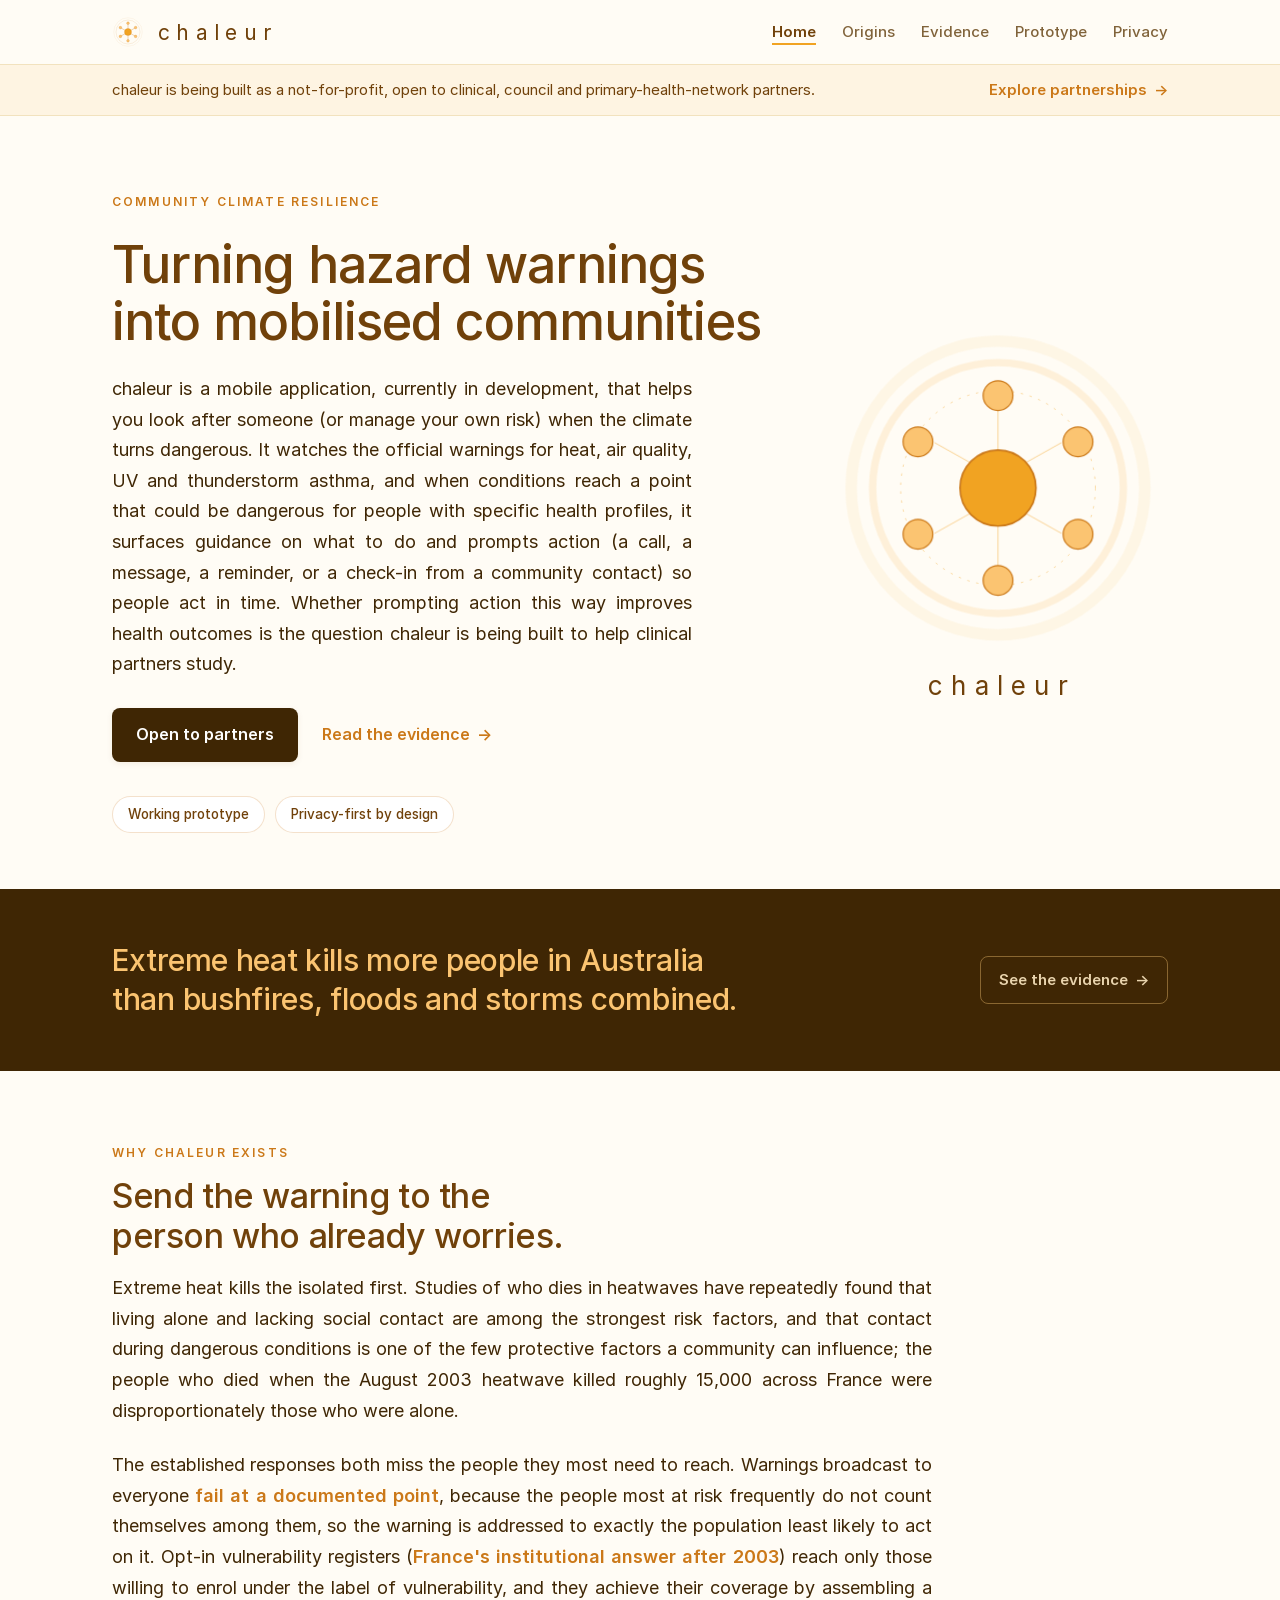
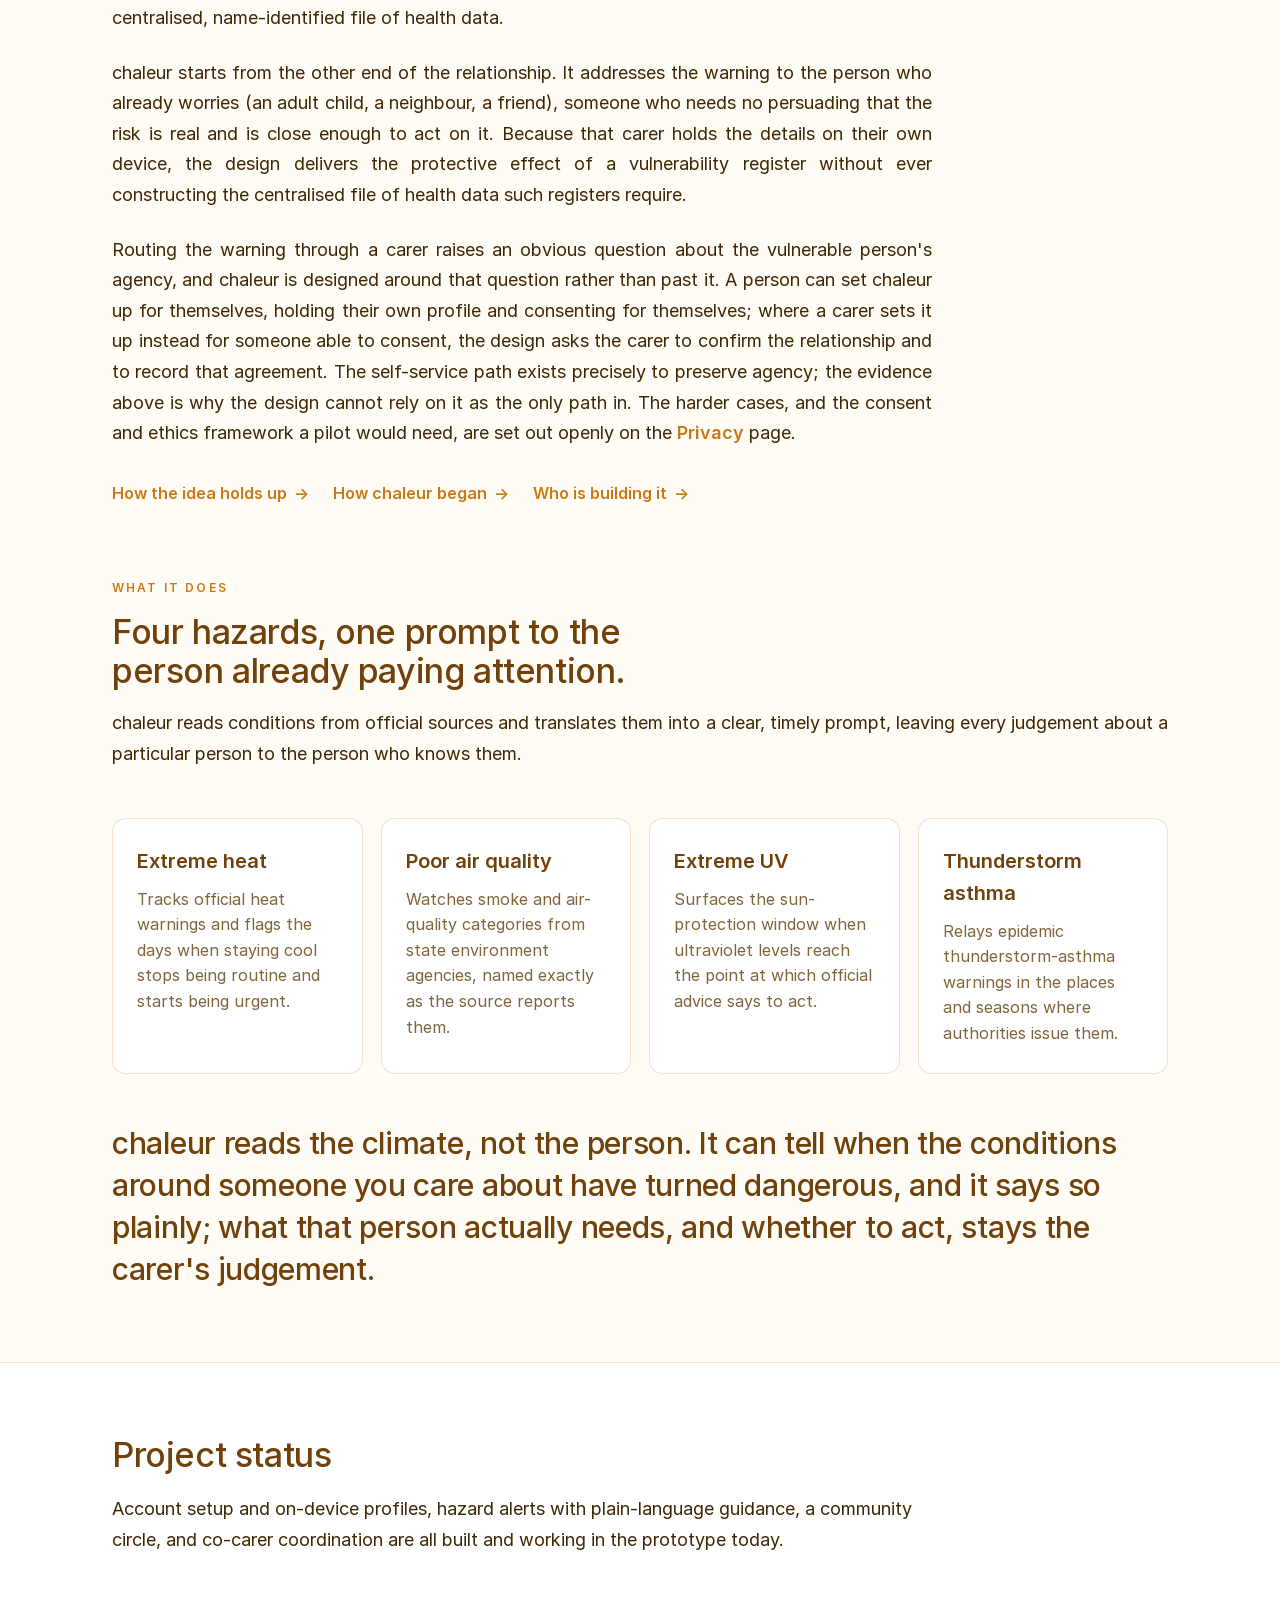
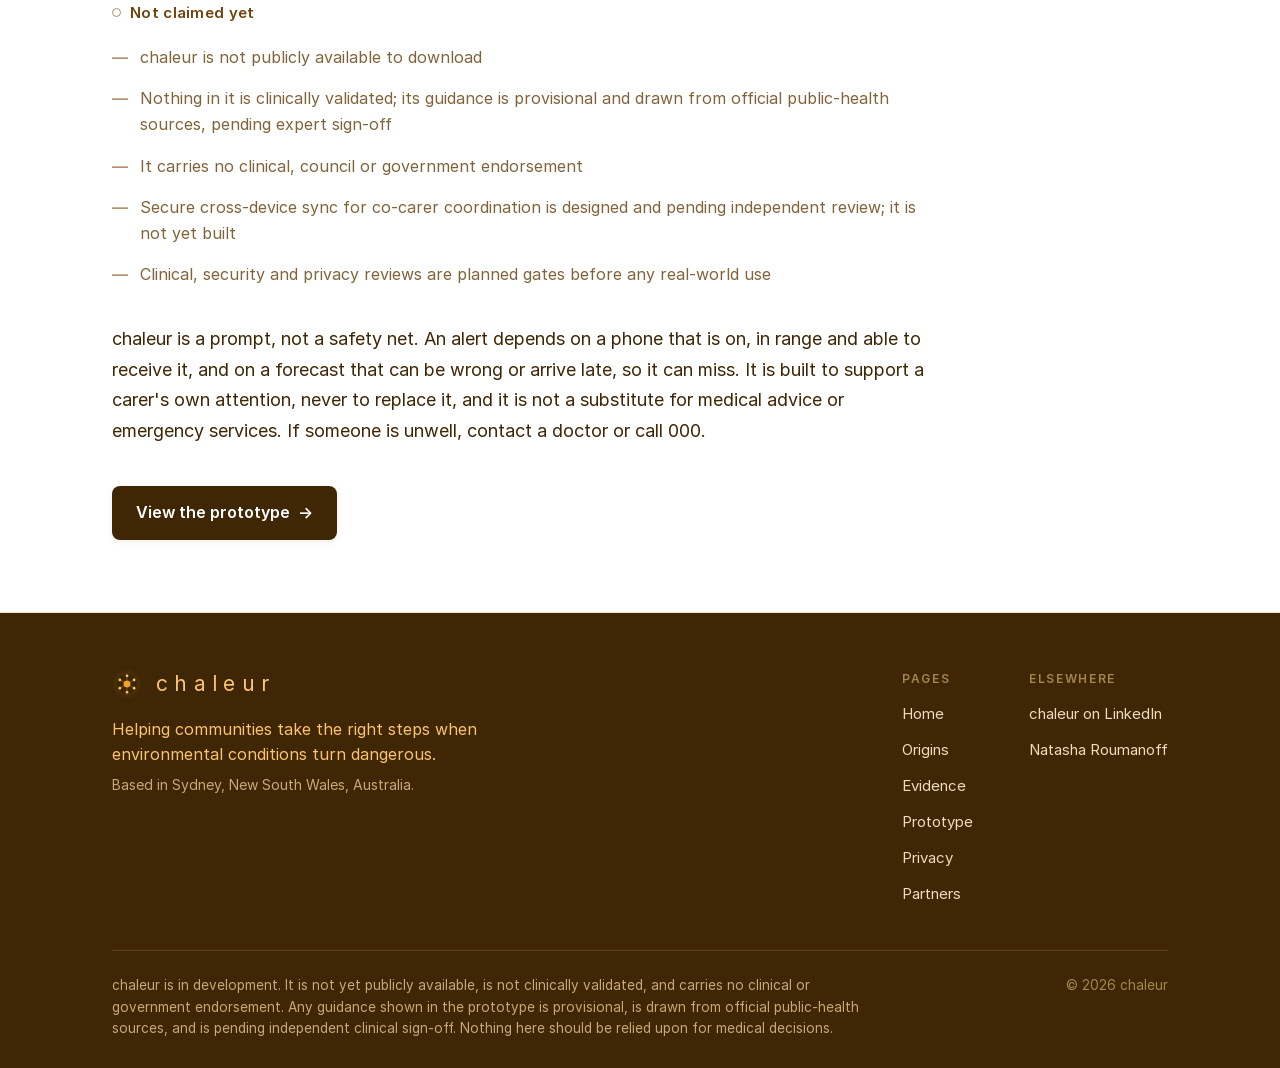
<file: index.html>
<!DOCTYPE html>
<html lang="en-AU">
<head>
<meta charset="utf-8">
<meta name="viewport" content="width=device-width, initial-scale=1">
<title>chaleur — turning hazard warnings into mobilised communities</title>
<link rel="icon" href="assets/favicon.svg" type="image/svg+xml">
<link rel="stylesheet" href="assets/site.css">
</head>
<body>

<a href="#main" class="is-skip" style="position:absolute;left:16px;top:-64px;z-index:200;background:var(--richest-dark);color:#fff;padding:11px 18px;border-radius:8px;font-size:15px;font-weight:600;text-decoration:none;transition:top .18s ease;">Skip to content</a>

<div style="min-height:100vh;display:flex;flex-direction:column;">

  <header style="position:sticky;top:0;z-index:50;background:rgba(255,252,245,0.94);border-bottom:1px solid var(--divider-soft);">
    <div style="max-width:1120px;margin:0 auto;padding:16px 32px;display:flex;align-items:center;justify-content:space-between;gap:24px;flex-wrap:wrap;">
      <a href="index.html" aria-label="chaleur home" style="display:inline-flex;align-items:center;gap:12px;text-decoration:none;">
        <svg viewBox="0 0 400 400" width="32" height="32" aria-hidden="true" focusable="false" style="display:block;flex:none;">
          <circle cx="200" cy="200" r="178" fill="none" stroke="#CB7818" stroke-width="5" stroke-opacity="0.15"></circle><circle cx="200" cy="200" r="150" fill="none" stroke="#CB7818" stroke-width="5" stroke-opacity="0.28"></circle><g stroke="#CB7818" stroke-width="8" stroke-opacity="0.5"><line x1="200" y1="200" x2="200" y2="90"></line><line x1="200" y1="200" x2="295" y2="145"></line><line x1="200" y1="200" x2="295" y2="255"></line><line x1="200" y1="200" x2="200" y2="310"></line><line x1="200" y1="200" x2="105" y2="255"></line><line x1="200" y1="200" x2="105" y2="145"></line></g><circle cx="200" cy="200" r="44" fill="#F1A322" stroke="#CB7818" stroke-width="3"></circle>
          <circle cx="200" cy="90" r="17" fill="#FBC471" stroke="#CB7818" stroke-width="2.5"></circle>
          <circle cx="295" cy="145" r="17" fill="#FBC471" stroke="#CB7818" stroke-width="2.5"></circle>
          <circle cx="295" cy="255" r="17" fill="#FBC471" stroke="#CB7818" stroke-width="2.5"></circle>
          <circle cx="200" cy="310" r="17" fill="#FBC471" stroke="#CB7818" stroke-width="2.5"></circle>
          <circle cx="105" cy="255" r="17" fill="#FBC471" stroke="#CB7818" stroke-width="2.5"></circle>
          <circle cx="105" cy="145" r="17" fill="#FBC471" stroke="#CB7818" stroke-width="2.5"></circle>
        </svg>
        <span style="font-family:var(--font-sans);font-weight:400;font-size:21px;letter-spacing:0.30em;color:var(--wordmark);text-transform:lowercase;line-height:1;padding-left:2px;">chaleur</span>
      </a>
      <nav aria-label="Primary" style="display:flex;align-items:center;gap:26px;flex-wrap:wrap;">
        <a href="index.html" aria-current="page" style="text-decoration:underline;text-decoration-color:var(--warmth-core);text-decoration-thickness:2px;text-underline-offset:6px;font-size:15px;font-weight:600;color:var(--wordmark);">Home</a>
        <a href="origins.html" class="h-word" style="text-decoration:none;font-size:15px;font-weight:500;color:var(--fg-muted);">Origins</a>
        <a href="evidence.html" class="h-word" style="text-decoration:none;font-size:15px;font-weight:500;color:var(--fg-muted);">Evidence</a>
        <a href="prototype.html" class="h-word" style="text-decoration:none;font-size:15px;font-weight:500;color:var(--fg-muted);">Prototype</a>
        <a href="privacy.html" class="h-word" style="text-decoration:none;font-size:15px;font-weight:500;color:var(--fg-muted);">Privacy</a>
      </nav>
    </div>
  </header>

  <aside aria-label="Partnerships" style="background:rgba(241,163,34,0.09);border-bottom:1px solid var(--divider-soft);">
    <div style="max-width:1120px;margin:0 auto;padding:13px 32px;display:flex;align-items:center;justify-content:space-between;gap:20px;flex-wrap:wrap;">
      <p style="margin:0;font-size:15px;color:var(--wordmark);">chaleur is being built as a not-for-profit, open to clinical, council and primary-health-network partners.</p>
      <a href="partners.html" class="h-word" style="display:inline-flex;align-items:center;gap:7px;flex:none;text-decoration:none;font-size:15px;font-weight:600;color:var(--amber-border);">Explore partnerships <span aria-hidden="true">→</span></a>
    </div>
  </aside>

  <main id="main" style="flex:1;">

    <section aria-labelledby="hero-h" style="max-width:1120px;margin:0 auto;padding:72px 32px 56px;">
      <div style="display:flex;gap:60px;align-items:center;flex-wrap:wrap;">
        <div style="flex:1 1 460px;min-width:300px;">
          <div style="margin-bottom:22px;">
            <span style="font-size:12px;font-weight:600;letter-spacing:0.18em;text-transform:uppercase;color:var(--amber-border);">Community climate resilience</span>
          </div>
          <h1 id="hero-h" style="margin:0 0 24px;font-weight:500;font-size:clamp(32px,4.2vw,52px);line-height:1.1;letter-spacing:-0.018em;color:var(--wordmark);text-wrap:balance;">Turning hazard warnings into mobilised communities</h1>
          <p style="margin:0 0 28px;font-size:18px;line-height:1.7;color:var(--fg);max-width:580px;">chaleur is a mobile application, currently in development, that helps you look after someone (or manage your own risk) when the climate turns dangerous. It watches the official warnings for heat, air quality, UV and thunderstorm asthma, and when conditions reach a point that could be dangerous for people with specific health profiles, it surfaces guidance on what to do and prompts action (a call, a message, a reminder, or a check-in from a community contact) so people act in time. Whether prompting action this way improves health outcomes is the question chaleur is being built to help clinical partners study.</p>
          <div style="display:flex;align-items:center;gap:24px;flex-wrap:wrap;margin-bottom:34px;">
            <a href="partners.html" class="h-btn-dark" style="display:inline-flex;align-items:center;gap:8px;background:var(--richest-dark);color:#fff;font-size:16px;font-weight:600;text-decoration:none;padding:14px 24px;border-radius:8px;box-shadow:var(--shadow-sm);transition:transform .18s ease,box-shadow .18s ease;">Open to partners</a>
            <a href="evidence.html" class="h-word" style="display:inline-flex;align-items:center;gap:7px;font-size:16px;font-weight:600;color:var(--amber-border);text-decoration:none;">Read the evidence <span aria-hidden="true">→</span></a>
          </div>
          <ul style="list-style:none;margin:0;padding:0;display:flex;flex-wrap:wrap;gap:10px;">
            <li style="font-size:13.5px;font-weight:500;color:var(--wordmark);background:var(--surface);border:1px solid var(--border-soft);border-radius:999px;padding:7px 15px;">Working prototype</li>
            <li style="font-size:13.5px;font-weight:500;color:var(--wordmark);background:var(--surface);border:1px solid var(--border-soft);border-radius:999px;padding:7px 15px;">Privacy-first by design</li>
          </ul>
        </div>
        <div style="flex:0 1 340px;min-width:280px;display:flex;flex-direction:column;align-items:center;gap:20px;">
          <div style="width:min(330px,80vw);">
            <svg viewBox="0 0 400 400" width="100%" role="img" aria-label="The chaleur mark: a central point connected outward to six surrounding points, representing a care network." style="display:block;">
              <circle class="ch-halo" cx="200" cy="200" r="178" fill="none" stroke="#F1A322" stroke-width="14" stroke-opacity="0.07" style="animation:ch-fade 900ms ease-out 200ms both;"></circle>
              <circle class="ch-halo" cx="200" cy="200" r="152" fill="none" stroke="#F1A322" stroke-width="9" stroke-opacity="0.13" style="animation:ch-fade 900ms ease-out 320ms both;"></circle>
              <circle class="ch-settle" cx="200" cy="200" r="118" fill="none" stroke="#F1A322" stroke-width="0.9" stroke-opacity="0.5" stroke-dasharray="3 8" style="transform-box:fill-box;transform-origin:center;animation:ch-fade 900ms ease-out 260ms both;"></circle>
              <g stroke="#F1A322" stroke-width="1.1" stroke-opacity="0.5">
                <line class="ch-settle" x1="200" y1="154" x2="200" y2="103" style="animation:ch-fade 700ms ease-out 720ms both;"></line>
                <line class="ch-settle" x1="227" y1="173" x2="277" y2="145" style="animation:ch-fade 700ms ease-out 760ms both;"></line>
                <line class="ch-settle" x1="227" y1="227" x2="277" y2="255" style="animation:ch-fade 700ms ease-out 800ms both;"></line>
                <line class="ch-settle" x1="200" y1="246" x2="200" y2="297" style="animation:ch-fade 700ms ease-out 760ms both;"></line>
                <line class="ch-settle" x1="173" y1="227" x2="123" y2="255" style="animation:ch-fade 700ms ease-out 800ms both;"></line>
                <line class="ch-settle" x1="173" y1="173" x2="123" y2="145" style="animation:ch-fade 700ms ease-out 760ms both;"></line>
              </g>
              <circle class="ch-settle" cx="200" cy="200" r="46" fill="#F1A322" stroke="#CB7818" stroke-width="2" style="transform-box:fill-box;transform-origin:center;animation:ch-settle 820ms cubic-bezier(.2,.7,.2,1) 120ms both;"></circle>
              <circle class="ch-settle" cx="200" cy="88" r="18" fill="#FBC471" stroke="#CB7818" stroke-width="1.5" style="transform-box:fill-box;transform-origin:center;animation:ch-settle 760ms cubic-bezier(.2,.7,.2,1) 340ms both;"></circle>
              <circle class="ch-settle" cx="297" cy="144" r="18" fill="#FBC471" stroke="#CB7818" stroke-width="1.5" style="transform-box:fill-box;transform-origin:center;animation:ch-settle 760ms cubic-bezier(.2,.7,.2,1) 400ms both;"></circle>
              <circle class="ch-settle" cx="297" cy="256" r="18" fill="#FBC471" stroke="#CB7818" stroke-width="1.5" style="transform-box:fill-box;transform-origin:center;animation:ch-settle 760ms cubic-bezier(.2,.7,.2,1) 460ms both;"></circle>
              <circle class="ch-settle" cx="200" cy="312" r="18" fill="#FBC471" stroke="#CB7818" stroke-width="1.5" style="transform-box:fill-box;transform-origin:center;animation:ch-settle 760ms cubic-bezier(.2,.7,.2,1) 520ms both;"></circle>
              <circle class="ch-settle" cx="103" cy="256" r="18" fill="#FBC471" stroke="#CB7818" stroke-width="1.5" style="transform-box:fill-box;transform-origin:center;animation:ch-settle 760ms cubic-bezier(.2,.7,.2,1) 580ms both;"></circle>
              <circle class="ch-settle" cx="103" cy="144" r="18" fill="#FBC471" stroke="#CB7818" stroke-width="1.5" style="transform-box:fill-box;transform-origin:center;animation:ch-settle 760ms cubic-bezier(.2,.7,.2,1) 640ms both;"></circle>
            </svg>
          </div>
          <div style="font-family:var(--font-sans);font-weight:400;font-size:26px;letter-spacing:0.32em;color:var(--wordmark);text-transform:lowercase;line-height:1;padding-left:8px;">chaleur</div>
        </div>
      </div>
    </section>

    <section aria-label="Why this matters" style="background:var(--richest-dark);">
      <div style="max-width:1120px;margin:0 auto;padding:52px 32px;display:flex;gap:32px;align-items:center;flex-wrap:wrap;justify-content:space-between;">
        <p style="margin:0;text-align:left;font-weight:500;font-size:clamp(22px,2.6vw,30px);line-height:1.3;letter-spacing:-0.01em;color:var(--community-light);max-width:780px;text-wrap:balance;">Extreme heat kills more people in Australia than bushfires, floods and storms combined.</p>
        <a href="evidence.html" class="h-ghost" style="display:inline-flex;align-items:center;gap:7px;flex:none;font-size:15px;font-weight:600;color:#E9D4AE;text-decoration:none;border:1px solid rgba(250,199,117,0.4);padding:11px 18px;border-radius:8px;">See the evidence <span aria-hidden="true">→</span></a>
      </div>
    </section>

    <section aria-labelledby="why-h" style="max-width:1120px;margin:0 auto;padding:72px 32px 0;">
      <p style="font-size:12px;font-weight:600;letter-spacing:0.18em;text-transform:uppercase;color:var(--amber-border);margin:0 0 14px;">Why chaleur exists</p>
      <h2 id="why-h" style="margin:0 0 18px;font-weight:500;font-size:clamp(26px,3vw,34px);line-height:1.16;letter-spacing:-0.012em;color:var(--wordmark);max-width:780px;text-wrap:balance;">Send the warning to the person who already worries.</h2>
      <p style="margin:0 0 24px;font-size:18px;line-height:1.7;color:var(--fg);max-width:820px;">Extreme heat kills the isolated first. Studies of who dies in heatwaves have repeatedly found that living alone and lacking social contact are among the strongest risk factors, and that contact during dangerous conditions is one of the few protective factors a community can influence; the people who died when the August 2003 heatwave killed roughly 15,000 across France were disproportionately those who were alone.</p>
      <p style="margin:0 0 24px;font-size:18px;line-height:1.7;color:var(--fg);max-width:820px;">The established responses both miss the people they most need to reach. Warnings broadcast to everyone <a href="evidence.html#carer-routing" class="h-word-ul" style="color:var(--amber-border);font-weight:600;text-decoration:none;">fail at a documented point</a>, because the people most at risk frequently do not count themselves among them, so the warning is addressed to exactly the population least likely to act on it. Opt-in vulnerability registers (<a href="evidence.html#register" class="h-word-ul" style="color:var(--amber-border);font-weight:600;text-decoration:none;">France's institutional answer after 2003</a>) reach only those willing to enrol under the label of vulnerability, and they achieve their coverage by assembling a centralised, name-identified file of health data.</p>
      <p style="margin:0 0 24px;font-size:18px;line-height:1.7;color:var(--fg);max-width:820px;">chaleur starts from the other end of the relationship. It addresses the warning to the person who already worries (an adult child, a neighbour, a friend), someone who needs no persuading that the risk is real and is close enough to act on it. Because that carer holds the details on their own device, the design delivers the protective effect of a vulnerability register without ever constructing the centralised file of health data such registers require.</p>
      <p style="margin:0 0 32px;font-size:18px;line-height:1.7;color:var(--fg);max-width:820px;">Routing the warning through a carer raises an obvious question about the vulnerable person's agency, and chaleur is designed around that question rather than past it. A person can set chaleur up for themselves, holding their own profile and consenting for themselves; where a carer sets it up instead for someone able to consent, the design asks the carer to confirm the relationship and to record that agreement. The self-service path exists precisely to preserve agency; the evidence above is why the design cannot rely on it as the only path in. The harder cases, and the consent and ethics framework a pilot would need, are set out openly on the <a href="privacy.html#consent" class="h-word-ul" style="color:var(--amber-border);font-weight:600;text-decoration:none;">Privacy</a> page.</p>
      <div style="display:flex;align-items:center;gap:24px;flex-wrap:wrap;">
        <a href="evidence.html#open-questions" class="h-word" style="display:inline-flex;align-items:center;gap:7px;font-size:16px;font-weight:600;color:var(--amber-border);text-decoration:none;">How the idea holds up <span aria-hidden="true">→</span></a>
        <a href="origins.html" class="h-word" style="display:inline-flex;align-items:center;gap:7px;font-size:16px;font-weight:600;color:var(--amber-border);text-decoration:none;">How chaleur began <span aria-hidden="true">→</span></a>
        <a href="origins.html#about" class="h-word" style="display:inline-flex;align-items:center;gap:7px;font-size:16px;font-weight:600;color:var(--amber-border);text-decoration:none;">Who is building it <span aria-hidden="true">→</span></a>
      </div>
    </section>

    <section aria-labelledby="does-h" style="max-width:1120px;margin:0 auto;padding:72px 32px;">
      <p style="font-size:12px;font-weight:600;letter-spacing:0.18em;text-transform:uppercase;color:var(--amber-border);margin:0 0 14px;">What it does</p>
      <h2 id="does-h" style="margin:0 0 18px;font-weight:500;font-size:clamp(26px,3vw,34px);line-height:1.16;letter-spacing:-0.012em;color:var(--wordmark);max-width:780px;text-wrap:balance;">Four hazards, one prompt to the person already paying attention.</h2>
      <p style="margin:0 0 48px;font-size:18px;line-height:1.7;color:var(--fg);">chaleur reads conditions from official sources and translates them into a clear, timely prompt, leaving every judgement about a particular person to the person who knows them.</p>
      <div style="display:grid;grid-template-columns:repeat(auto-fit,minmax(230px,1fr));gap:18px;">
        <div style="background:var(--surface);border:1px solid var(--border-soft);border-radius:14px;padding:26px 24px;">
          <h3 style="margin:0 0 10px;font-weight:600;font-size:20px;color:var(--wordmark);">Extreme heat</h3>
          <p style="margin:0;text-align:left;font-size:16px;line-height:1.6;color:var(--fg-muted);">Tracks official heat warnings and flags the days when staying cool stops being routine and starts being urgent.</p>
        </div>
        <div style="background:var(--surface);border:1px solid var(--border-soft);border-radius:14px;padding:26px 24px;">
          <h3 style="margin:0 0 10px;font-weight:600;font-size:20px;color:var(--wordmark);">Poor air quality</h3>
          <p style="margin:0;text-align:left;font-size:16px;line-height:1.6;color:var(--fg-muted);">Watches smoke and air-quality categories from state environment agencies, named exactly as the source reports them.</p>
        </div>
        <div style="background:var(--surface);border:1px solid var(--border-soft);border-radius:14px;padding:26px 24px;">
          <h3 style="margin:0 0 10px;font-weight:600;font-size:20px;color:var(--wordmark);">Extreme UV</h3>
          <p style="margin:0;text-align:left;font-size:16px;line-height:1.6;color:var(--fg-muted);">Surfaces the sun-protection window when ultraviolet levels reach the point at which official advice says to act.</p>
        </div>
        <div style="background:var(--surface);border:1px solid var(--border-soft);border-radius:14px;padding:26px 24px;">
          <h3 style="margin:0 0 10px;font-weight:600;font-size:20px;color:var(--wordmark);">Thunderstorm asthma</h3>
          <p style="margin:0;text-align:left;font-size:16px;line-height:1.6;color:var(--fg-muted);">Relays epidemic thunderstorm-asthma warnings in the places and seasons where authorities issue them.</p>
        </div>
      </div>
      <p style="margin:48px 0 0;font-size:clamp(22px,2.6vw,30px);font-weight:500;line-height:1.4;color:var(--wordmark);letter-spacing:-0.01em;text-align:left;text-wrap:pretty;">chaleur reads the climate, not the person. It can tell when the conditions around someone you care about have turned dangerous, and it says so plainly; what that person actually needs, and whether to act, stays the carer's judgement.</p>
    </section>

    <section aria-labelledby="status-h" style="background:var(--surface);border-top:1px solid var(--divider-soft);border-bottom:1px solid var(--divider-soft);">
      <div style="max-width:1120px;margin:0 auto;padding:72px 32px;">
        <h2 id="status-h" style="margin:0 0 20px;font-weight:500;font-size:clamp(26px,3vw,34px);line-height:1.16;letter-spacing:-0.012em;color:var(--wordmark);">Project status</h2>
        <p style="margin:0 0 44px;font-size:18px;line-height:1.7;color:var(--fg);max-width:820px;text-align:left;">Account setup and on-device profiles, hazard alerts with plain-language guidance, a community circle, and co-carer coordination are all built and working in the prototype today.</p>
        <div style="display:inline-flex;align-items:center;gap:9px;margin-bottom:20px;">
          <span aria-hidden="true" style="width:9px;height:9px;border-radius:50%;border:1.5px solid var(--fg-subtle);flex:none;"></span>
          <h3 style="margin:0;font-size:15px;font-weight:600;letter-spacing:0.02em;color:var(--wordmark);">Not claimed yet</h3>
        </div>
        <ul style="list-style:none;margin:0;padding:0;display:flex;flex-direction:column;gap:16px;max-width:820px;">
          <li style="display:flex;gap:12px;font-size:16px;color:var(--fg-muted);"><span aria-hidden="true" style="color:var(--fg-subtle);flex:none;font-weight:600;">—</span><span>chaleur is not publicly available to download</span></li>
          <li style="display:flex;gap:12px;font-size:16px;color:var(--fg-muted);"><span aria-hidden="true" style="color:var(--fg-subtle);flex:none;font-weight:600;">—</span><span>Nothing in it is clinically validated; its guidance is provisional and drawn from official public-health sources, pending expert sign-off</span></li>
          <li style="display:flex;gap:12px;font-size:16px;color:var(--fg-muted);"><span aria-hidden="true" style="color:var(--fg-subtle);flex:none;font-weight:600;">—</span><span>It carries no clinical, council or government endorsement</span></li>
          <li style="display:flex;gap:12px;font-size:16px;color:var(--fg-muted);"><span aria-hidden="true" style="color:var(--fg-subtle);flex:none;font-weight:600;">—</span><span>Secure cross-device sync for co-carer coordination is designed and pending independent review; it is not yet built</span></li>
          <li style="display:flex;gap:12px;font-size:16px;color:var(--fg-muted);"><span aria-hidden="true" style="color:var(--fg-subtle);flex:none;font-weight:600;">—</span><span>Clinical, security and privacy reviews are planned gates before any real-world use</span></li>
        </ul>
        <p style="margin:36px 0 0;font-size:18px;line-height:1.7;color:var(--fg);max-width:820px;text-align:left;">chaleur is a prompt, not a safety net. An alert depends on a phone that is on, in range and able to receive it, and on a forecast that can be wrong or arrive late, so it can miss. It is built to support a carer's own attention, never to replace it, and it is not a substitute for medical advice or emergency services. If someone is unwell, contact a doctor or call 000.</p>
        <div style="margin-top:40px;">
          <a href="prototype.html" class="h-btn-dark" style="display:inline-flex;align-items:center;gap:8px;background:var(--richest-dark);color:#fff;font-size:16px;font-weight:600;text-decoration:none;padding:14px 24px;border-radius:8px;box-shadow:var(--shadow-sm);transition:transform .18s ease,box-shadow .18s ease,background .18s ease;">View the prototype <span aria-hidden="true">→</span></a>
        </div>
      </div>
    </section>

  </main>

  <footer style="background:#3F2604;color:#FFFCF5;font-family:'Inter',-apple-system,BlinkMacSystemFont,'Segoe UI',Helvetica,Arial,sans-serif;">
    <div style="max-width:1120px;margin:0 auto;padding:56px 32px 28px;">
      <div style="display:flex;gap:48px;justify-content:space-between;flex-wrap:wrap;align-items:flex-start;margin-bottom:44px;">
        <div style="max-width:440px;">
          <div style="display:inline-flex;align-items:center;gap:12px;margin-bottom:18px;">
            <svg viewBox="0 0 400 400" width="30" height="30" aria-hidden="true" focusable="false" style="display:block;flex:none;">
              <circle cx="200" cy="200" r="178" fill="none" stroke="#FBC471" stroke-width="5" stroke-opacity="0.17"></circle><circle cx="200" cy="200" r="150" fill="none" stroke="#FBC471" stroke-width="5" stroke-opacity="0.3"></circle><g stroke="#FBC471" stroke-width="8" stroke-opacity="0.5"><line x1="200" y1="200" x2="200" y2="90"></line><line x1="200" y1="200" x2="295" y2="145"></line><line x1="200" y1="200" x2="295" y2="255"></line><line x1="200" y1="200" x2="200" y2="310"></line><line x1="200" y1="200" x2="105" y2="255"></line><line x1="200" y1="200" x2="105" y2="145"></line></g><circle cx="200" cy="200" r="44" fill="#F1A322" stroke="#FBC471" stroke-width="3"></circle>
              <circle cx="200" cy="90" r="17" fill="#FBC471" stroke="#FBC471" stroke-width="2"></circle>
              <circle cx="295" cy="145" r="17" fill="#FBC471" stroke="#FBC471" stroke-width="2"></circle>
              <circle cx="295" cy="255" r="17" fill="#FBC471" stroke="#FBC471" stroke-width="2"></circle>
              <circle cx="200" cy="310" r="17" fill="#FBC471" stroke="#FBC471" stroke-width="2"></circle>
              <circle cx="105" cy="255" r="17" fill="#FBC471" stroke="#FBC471" stroke-width="2"></circle>
              <circle cx="105" cy="145" r="17" fill="#FBC471" stroke="#FBC471" stroke-width="2"></circle>
            </svg>
            <span style="font-weight:400;font-size:21px;letter-spacing:0.30em;color:#FBC471;text-transform:lowercase;line-height:1;padding-left:2px;">chaleur</span>
          </div>
          <p style="margin:0 0 6px;font-size:16px;color:#FBC471;">Helping communities take the right steps when environmental conditions turn dangerous.</p>
          <p style="margin:0;font-size:14px;color:#C8A77A;">Based in Sydney, New South Wales, Australia.</p>
        </div>
        <div style="display:flex;gap:56px;flex-wrap:wrap;">
          <nav aria-label="Footer" style="display:flex;flex-direction:column;gap:12px;">
            <span style="font-size:12px;font-weight:600;letter-spacing:0.14em;text-transform:uppercase;color:#A6864F;margin-bottom:2px;">Pages</span>
            <a href="index.html" class="h-foot" style="text-decoration:none;font-size:15px;color:#EDDCBE;">Home</a>
            <a href="origins.html" class="h-foot" style="text-decoration:none;font-size:15px;color:#EDDCBE;">Origins</a>
            <a href="evidence.html" class="h-foot" style="text-decoration:none;font-size:15px;color:#EDDCBE;">Evidence</a>
            <a href="prototype.html" class="h-foot" style="text-decoration:none;font-size:15px;color:#EDDCBE;">Prototype</a>
            <a href="privacy.html" class="h-foot" style="text-decoration:none;font-size:15px;color:#EDDCBE;">Privacy</a>
            <a href="partners.html" class="h-foot" style="text-decoration:none;font-size:15px;color:#EDDCBE;">Partners</a>
          </nav>
          <nav aria-label="Elsewhere" style="display:flex;flex-direction:column;gap:12px;">
            <span style="font-size:12px;font-weight:600;letter-spacing:0.14em;text-transform:uppercase;color:#A6864F;margin-bottom:2px;">Elsewhere</span>
            <a href="https://www.linkedin.com/company/chaleur-app/" target="_blank" rel="noopener noreferrer" class="h-foot" style="text-decoration:none;font-size:15px;color:#EDDCBE;">chaleur on LinkedIn</a>
            <a href="https://www.linkedin.com/in/natasharoumanoff/" target="_blank" rel="noopener noreferrer" class="h-foot" style="text-decoration:none;font-size:15px;color:#EDDCBE;">Natasha Roumanoff</a>
          </nav>
        </div>
      </div>
      <div style="border-top:1px solid rgba(250,199,117,0.18);padding-top:24px;display:flex;gap:32px;flex-wrap:wrap;justify-content:space-between;align-items:flex-start;">
        <p style="margin:0;font-size:13.5px;line-height:1.6;color:#C8A77A;max-width:760px;">chaleur is in development. It is not yet publicly available, is not clinically validated, and carries no clinical or government endorsement. Any guidance shown in the prototype is provisional, is drawn from official public-health sources, and is pending independent clinical sign-off. Nothing here should be relied upon for medical decisions.</p>
        <p style="margin:0;font-size:13.5px;color:#A6864F;white-space:nowrap;">© 2026 chaleur</p>
      </div>
    </div>
  </footer>

</div>
<script data-goatcounter="https://chaleur.goatcounter.com/count"
        async src="//gc.zgo.at/count.js"></script>
</body>
</html>
</file>
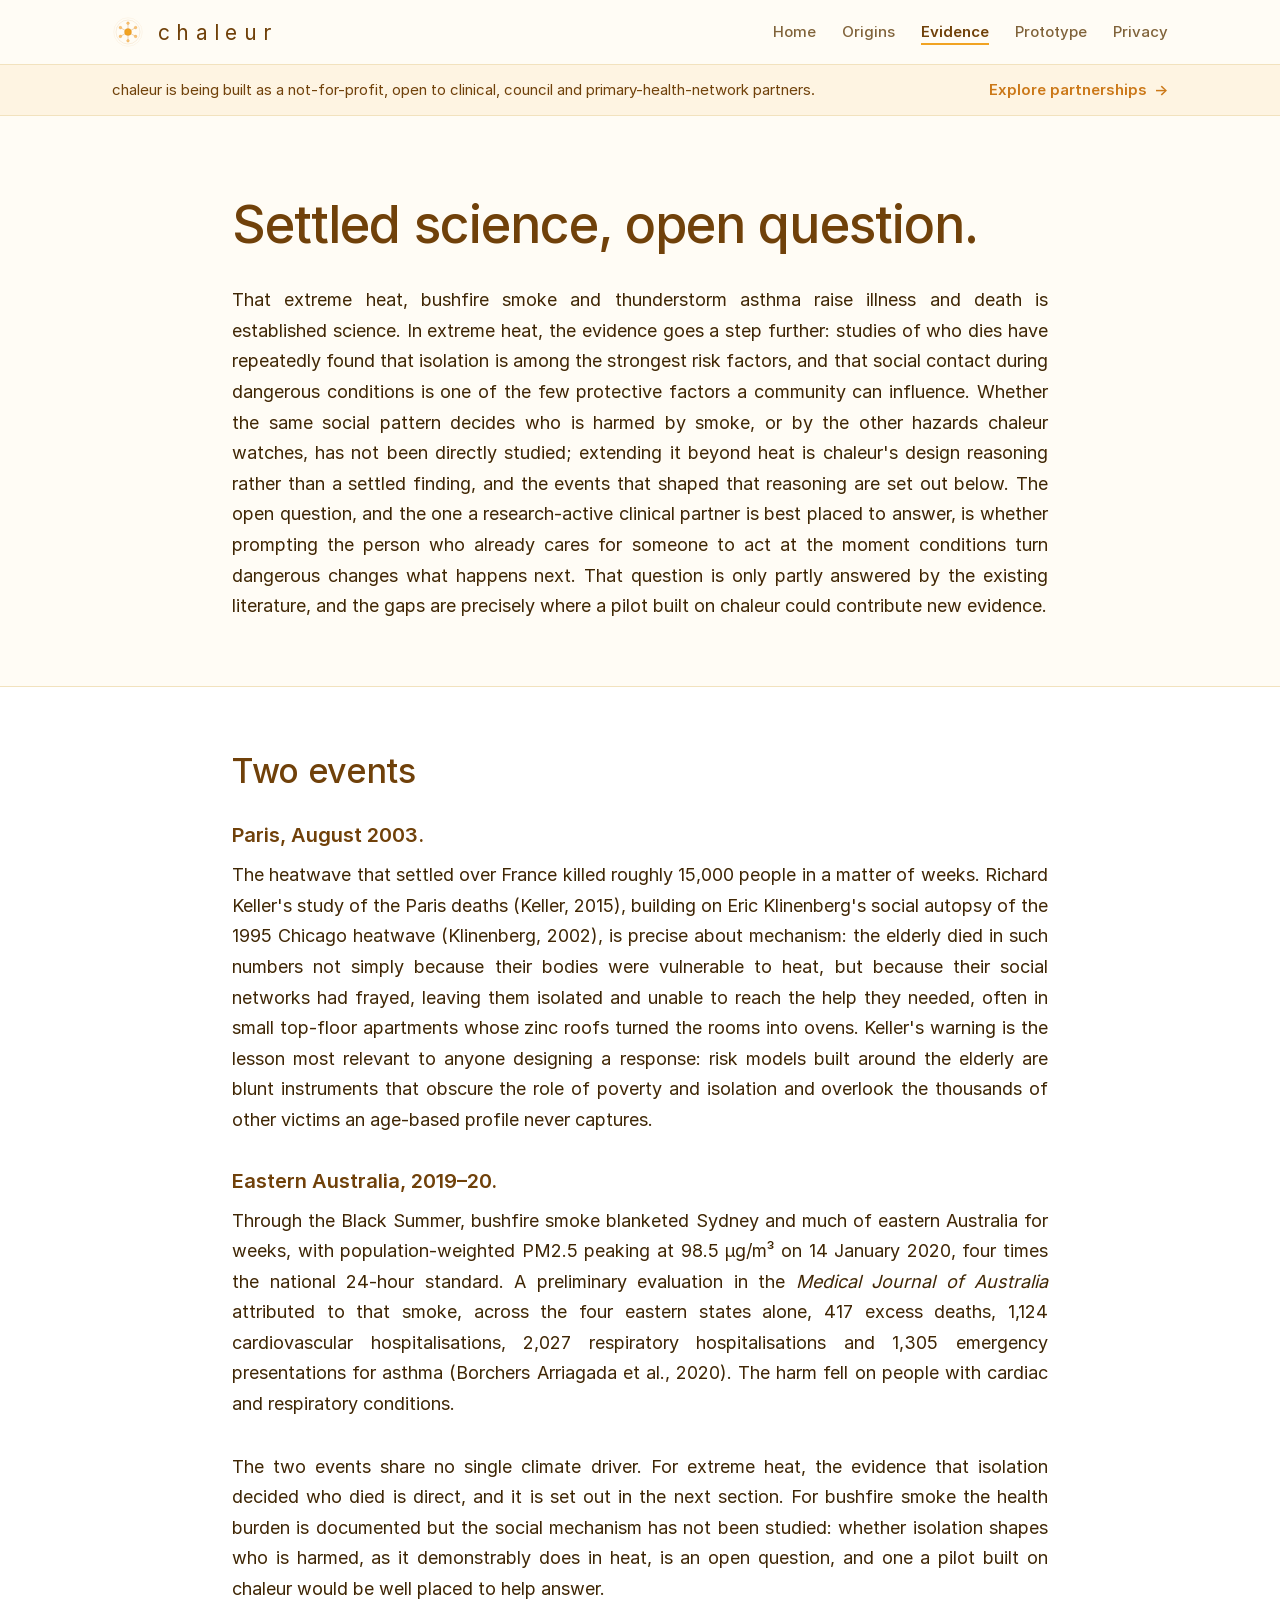
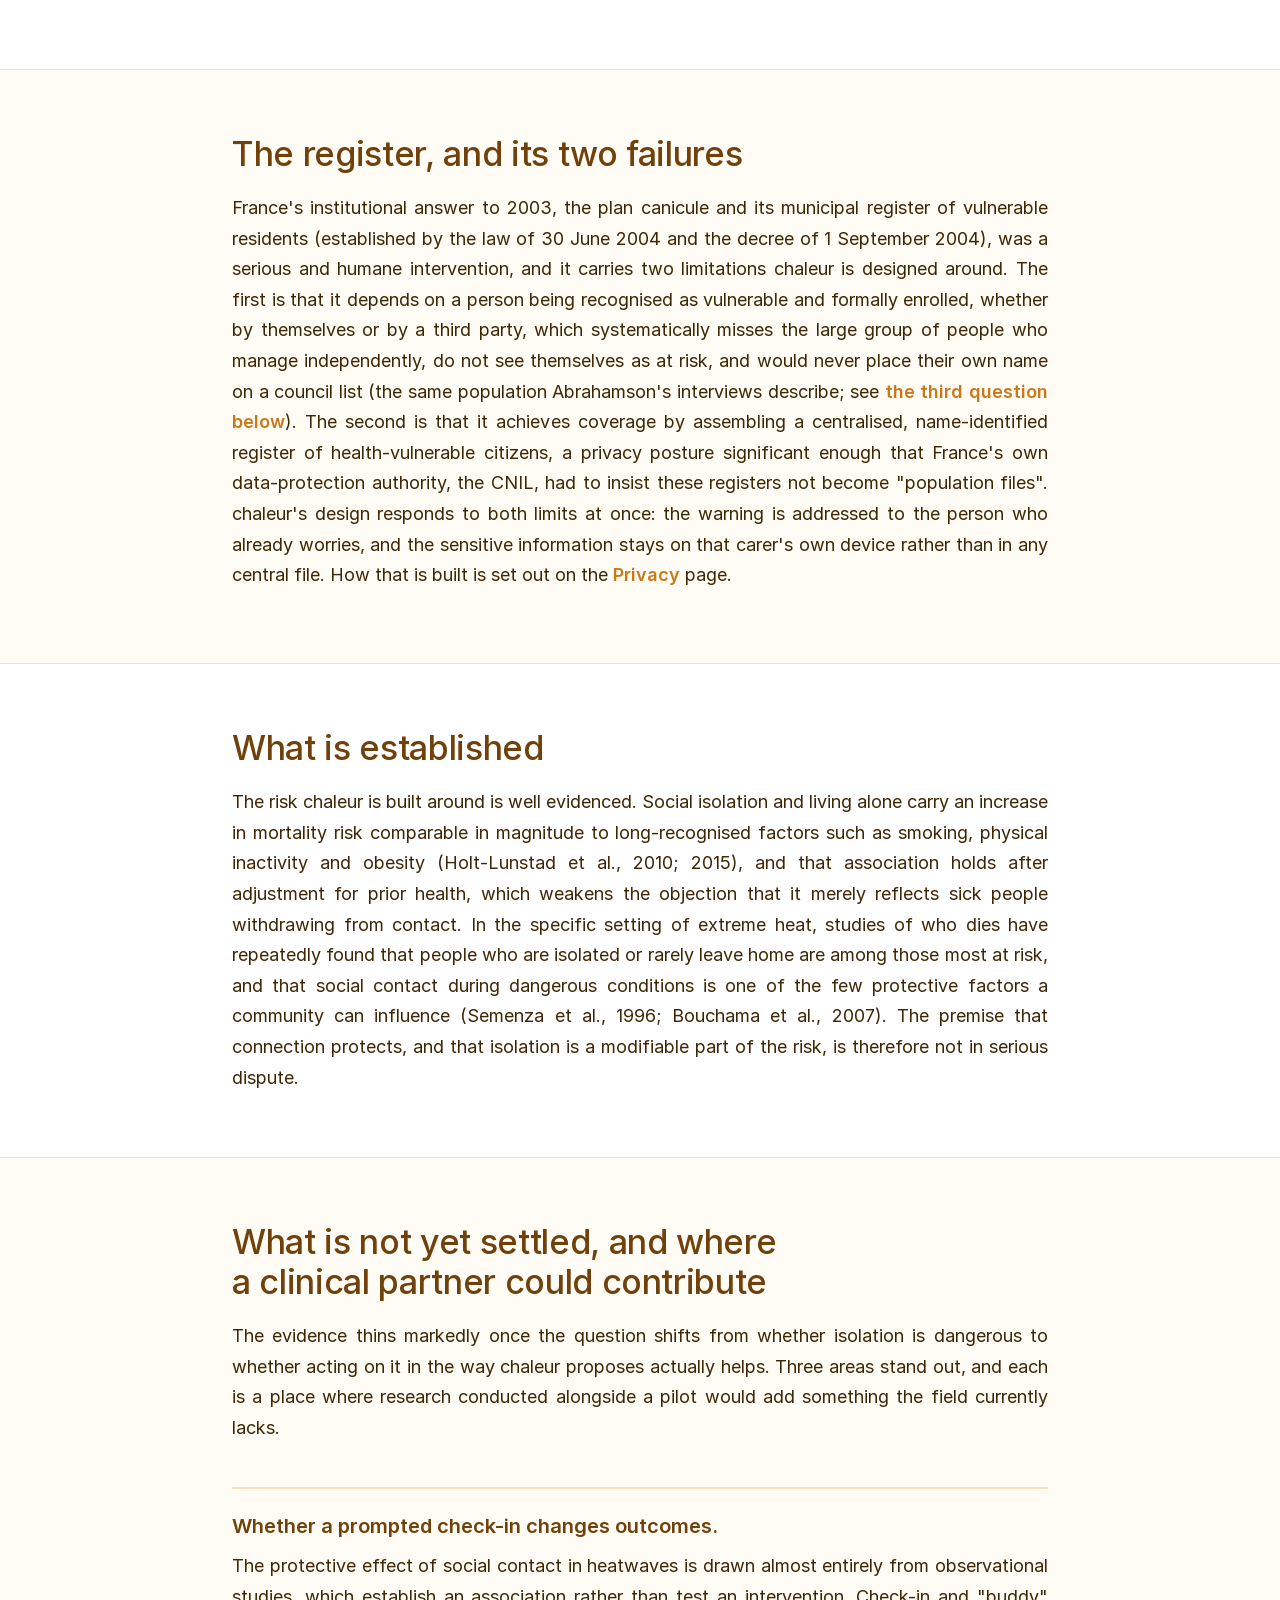
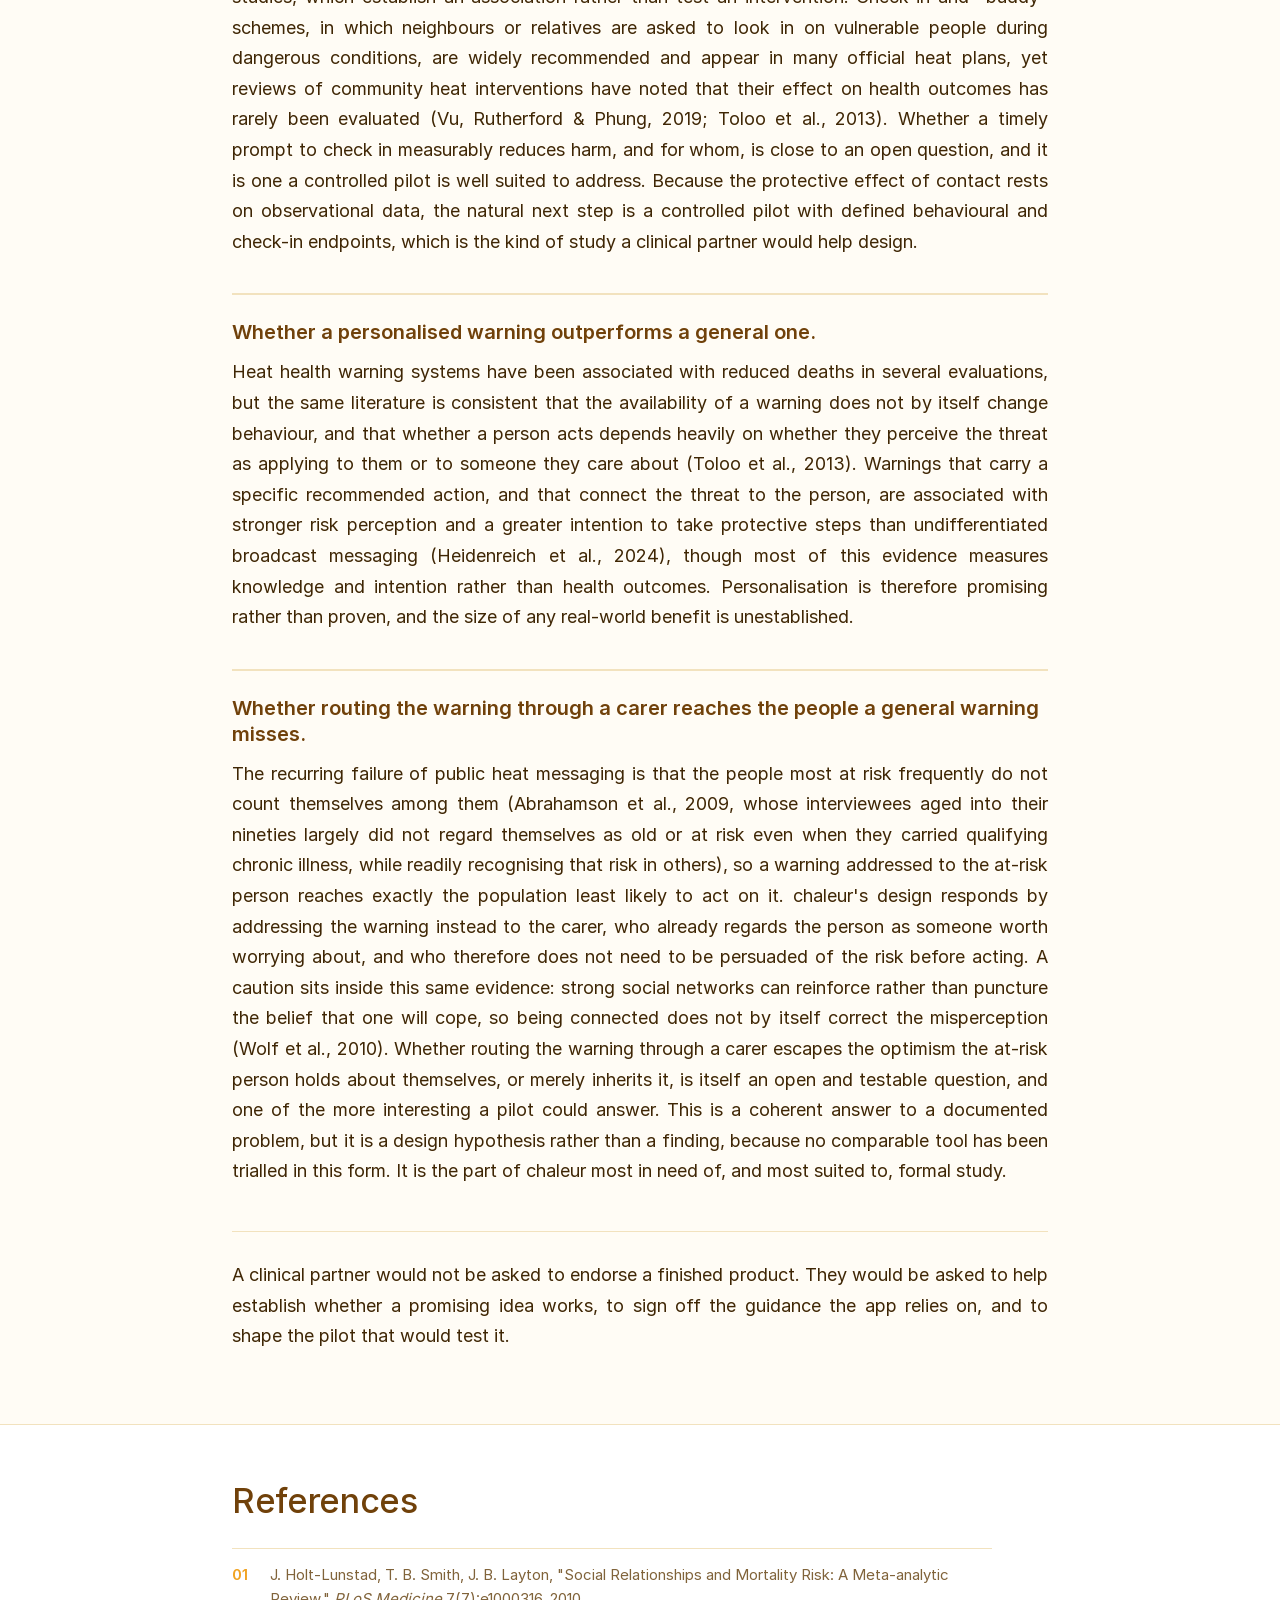
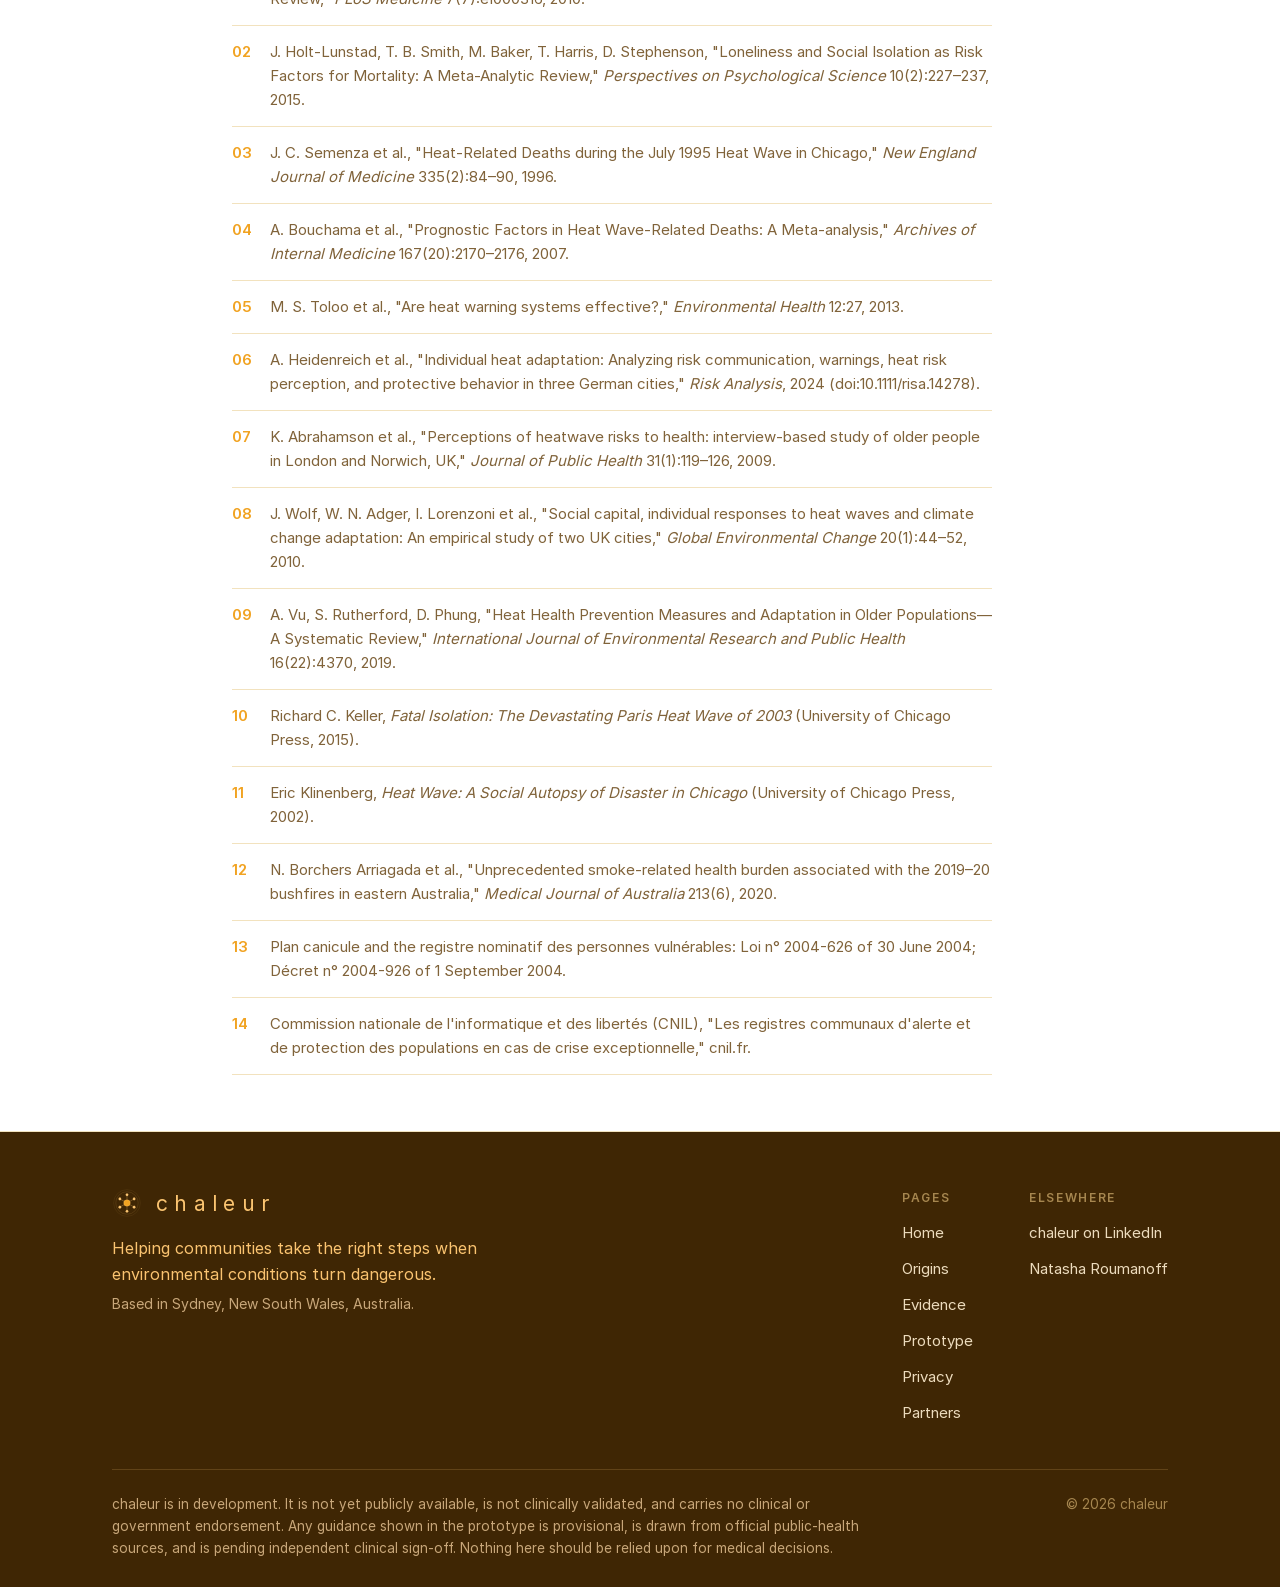
<file: evidence.html>
<!DOCTYPE html>
<html lang="en-AU">
<head>
<meta charset="utf-8">
<meta name="viewport" content="width=device-width, initial-scale=1">
<title>Evidence · chaleur</title>
<link rel="icon" href="assets/favicon.svg" type="image/svg+xml">
<link rel="stylesheet" href="assets/site.css">
</head>
<body>

<a href="#main" class="is-skip" style="position:absolute;left:16px;top:-64px;z-index:200;background:var(--richest-dark);color:#fff;padding:11px 18px;border-radius:8px;font-size:15px;font-weight:600;text-decoration:none;transition:top .18s ease;">Skip to content</a>

<div style="min-height:100vh;display:flex;flex-direction:column;">

  <header style="position:sticky;top:0;z-index:50;background:rgba(255,252,245,0.94);border-bottom:1px solid var(--divider-soft);">
    <div style="max-width:1120px;margin:0 auto;padding:16px 32px;display:flex;align-items:center;justify-content:space-between;gap:24px;flex-wrap:wrap;">
      <a href="index.html" aria-label="chaleur home" style="display:inline-flex;align-items:center;gap:12px;text-decoration:none;">
        <svg viewBox="0 0 400 400" width="32" height="32" aria-hidden="true" focusable="false" style="display:block;flex:none;">
          <circle cx="200" cy="200" r="178" fill="none" stroke="#CB7818" stroke-width="5" stroke-opacity="0.15"></circle><circle cx="200" cy="200" r="150" fill="none" stroke="#CB7818" stroke-width="5" stroke-opacity="0.28"></circle><g stroke="#CB7818" stroke-width="8" stroke-opacity="0.5"><line x1="200" y1="200" x2="200" y2="90"></line><line x1="200" y1="200" x2="295" y2="145"></line><line x1="200" y1="200" x2="295" y2="255"></line><line x1="200" y1="200" x2="200" y2="310"></line><line x1="200" y1="200" x2="105" y2="255"></line><line x1="200" y1="200" x2="105" y2="145"></line></g><circle cx="200" cy="200" r="44" fill="#F1A322" stroke="#CB7818" stroke-width="3"></circle>
          <circle cx="200" cy="90" r="17" fill="#FBC471" stroke="#CB7818" stroke-width="2.5"></circle>
          <circle cx="295" cy="145" r="17" fill="#FBC471" stroke="#CB7818" stroke-width="2.5"></circle>
          <circle cx="295" cy="255" r="17" fill="#FBC471" stroke="#CB7818" stroke-width="2.5"></circle>
          <circle cx="200" cy="310" r="17" fill="#FBC471" stroke="#CB7818" stroke-width="2.5"></circle>
          <circle cx="105" cy="255" r="17" fill="#FBC471" stroke="#CB7818" stroke-width="2.5"></circle>
          <circle cx="105" cy="145" r="17" fill="#FBC471" stroke="#CB7818" stroke-width="2.5"></circle>
        </svg>
        <span style="font-family:var(--font-sans);font-weight:400;font-size:21px;letter-spacing:0.30em;color:var(--wordmark);text-transform:lowercase;line-height:1;padding-left:2px;">chaleur</span>
      </a>
      <nav aria-label="Primary" style="display:flex;align-items:center;gap:26px;flex-wrap:wrap;">
        <a href="index.html" class="h-word" style="text-decoration:none;font-size:15px;font-weight:500;color:var(--fg-muted);">Home</a>
        <a href="origins.html" class="h-word" style="text-decoration:none;font-size:15px;font-weight:500;color:var(--fg-muted);">Origins</a>
        <a href="evidence.html" aria-current="page" style="text-decoration:underline;text-decoration-color:var(--warmth-core);text-decoration-thickness:2px;text-underline-offset:6px;font-size:15px;font-weight:600;color:var(--wordmark);">Evidence</a>
        <a href="prototype.html" class="h-word" style="text-decoration:none;font-size:15px;font-weight:500;color:var(--fg-muted);">Prototype</a>
        <a href="privacy.html" class="h-word" style="text-decoration:none;font-size:15px;font-weight:500;color:var(--fg-muted);">Privacy</a>
      </nav>
    </div>
  </header>

  <aside aria-label="Partnerships" style="background:rgba(241,163,34,0.09);border-bottom:1px solid var(--divider-soft);">
    <div style="max-width:1120px;margin:0 auto;padding:13px 32px;display:flex;align-items:center;justify-content:space-between;gap:20px;flex-wrap:wrap;">
      <p style="margin:0;font-size:15px;color:var(--wordmark);">chaleur is being built as a not-for-profit, open to clinical, council and primary-health-network partners.</p>
      <a href="partners.html" class="h-word" style="display:inline-flex;align-items:center;gap:7px;flex:none;text-decoration:none;font-size:15px;font-weight:600;color:var(--amber-border);">Explore partnerships <span aria-hidden="true">→</span></a>
    </div>
  </aside>

  <main id="main" style="flex:1;">

    <section aria-labelledby="ev-lead" style="max-width:880px;margin:0 auto;padding:80px 32px 8px;">
      <h1 id="ev-lead" style="margin:0 0 32px;font-weight:500;font-size:clamp(32px,4.2vw,52px);line-height:1.1;letter-spacing:-0.018em;color:var(--wordmark);text-wrap:balance;">Settled science, open question.</h1>
      <p style="margin:0;font-size:18px;line-height:1.7;color:var(--fg);">That extreme heat, bushfire smoke and thunderstorm asthma raise illness and death is established science. In extreme heat, the evidence goes a step further: studies of who dies have repeatedly found that isolation is among the strongest risk factors, and that social contact during dangerous conditions is one of the few protective factors a community can influence. Whether the same social pattern decides who is harmed by smoke, or by the other hazards chaleur watches, has not been directly studied; extending it beyond heat is chaleur's design reasoning rather than a settled finding, and the events that shaped that reasoning are set out below. The open question, and the one a research-active clinical partner is best placed to answer, is whether prompting the person who already cares for someone to act at the moment conditions turn dangerous changes what happens next. That question is only partly answered by the existing literature, and the gaps are precisely where a pilot built on chaleur could contribute new evidence.</p>
    </section>

    <section aria-labelledby="ev-events" style="background:var(--surface);border-top:1px solid var(--divider-soft);border-bottom:1px solid var(--divider-soft);margin-top:56px;">
      <div style="max-width:880px;margin:0 auto;padding:64px 32px;">
        <h2 id="ev-events" style="margin:0 0 32px;font-weight:500;font-size:clamp(26px,3vw,34px);line-height:1.16;letter-spacing:-0.01em;color:var(--wordmark);">Two events</h2>
        <div style="display:flex;flex-direction:column;gap:32px;">
          <div>
            <h3 style="margin:0 0 12px;font-weight:600;font-size:20px;line-height:1.3;color:var(--wordmark);">Paris, August 2003.</h3>
            <p style="margin:0;font-size:18px;line-height:1.7;color:var(--fg);">The heatwave that settled over France killed roughly 15,000 people in a matter of weeks. Richard Keller's study of the Paris deaths (Keller, 2015), building on Eric Klinenberg's social autopsy of the 1995 Chicago heatwave (Klinenberg, 2002), is precise about mechanism: the elderly died in such numbers not simply because their bodies were vulnerable to heat, but because their social networks had frayed, leaving them isolated and unable to reach the help they needed, often in small top-floor apartments whose zinc roofs turned the rooms into ovens. Keller's warning is the lesson most relevant to anyone designing a response: risk models built around the elderly are blunt instruments that obscure the role of poverty and isolation and overlook the thousands of other victims an age-based profile never captures.</p>
          </div>
          <div>
            <h3 style="margin:0 0 12px;font-weight:600;font-size:20px;line-height:1.3;color:var(--wordmark);">Eastern Australia, 2019–20.</h3>
            <p style="margin:0;font-size:18px;line-height:1.7;color:var(--fg);">Through the Black Summer, bushfire smoke blanketed Sydney and much of eastern Australia for weeks, with population-weighted PM2.5 peaking at 98.5 µg/m³ on 14 January 2020, four times the national 24-hour standard. A preliminary evaluation in the <em>Medical Journal of Australia</em> attributed to that smoke, across the four eastern states alone, 417 excess deaths, 1,124 cardiovascular hospitalisations, 2,027 respiratory hospitalisations and 1,305 emergency presentations for asthma (Borchers Arriagada et al., 2020). The harm fell on people with cardiac and respiratory conditions.</p>
          </div>
        </div>
        <p style="margin:32px 0 0;font-size:18px;line-height:1.7;color:var(--fg);">The two events share no single climate driver. For extreme heat, the evidence that isolation decided who died is direct, and it is set out in the next section. For bushfire smoke the health burden is documented but the social mechanism has not been studied: whether isolation shapes who is harmed, as it demonstrably does in heat, is an open question, and one a pilot built on chaleur would be well placed to help answer.</p>
      </div>
    </section>

    <section id="register" aria-labelledby="ev-register" style="max-width:880px;margin:0 auto;padding:64px 32px 8px;scroll-margin-top:96px;">
      <h2 id="ev-register" style="margin:0 0 20px;font-weight:500;font-size:clamp(26px,3vw,34px);line-height:1.16;letter-spacing:-0.01em;color:var(--wordmark);text-wrap:balance;">The register, and its two failures</h2>
      <p style="margin:0;font-size:18px;line-height:1.7;color:var(--fg);">France's institutional answer to 2003, the plan canicule and its municipal register of vulnerable residents (established by the law of 30 June 2004 and the decree of 1 September 2004), was a serious and humane intervention, and it carries two limitations chaleur is designed around. The first is that it depends on a person being recognised as vulnerable and formally enrolled, whether by themselves or by a third party, which systematically misses the large group of people who manage independently, do not see themselves as at risk, and would never place their own name on a council list (the same population Abrahamson's interviews describe; see <a href="#carer-routing" class="h-word-ul" style="color:var(--amber-border);font-weight:600;text-decoration:none;">the third question below</a>). The second is that it achieves coverage by assembling a centralised, name-identified register of health-vulnerable citizens, a privacy posture significant enough that France's own data-protection authority, the CNIL, had to insist these registers not become "population files". chaleur's design responds to both limits at once: the warning is addressed to the person who already worries, and the sensitive information stays on that carer's own device rather than in any central file. How that is built is set out on the <a href="privacy.html" class="h-word-ul" style="color:var(--amber-border);font-weight:600;text-decoration:none;">Privacy</a> page.</p>
    </section>

    <section aria-labelledby="ev-est" style="background:var(--surface);border-top:1px solid var(--divider-soft);border-bottom:1px solid var(--divider-soft);margin-top:64px;">
      <div style="max-width:880px;margin:0 auto;padding:64px 32px;">
        <h2 id="ev-est" style="margin:0 0 20px;font-weight:500;font-size:clamp(26px,3vw,34px);line-height:1.16;letter-spacing:-0.01em;color:var(--wordmark);">What is established</h2>
        <p style="margin:0;font-size:18px;line-height:1.7;color:var(--fg);">The risk chaleur is built around is well evidenced. Social isolation and living alone carry an increase in mortality risk comparable in magnitude to long-recognised factors such as smoking, physical inactivity and obesity (Holt-Lunstad et al., 2010; 2015), and that association holds after adjustment for prior health, which weakens the objection that it merely reflects sick people withdrawing from contact. In the specific setting of extreme heat, studies of who dies have repeatedly found that people who are isolated or rarely leave home are among those most at risk, and that social contact during dangerous conditions is one of the few protective factors a community can influence (Semenza et al., 1996; Bouchama et al., 2007). The premise that connection protects, and that isolation is a modifiable part of the risk, is therefore not in serious dispute.</p>
      </div>
    </section>

    <section id="open-questions" aria-labelledby="ev-open" style="max-width:880px;margin:0 auto;padding:64px 32px 8px;scroll-margin-top:96px;">
      <h2 id="ev-open" style="margin:0 0 20px;font-weight:500;font-size:clamp(26px,3vw,34px);line-height:1.16;letter-spacing:-0.01em;color:var(--wordmark);text-wrap:balance;">What is not yet settled, and where a clinical partner could contribute</h2>
      <p style="margin:0 0 44px;font-size:18px;line-height:1.7;color:var(--fg);">The evidence thins markedly once the question shifts from whether isolation is dangerous to whether acting on it in the way chaleur proposes actually helps. Three areas stand out, and each is a place where research conducted alongside a pilot would add something the field currently lacks.</p>
      <div style="display:flex;flex-direction:column;gap:36px;">
        <div style="border-top:2px solid var(--divider-soft);padding-top:24px;">
          <h3 style="margin:0 0 12px;font-weight:600;font-size:20px;line-height:1.3;color:var(--wordmark);">Whether a prompted check-in changes outcomes.</h3>
          <p style="margin:0;font-size:18px;line-height:1.7;color:var(--fg);">The protective effect of social contact in heatwaves is drawn almost entirely from observational studies, which establish an association rather than test an intervention. Check-in and "buddy" schemes, in which neighbours or relatives are asked to look in on vulnerable people during dangerous conditions, are widely recommended and appear in many official heat plans, yet reviews of community heat interventions have noted that their effect on health outcomes has rarely been evaluated (Vu, Rutherford &amp; Phung, 2019; Toloo et al., 2013). Whether a timely prompt to check in measurably reduces harm, and for whom, is close to an open question, and it is one a controlled pilot is well suited to address. Because the protective effect of contact rests on observational data, the natural next step is a controlled pilot with defined behavioural and check-in endpoints, which is the kind of study a clinical partner would help design.</p>
        </div>
        <div style="border-top:2px solid var(--divider-soft);padding-top:24px;">
          <h3 style="margin:0 0 12px;font-weight:600;font-size:20px;line-height:1.3;color:var(--wordmark);">Whether a personalised warning outperforms a general one.</h3>
          <p style="margin:0;font-size:18px;line-height:1.7;color:var(--fg);">Heat health warning systems have been associated with reduced deaths in several evaluations, but the same literature is consistent that the availability of a warning does not by itself change behaviour, and that whether a person acts depends heavily on whether they perceive the threat as applying to them or to someone they care about (Toloo et al., 2013). Warnings that carry a specific recommended action, and that connect the threat to the person, are associated with stronger risk perception and a greater intention to take protective steps than undifferentiated broadcast messaging (Heidenreich et al., 2024), though most of this evidence measures knowledge and intention rather than health outcomes. Personalisation is therefore promising rather than proven, and the size of any real-world benefit is unestablished.</p>
        </div>
        <div id="carer-routing" style="border-top:2px solid var(--divider-soft);padding-top:24px;scroll-margin-top:96px;">
          <h3 style="margin:0 0 12px;font-weight:600;font-size:20px;line-height:1.3;color:var(--wordmark);">Whether routing the warning through a carer reaches the people a general warning misses.</h3>
          <p style="margin:0;font-size:18px;line-height:1.7;color:var(--fg);">The recurring failure of public heat messaging is that the people most at risk frequently do not count themselves among them (Abrahamson et al., 2009, whose interviewees aged into their nineties largely did not regard themselves as old or at risk even when they carried qualifying chronic illness, while readily recognising that risk in others), so a warning addressed to the at-risk person reaches exactly the population least likely to act on it. chaleur's design responds by addressing the warning instead to the carer, who already regards the person as someone worth worrying about, and who therefore does not need to be persuaded of the risk before acting. A caution sits inside this same evidence: strong social networks can reinforce rather than puncture the belief that one will cope, so being connected does not by itself correct the misperception (Wolf et al., 2010). Whether routing the warning through a carer escapes the optimism the at-risk person holds about themselves, or merely inherits it, is itself an open and testable question, and one of the more interesting a pilot could answer. This is a coherent answer to a documented problem, but it is a design hypothesis rather than a finding, because no comparable tool has been trialled in this form. It is the part of chaleur most in need of, and most suited to, formal study.</p>
        </div>
      </div>
      <p style="margin:44px 0 0;font-size:18px;line-height:1.7;color:var(--fg);border-top:1px solid var(--divider-soft);padding-top:28px;">A clinical partner would not be asked to endorse a finished product. They would be asked to help establish whether a promising idea works, to sign off the guidance the app relies on, and to shape the pilot that would test it.</p>
    </section>

    <section aria-labelledby="ev-refs" style="background:var(--surface);border-top:1px solid var(--divider-soft);border-bottom:1px solid var(--divider-soft);margin-top:64px;">
      <div style="max-width:880px;margin:0 auto;padding:56px 32px;">
        <h2 id="ev-refs" style="margin:0 0 28px;font-weight:500;font-size:clamp(26px,3vw,34px);line-height:1.16;letter-spacing:-0.01em;color:var(--wordmark);">References</h2>
        <ol style="list-style:none;margin:0;padding:0;display:flex;flex-direction:column;counter-reset:ref;max-width:760px;">
          <li style="counter-increment:ref;display:flex;gap:16px;padding:14px 0;border-top:1px solid var(--divider-soft);font-size:15px;line-height:1.6;color:var(--fg-muted);">
            <span aria-hidden="true" style="flex:none;width:22px;font-weight:600;color:var(--warmth-core);">01</span>
            <span>J. Holt-Lunstad, T. B. Smith, J. B. Layton, "Social Relationships and Mortality Risk: A Meta-analytic Review," <em>PLoS Medicine</em> 7(7):e1000316, 2010.</span>
          </li>
          <li style="counter-increment:ref;display:flex;gap:16px;padding:14px 0;border-top:1px solid var(--divider-soft);font-size:15px;line-height:1.6;color:var(--fg-muted);">
            <span aria-hidden="true" style="flex:none;width:22px;font-weight:600;color:var(--warmth-core);">02</span>
            <span>J. Holt-Lunstad, T. B. Smith, M. Baker, T. Harris, D. Stephenson, "Loneliness and Social Isolation as Risk Factors for Mortality: A Meta-Analytic Review," <em>Perspectives on Psychological Science</em> 10(2):227–237, 2015.</span>
          </li>
          <li style="counter-increment:ref;display:flex;gap:16px;padding:14px 0;border-top:1px solid var(--divider-soft);font-size:15px;line-height:1.6;color:var(--fg-muted);">
            <span aria-hidden="true" style="flex:none;width:22px;font-weight:600;color:var(--warmth-core);">03</span>
            <span>J. C. Semenza et al., "Heat-Related Deaths during the July 1995 Heat Wave in Chicago," <em>New England Journal of Medicine</em> 335(2):84–90, 1996.</span>
          </li>
          <li style="counter-increment:ref;display:flex;gap:16px;padding:14px 0;border-top:1px solid var(--divider-soft);font-size:15px;line-height:1.6;color:var(--fg-muted);">
            <span aria-hidden="true" style="flex:none;width:22px;font-weight:600;color:var(--warmth-core);">04</span>
            <span>A. Bouchama et al., "Prognostic Factors in Heat Wave-Related Deaths: A Meta-analysis," <em>Archives of Internal Medicine</em> 167(20):2170–2176, 2007.</span>
          </li>
          <li style="counter-increment:ref;display:flex;gap:16px;padding:14px 0;border-top:1px solid var(--divider-soft);font-size:15px;line-height:1.6;color:var(--fg-muted);">
            <span aria-hidden="true" style="flex:none;width:22px;font-weight:600;color:var(--warmth-core);">05</span>
            <span>M. S. Toloo et al., "Are heat warning systems effective?," <em>Environmental Health</em> 12:27, 2013.</span>
          </li>
          <li style="counter-increment:ref;display:flex;gap:16px;padding:14px 0;border-top:1px solid var(--divider-soft);font-size:15px;line-height:1.6;color:var(--fg-muted);">
            <span aria-hidden="true" style="flex:none;width:22px;font-weight:600;color:var(--warmth-core);">06</span>
            <span>A. Heidenreich et al., "Individual heat adaptation: Analyzing risk communication, warnings, heat risk perception, and protective behavior in three German cities," <em>Risk Analysis</em>, 2024 (doi:10.1111/risa.14278).</span>
          </li>
          <li style="counter-increment:ref;display:flex;gap:16px;padding:14px 0;border-top:1px solid var(--divider-soft);font-size:15px;line-height:1.6;color:var(--fg-muted);">
            <span aria-hidden="true" style="flex:none;width:22px;font-weight:600;color:var(--warmth-core);">07</span>
            <span>K. Abrahamson et al., "Perceptions of heatwave risks to health: interview-based study of older people in London and Norwich, UK," <em>Journal of Public Health</em> 31(1):119–126, 2009.</span>
          </li>
          <li style="counter-increment:ref;display:flex;gap:16px;padding:14px 0;border-top:1px solid var(--divider-soft);font-size:15px;line-height:1.6;color:var(--fg-muted);">
            <span aria-hidden="true" style="flex:none;width:22px;font-weight:600;color:var(--warmth-core);">08</span>
            <span>J. Wolf, W. N. Adger, I. Lorenzoni et al., "Social capital, individual responses to heat waves and climate change adaptation: An empirical study of two UK cities," <em>Global Environmental Change</em> 20(1):44–52, 2010.</span>
          </li>
          <li style="counter-increment:ref;display:flex;gap:16px;padding:14px 0;border-top:1px solid var(--divider-soft);font-size:15px;line-height:1.6;color:var(--fg-muted);">
            <span aria-hidden="true" style="flex:none;width:22px;font-weight:600;color:var(--warmth-core);">09</span>
            <span>A. Vu, S. Rutherford, D. Phung, "Heat Health Prevention Measures and Adaptation in Older Populations—A Systematic Review," <em>International Journal of Environmental Research and Public Health</em> 16(22):4370, 2019.</span>
          </li>
          <li style="counter-increment:ref;display:flex;gap:16px;padding:14px 0;border-top:1px solid var(--divider-soft);font-size:15px;line-height:1.6;color:var(--fg-muted);">
            <span aria-hidden="true" style="flex:none;width:22px;font-weight:600;color:var(--warmth-core);">10</span>
            <span>Richard C. Keller, <em>Fatal Isolation: The Devastating Paris Heat Wave of 2003</em> (University of Chicago Press, 2015).</span>
          </li>
          <li style="counter-increment:ref;display:flex;gap:16px;padding:14px 0;border-top:1px solid var(--divider-soft);font-size:15px;line-height:1.6;color:var(--fg-muted);">
            <span aria-hidden="true" style="flex:none;width:22px;font-weight:600;color:var(--warmth-core);">11</span>
            <span>Eric Klinenberg, <em>Heat Wave: A Social Autopsy of Disaster in Chicago</em> (University of Chicago Press, 2002).</span>
          </li>
          <li style="counter-increment:ref;display:flex;gap:16px;padding:14px 0;border-top:1px solid var(--divider-soft);font-size:15px;line-height:1.6;color:var(--fg-muted);">
            <span aria-hidden="true" style="flex:none;width:22px;font-weight:600;color:var(--warmth-core);">12</span>
            <span>N. Borchers Arriagada et al., "Unprecedented smoke-related health burden associated with the 2019–20 bushfires in eastern Australia," <em>Medical Journal of Australia</em> 213(6), 2020.</span>
          </li>
          <li style="counter-increment:ref;display:flex;gap:16px;padding:14px 0;border-top:1px solid var(--divider-soft);font-size:15px;line-height:1.6;color:var(--fg-muted);">
            <span aria-hidden="true" style="flex:none;width:22px;font-weight:600;color:var(--warmth-core);">13</span>
            <span>Plan canicule and the registre nominatif des personnes vulnérables: Loi n° 2004-626 of 30 June 2004; Décret n° 2004-926 of 1 September 2004.</span>
          </li>
          <li style="counter-increment:ref;display:flex;gap:16px;padding:14px 0;border-top:1px solid var(--divider-soft);border-bottom:1px solid var(--divider-soft);font-size:15px;line-height:1.6;color:var(--fg-muted);">
            <span aria-hidden="true" style="flex:none;width:22px;font-weight:600;color:var(--warmth-core);">14</span>
            <span>Commission nationale de l'informatique et des libertés (CNIL), "Les registres communaux d'alerte et de protection des populations en cas de crise exceptionnelle," cnil.fr.</span>
          </li>
        </ol>
      </div>
    </section>

  </main>

  <footer style="background:#3F2604;color:#FFFCF5;font-family:'Inter',-apple-system,BlinkMacSystemFont,'Segoe UI',Helvetica,Arial,sans-serif;">
    <div style="max-width:1120px;margin:0 auto;padding:56px 32px 28px;">
      <div style="display:flex;gap:48px;justify-content:space-between;flex-wrap:wrap;align-items:flex-start;margin-bottom:44px;">
        <div style="max-width:440px;">
          <div style="display:inline-flex;align-items:center;gap:12px;margin-bottom:18px;">
            <svg viewBox="0 0 400 400" width="30" height="30" aria-hidden="true" focusable="false" style="display:block;flex:none;">
              <circle cx="200" cy="200" r="178" fill="none" stroke="#FBC471" stroke-width="5" stroke-opacity="0.17"></circle><circle cx="200" cy="200" r="150" fill="none" stroke="#FBC471" stroke-width="5" stroke-opacity="0.3"></circle><g stroke="#FBC471" stroke-width="8" stroke-opacity="0.5"><line x1="200" y1="200" x2="200" y2="90"></line><line x1="200" y1="200" x2="295" y2="145"></line><line x1="200" y1="200" x2="295" y2="255"></line><line x1="200" y1="200" x2="200" y2="310"></line><line x1="200" y1="200" x2="105" y2="255"></line><line x1="200" y1="200" x2="105" y2="145"></line></g><circle cx="200" cy="200" r="44" fill="#F1A322" stroke="#FBC471" stroke-width="3"></circle>
              <circle cx="200" cy="90" r="17" fill="#FBC471" stroke="#FBC471" stroke-width="2"></circle>
              <circle cx="295" cy="145" r="17" fill="#FBC471" stroke="#FBC471" stroke-width="2"></circle>
              <circle cx="295" cy="255" r="17" fill="#FBC471" stroke="#FBC471" stroke-width="2"></circle>
              <circle cx="200" cy="310" r="17" fill="#FBC471" stroke="#FBC471" stroke-width="2"></circle>
              <circle cx="105" cy="255" r="17" fill="#FBC471" stroke="#FBC471" stroke-width="2"></circle>
              <circle cx="105" cy="145" r="17" fill="#FBC471" stroke="#FBC471" stroke-width="2"></circle>
            </svg>
            <span style="font-weight:400;font-size:21px;letter-spacing:0.30em;color:#FBC471;text-transform:lowercase;line-height:1;padding-left:2px;">chaleur</span>
          </div>
          <p style="margin:0 0 6px;font-size:16px;color:#FBC471;">Helping communities take the right steps when environmental conditions turn dangerous.</p>
          <p style="margin:0;font-size:14px;color:#C8A77A;">Based in Sydney, New South Wales, Australia.</p>
        </div>
        <div style="display:flex;gap:56px;flex-wrap:wrap;">
          <nav aria-label="Footer" style="display:flex;flex-direction:column;gap:12px;">
            <span style="font-size:12px;font-weight:600;letter-spacing:0.14em;text-transform:uppercase;color:#A6864F;margin-bottom:2px;">Pages</span>
            <a href="index.html" class="h-foot" style="text-decoration:none;font-size:15px;color:#EDDCBE;">Home</a>
            <a href="origins.html" class="h-foot" style="text-decoration:none;font-size:15px;color:#EDDCBE;">Origins</a>
            <a href="evidence.html" class="h-foot" style="text-decoration:none;font-size:15px;color:#EDDCBE;">Evidence</a>
            <a href="prototype.html" class="h-foot" style="text-decoration:none;font-size:15px;color:#EDDCBE;">Prototype</a>
            <a href="privacy.html" class="h-foot" style="text-decoration:none;font-size:15px;color:#EDDCBE;">Privacy</a>
            <a href="partners.html" class="h-foot" style="text-decoration:none;font-size:15px;color:#EDDCBE;">Partners</a>
          </nav>
          <nav aria-label="Elsewhere" style="display:flex;flex-direction:column;gap:12px;">
            <span style="font-size:12px;font-weight:600;letter-spacing:0.14em;text-transform:uppercase;color:#A6864F;margin-bottom:2px;">Elsewhere</span>
            <a href="https://www.linkedin.com/company/chaleur-app/" target="_blank" rel="noopener noreferrer" class="h-foot" style="text-decoration:none;font-size:15px;color:#EDDCBE;">chaleur on LinkedIn</a>
            <a href="https://www.linkedin.com/in/natasharoumanoff/" target="_blank" rel="noopener noreferrer" class="h-foot" style="text-decoration:none;font-size:15px;color:#EDDCBE;">Natasha Roumanoff</a>
          </nav>
        </div>
      </div>
      <div style="border-top:1px solid rgba(250,199,117,0.18);padding-top:24px;display:flex;gap:32px;flex-wrap:wrap;justify-content:space-between;align-items:flex-start;">
        <p style="margin:0;font-size:13.5px;line-height:1.6;color:#C8A77A;max-width:760px;">chaleur is in development. It is not yet publicly available, is not clinically validated, and carries no clinical or government endorsement. Any guidance shown in the prototype is provisional, is drawn from official public-health sources, and is pending independent clinical sign-off. Nothing here should be relied upon for medical decisions.</p>
        <p style="margin:0;font-size:13.5px;color:#A6864F;white-space:nowrap;">© 2026 chaleur</p>
      </div>
    </div>
  </footer>

</div>
<script data-goatcounter="https://chaleur.goatcounter.com/count"
        async src="//gc.zgo.at/count.js"></script>
</body>
</html>
</file>
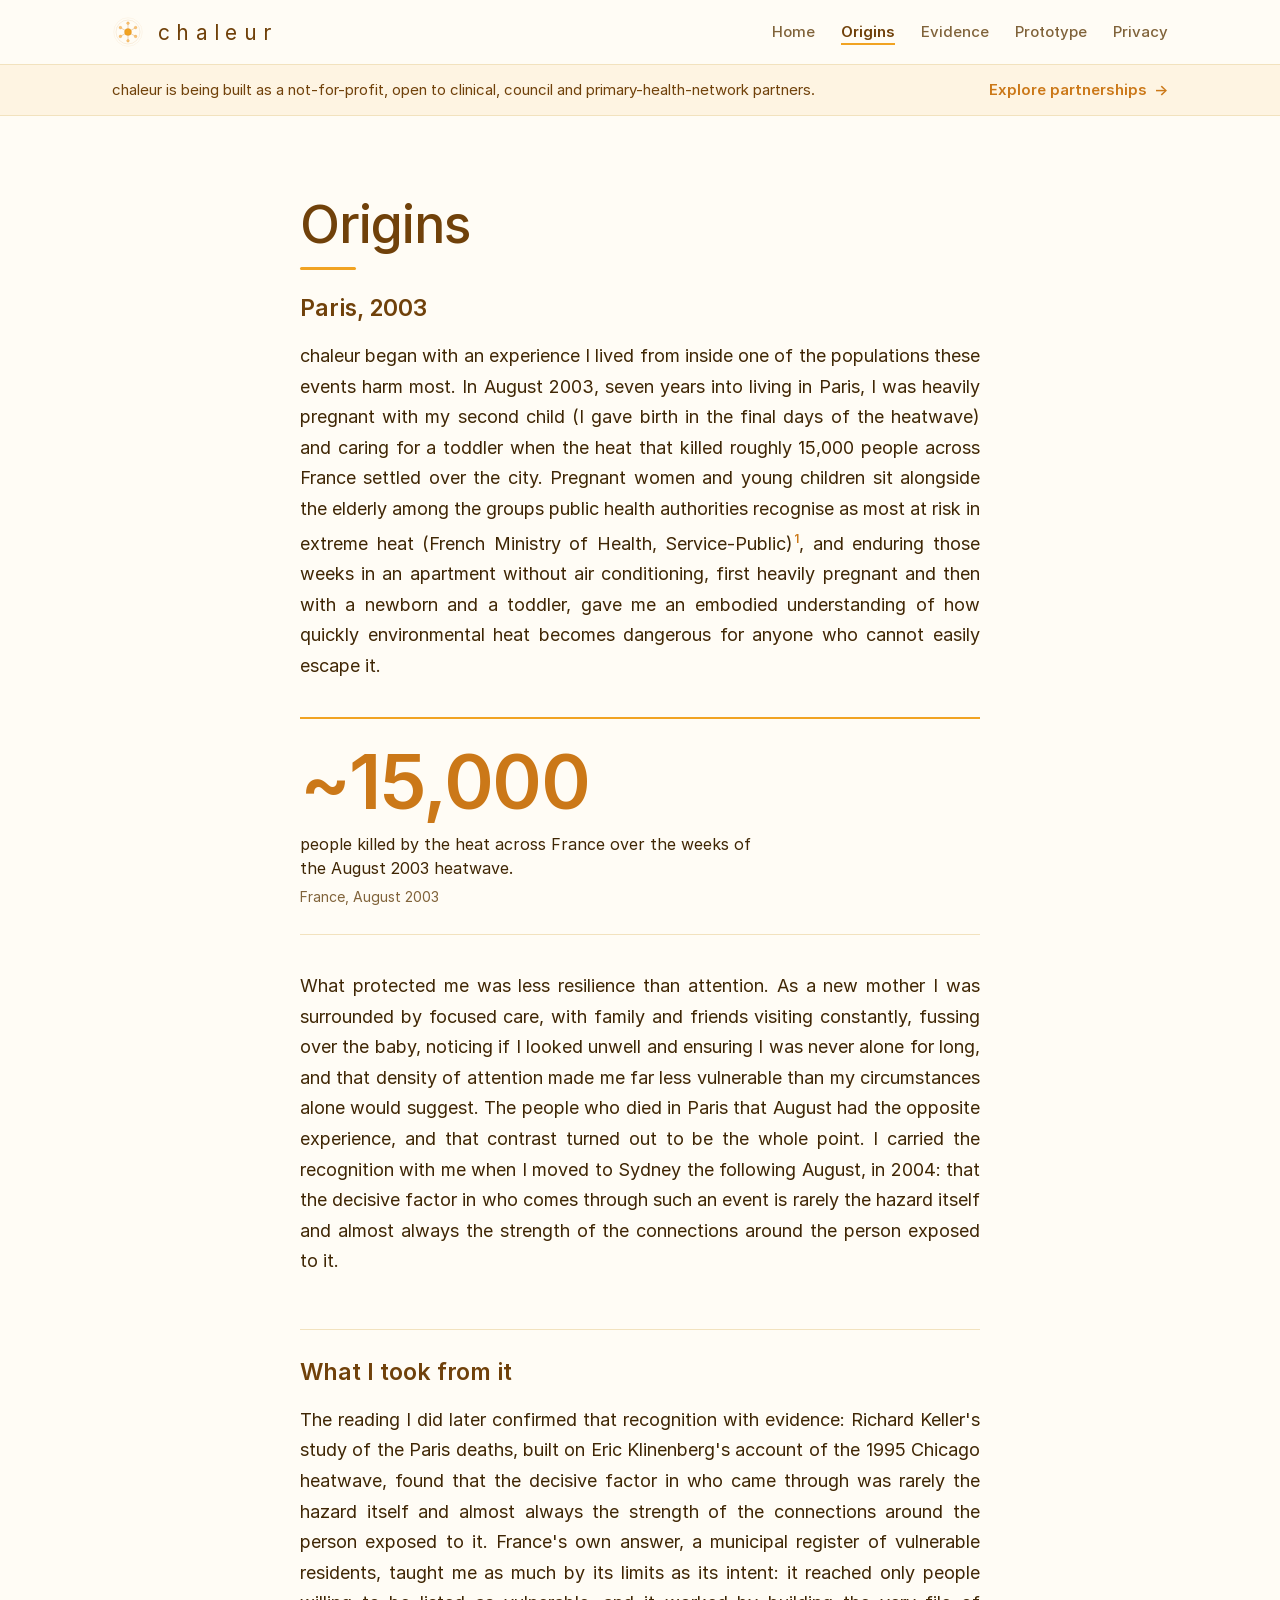
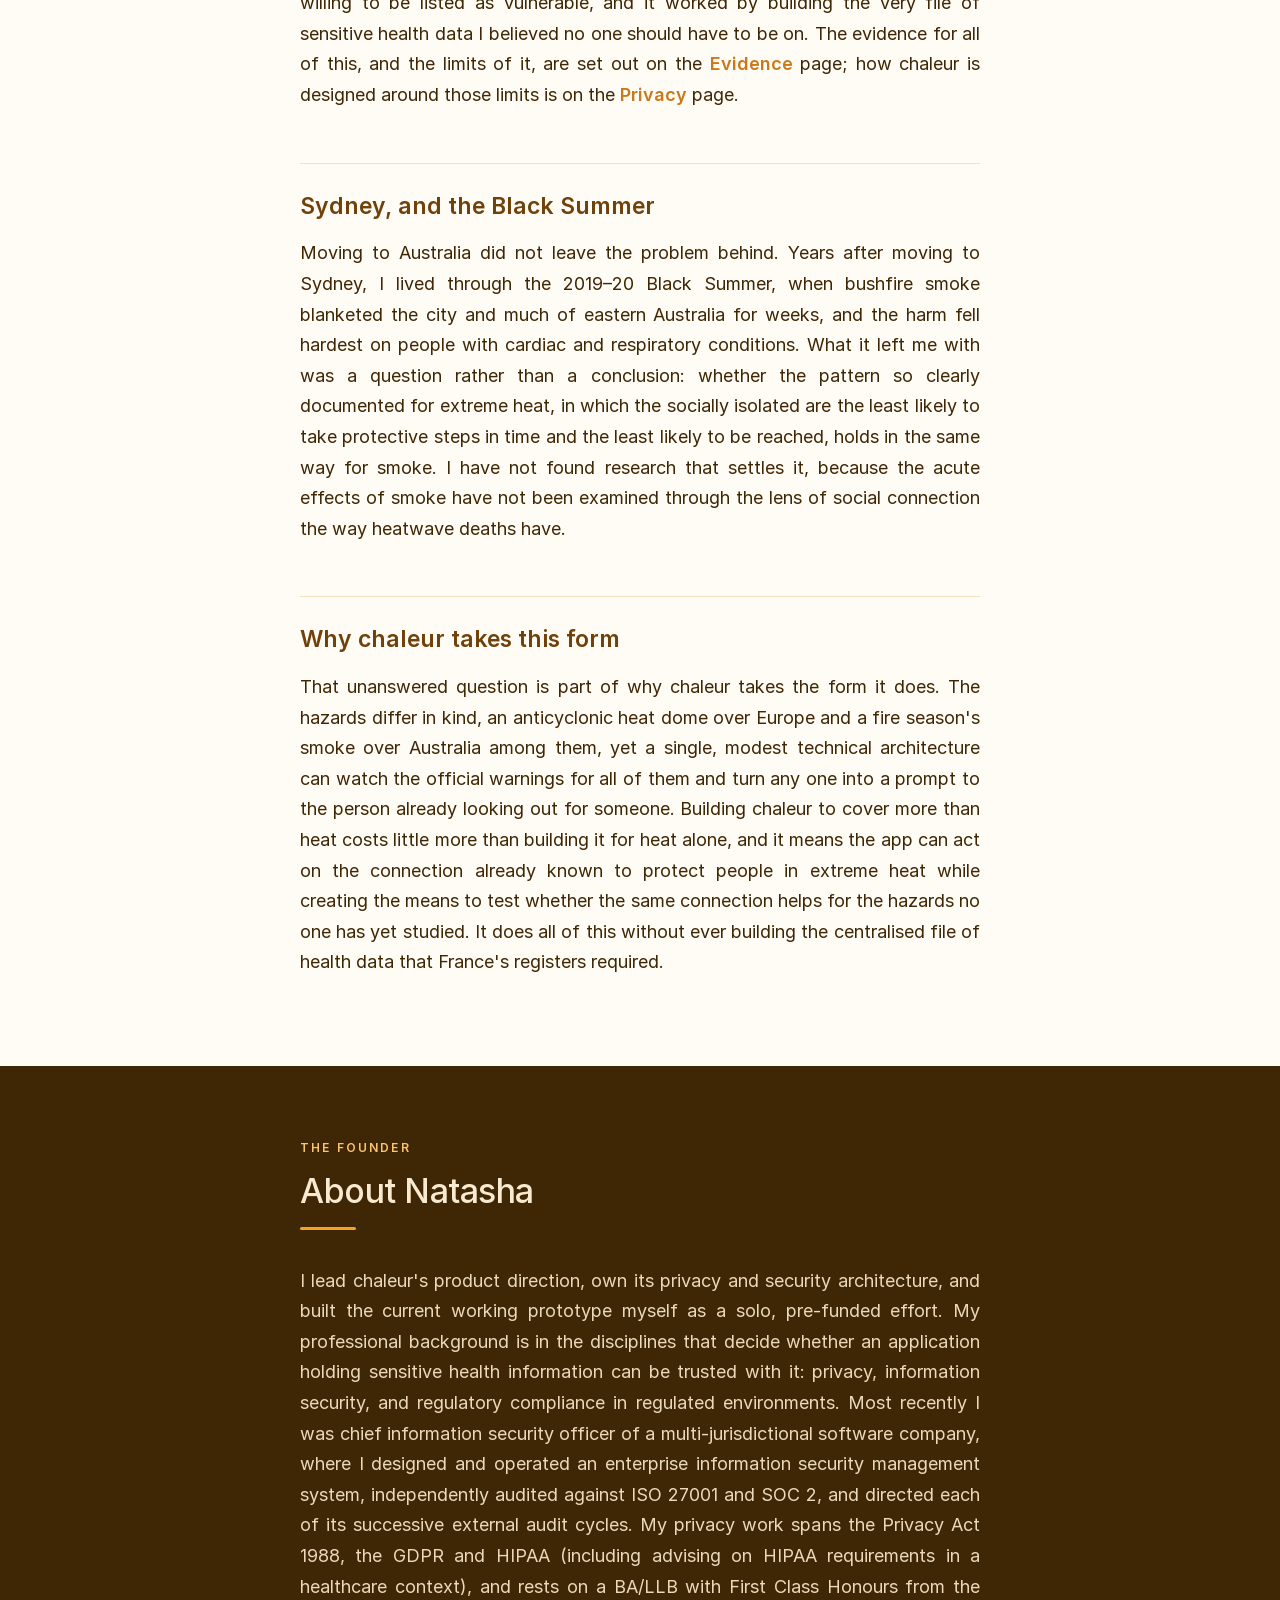
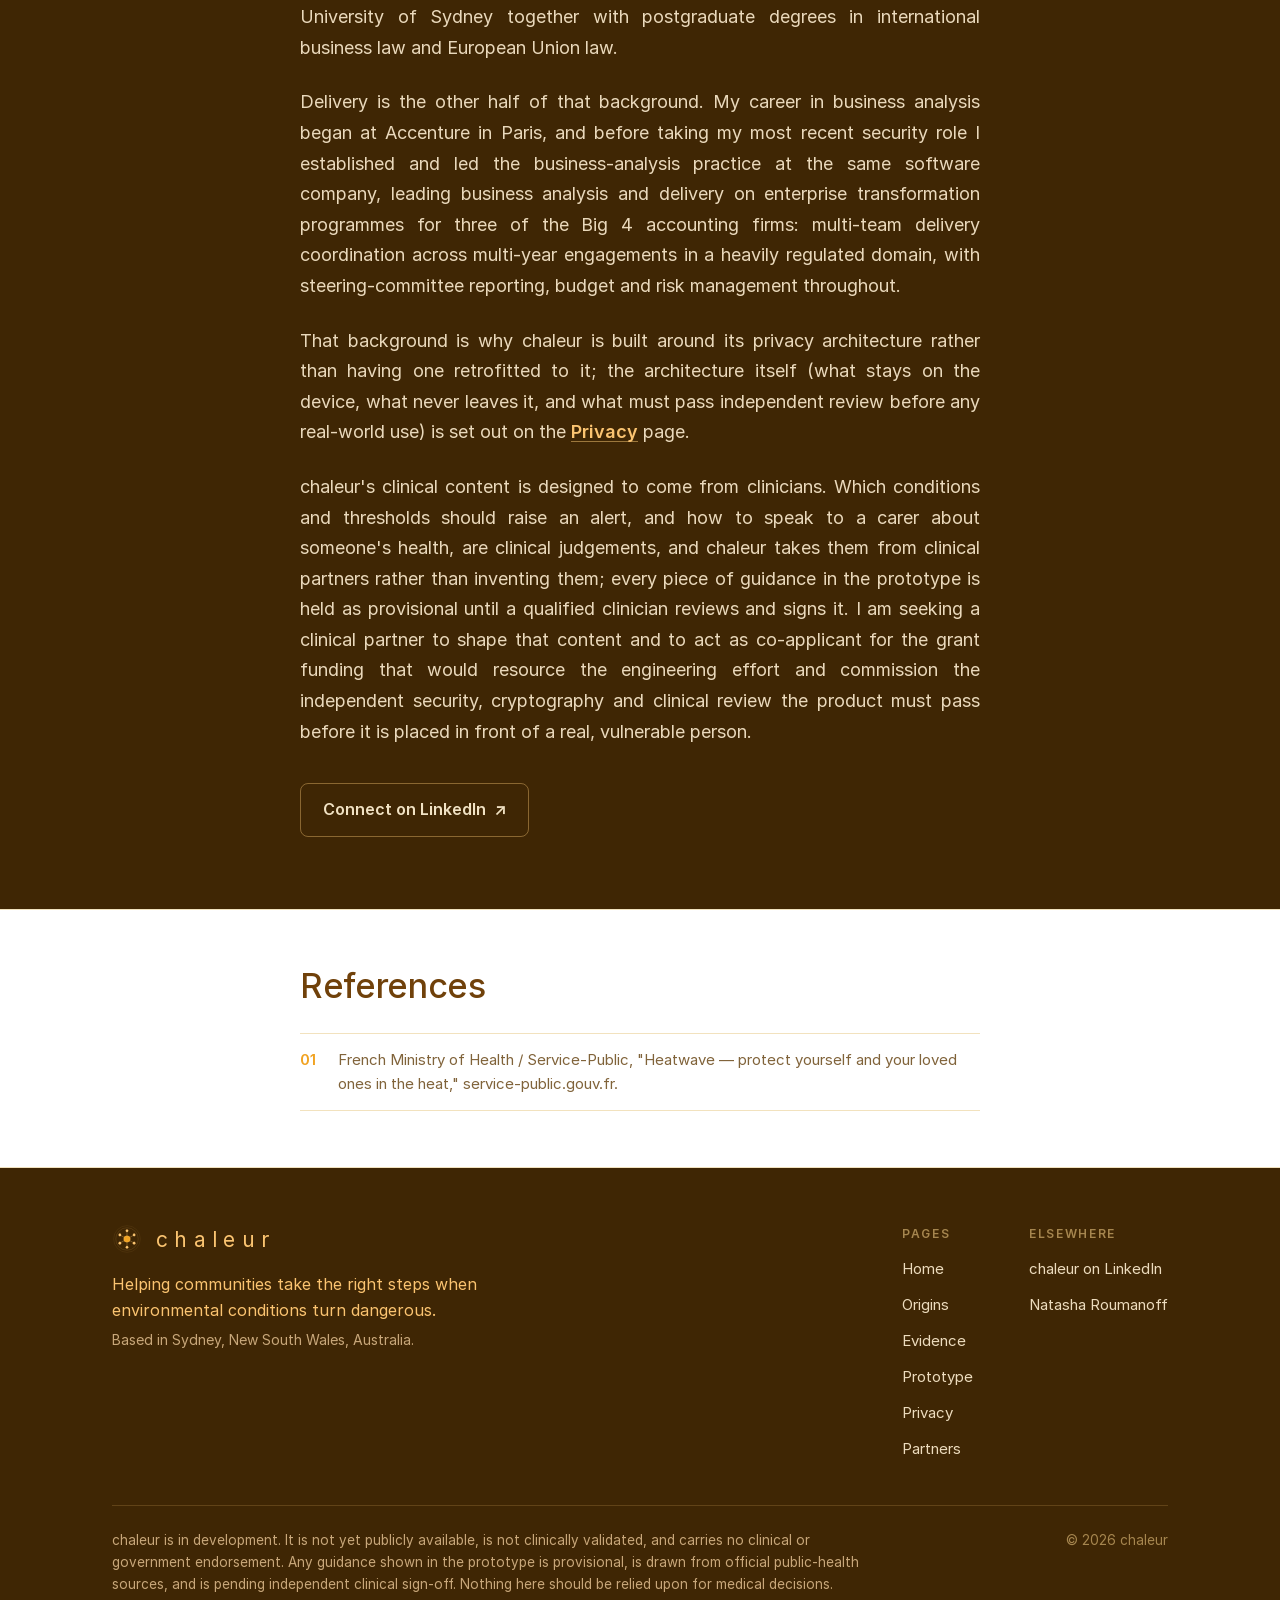
<file: origins.html>
<!DOCTYPE html>
<html lang="en-AU">
<head>
<meta charset="utf-8">
<meta name="viewport" content="width=device-width, initial-scale=1">
<title>Origins · chaleur</title>
<link rel="icon" href="assets/favicon.svg" type="image/svg+xml">
<link rel="stylesheet" href="assets/site.css">
</head>
<body>

<a href="#main" class="is-skip" style="position:absolute;left:16px;top:-64px;z-index:200;background:var(--richest-dark);color:#fff;padding:11px 18px;border-radius:8px;font-size:15px;font-weight:600;text-decoration:none;transition:top .18s ease;">Skip to content</a>

<div style="min-height:100vh;display:flex;flex-direction:column;">

  <header style="position:sticky;top:0;z-index:50;background:rgba(255,252,245,0.94);border-bottom:1px solid var(--divider-soft);">
    <div style="max-width:1120px;margin:0 auto;padding:16px 32px;display:flex;align-items:center;justify-content:space-between;gap:24px;flex-wrap:wrap;">
      <a href="index.html" aria-label="chaleur home" style="display:inline-flex;align-items:center;gap:12px;text-decoration:none;">
        <svg viewBox="0 0 400 400" width="32" height="32" aria-hidden="true" focusable="false" style="display:block;flex:none;">
          <circle cx="200" cy="200" r="178" fill="none" stroke="#CB7818" stroke-width="5" stroke-opacity="0.15"></circle><circle cx="200" cy="200" r="150" fill="none" stroke="#CB7818" stroke-width="5" stroke-opacity="0.28"></circle><g stroke="#CB7818" stroke-width="8" stroke-opacity="0.5"><line x1="200" y1="200" x2="200" y2="90"></line><line x1="200" y1="200" x2="295" y2="145"></line><line x1="200" y1="200" x2="295" y2="255"></line><line x1="200" y1="200" x2="200" y2="310"></line><line x1="200" y1="200" x2="105" y2="255"></line><line x1="200" y1="200" x2="105" y2="145"></line></g><circle cx="200" cy="200" r="44" fill="#F1A322" stroke="#CB7818" stroke-width="3"></circle>
          <circle cx="200" cy="90" r="17" fill="#FBC471" stroke="#CB7818" stroke-width="2.5"></circle>
          <circle cx="295" cy="145" r="17" fill="#FBC471" stroke="#CB7818" stroke-width="2.5"></circle>
          <circle cx="295" cy="255" r="17" fill="#FBC471" stroke="#CB7818" stroke-width="2.5"></circle>
          <circle cx="200" cy="310" r="17" fill="#FBC471" stroke="#CB7818" stroke-width="2.5"></circle>
          <circle cx="105" cy="255" r="17" fill="#FBC471" stroke="#CB7818" stroke-width="2.5"></circle>
          <circle cx="105" cy="145" r="17" fill="#FBC471" stroke="#CB7818" stroke-width="2.5"></circle>
        </svg>
        <span style="font-family:var(--font-sans);font-weight:400;font-size:21px;letter-spacing:0.30em;color:var(--wordmark);text-transform:lowercase;line-height:1;padding-left:2px;">chaleur</span>
      </a>
      <nav aria-label="Primary" style="display:flex;align-items:center;gap:26px;flex-wrap:wrap;">
        <a href="index.html" class="h-word" style="text-decoration:none;font-size:15px;font-weight:500;color:var(--fg-muted);">Home</a>
        <a href="origins.html" aria-current="page" style="text-decoration:underline;text-decoration-color:var(--warmth-core);text-decoration-thickness:2px;text-underline-offset:6px;font-size:15px;font-weight:600;color:var(--wordmark);">Origins</a>
        <a href="evidence.html" class="h-word" style="text-decoration:none;font-size:15px;font-weight:500;color:var(--fg-muted);">Evidence</a>
        <a href="prototype.html" class="h-word" style="text-decoration:none;font-size:15px;font-weight:500;color:var(--fg-muted);">Prototype</a>
        <a href="privacy.html" class="h-word" style="text-decoration:none;font-size:15px;font-weight:500;color:var(--fg-muted);">Privacy</a>
      </nav>
    </div>
  </header>

  <aside aria-label="Partnerships" style="background:rgba(241,163,34,0.09);border-bottom:1px solid var(--divider-soft);">
    <div style="max-width:1120px;margin:0 auto;padding:13px 32px;display:flex;align-items:center;justify-content:space-between;gap:20px;flex-wrap:wrap;">
      <p style="margin:0;font-size:15px;color:var(--wordmark);">chaleur is being built as a not-for-profit, open to clinical, council and primary-health-network partners.</p>
      <a href="partners.html" class="h-word" style="display:inline-flex;align-items:center;gap:7px;flex:none;text-decoration:none;font-size:15px;font-weight:600;color:var(--amber-border);">Explore partnerships <span aria-hidden="true">→</span></a>
    </div>
  </aside>

  <main id="main" style="flex:1;">

    <article>

      <section aria-labelledby="orig-h" style="max-width:744px;margin:0 auto;padding:80px 32px 24px;">
        <h1 id="orig-h" style="margin:0 0 14px;font-weight:500;font-size:clamp(32px,4.2vw,52px);line-height:1.1;letter-spacing:-0.018em;color:var(--wordmark);">Origins</h1>
        <div style="width:56px;height:3px;background:var(--warmth-core);border-radius:2px;margin:0 0 16px;"></div>

        <div style="max-width:680px;">

          <h2 style="margin:24px 0 18px;font-weight:600;font-size:clamp(20px,2.2vw,23px);line-height:1.25;color:var(--wordmark);">Paris, 2003</h2>

          <p style="margin:0 0 26px;font-size:18px;line-height:1.7;color:var(--fg);text-wrap:pretty;">chaleur began with an experience I lived from inside one of the populations these events harm most. In August 2003, seven years into living in Paris, I was heavily pregnant with my second child (I gave birth in the final days of the heatwave) and caring for a toddler when the heat that killed roughly 15,000 people across France settled over the city. Pregnant women and young children sit alongside the elderly among the groups public health authorities recognise as most at risk in extreme heat (French Ministry of Health, Service-Public)<sup><a href="#ref-1" aria-label="See reference 1" class="h-ul" style="color:var(--amber-border);font-weight:600;text-decoration:none;font-size:0.78em;padding:0 0.5px;">1</a></sup>, and enduring those weeks in an apartment without air conditioning, first heavily pregnant and then with a newborn and a toddler, gave me an embodied understanding of how quickly environmental heat becomes dangerous for anyone who cannot easily escape it.</p>

          <div role="figure" aria-label="Statistic: roughly 15,000 deaths in the 2003 France heatwave" style="margin:36px 0;padding:26px 0;border-top:2px solid var(--warmth-core);border-bottom:1px solid var(--divider-soft);">
            <div style="font-size:clamp(52px,9vw,76px);font-weight:600;line-height:0.95;letter-spacing:-0.02em;color:var(--amber-border);">~15,000</div>
            <div style="margin-top:14px;font-size:16px;line-height:1.5;color:var(--fg);max-width:480px;">people killed by the heat across France over the weeks of the August 2003 heatwave.</div>
            <div style="margin-top:6px;font-size:14px;color:var(--fg-muted);">France, August 2003</div>
          </div>

          <p style="margin:0 0 24px;font-size:18px;line-height:1.7;color:var(--fg);text-wrap:pretty;">What protected me was less resilience than attention. As a new mother I was surrounded by focused care, with family and friends visiting constantly, fussing over the baby, noticing if I looked unwell and ensuring I was never alone for long, and that density of attention made me far less vulnerable than my circumstances alone would suggest. The people who died in Paris that August had the opposite experience, and that contrast turned out to be the whole point. I carried the recognition with me when I moved to Sydney the following August, in 2004: that the decisive factor in who comes through such an event is rarely the hazard itself and almost always the strength of the connections around the person exposed to it.</p>

          <h2 style="margin:52px 0 18px;padding-top:28px;border-top:1px solid var(--divider-soft);font-weight:600;font-size:clamp(20px,2.2vw,23px);line-height:1.25;color:var(--wordmark);">What I took from it</h2>

          <p style="margin:0 0 24px;font-size:18px;line-height:1.7;color:var(--fg);text-wrap:pretty;">The reading I did later confirmed that recognition with evidence: Richard Keller's study of the Paris deaths, built on Eric Klinenberg's account of the 1995 Chicago heatwave, found that the decisive factor in who came through was rarely the hazard itself and almost always the strength of the connections around the person exposed to it. France's own answer, a municipal register of vulnerable residents, taught me as much by its limits as its intent: it reached only people willing to be listed as vulnerable, and it worked by building the very file of sensitive health data I believed no one should have to be on. The evidence for all of this, and the limits of it, are set out on the <a href="evidence.html" class="h-word-ul" style="color:var(--amber-border);font-weight:600;text-decoration:none;">Evidence</a> page; how chaleur is designed around those limits is on the <a href="privacy.html" class="h-word-ul" style="color:var(--amber-border);font-weight:600;text-decoration:none;">Privacy</a> page.</p>

          <h2 style="margin:52px 0 18px;padding-top:28px;border-top:1px solid var(--divider-soft);font-weight:600;font-size:clamp(20px,2.2vw,23px);line-height:1.25;color:var(--wordmark);">Sydney, and the Black Summer</h2>

          <p style="margin:0 0 24px;font-size:18px;line-height:1.7;color:var(--fg);text-wrap:pretty;">Moving to Australia did not leave the problem behind. Years after moving to Sydney, I lived through the 2019–20 Black Summer, when bushfire smoke blanketed the city and much of eastern Australia for weeks, and the harm fell hardest on people with cardiac and respiratory conditions. What it left me with was a question rather than a conclusion: whether the pattern so clearly documented for extreme heat, in which the socially isolated are the least likely to take protective steps in time and the least likely to be reached, holds in the same way for smoke. I have not found research that settles it, because the acute effects of smoke have not been examined through the lens of social connection the way heatwave deaths have.</p>

          <h2 style="margin:52px 0 18px;padding-top:28px;border-top:1px solid var(--divider-soft);font-weight:600;font-size:clamp(20px,2.2vw,23px);line-height:1.25;color:var(--wordmark);">Why chaleur takes this form</h2>

          <p style="margin:0;font-size:18px;line-height:1.7;color:var(--fg);text-wrap:pretty;">That unanswered question is part of why chaleur takes the form it does. The hazards differ in kind, an anticyclonic heat dome over Europe and a fire season's smoke over Australia among them, yet a single, modest technical architecture can watch the official warnings for all of them and turn any one into a prompt to the person already looking out for someone. Building chaleur to cover more than heat costs little more than building it for heat alone, and it means the app can act on the connection already known to protect people in extreme heat while creating the means to test whether the same connection helps for the hazards no one has yet studied. It does all of this without ever building the centralised file of health data that France's registers required.</p>
        </div>
      </section>

      <section id="about" aria-labelledby="about-h" style="background:var(--richest-dark);margin-top:64px;">
        <div style="max-width:744px;margin:0 auto;padding:72px 32px;">
          <p style="font-size:12px;font-weight:600;letter-spacing:0.18em;text-transform:uppercase;color:var(--community-light);margin:0 0 14px;">The founder</p>
          <h2 id="about-h" style="margin:0 0 16px;font-weight:500;font-size:clamp(26px,3vw,34px);line-height:1.16;letter-spacing:-0.014em;color:#F8EAD0;">About Natasha</h2>
          <div style="width:56px;height:3px;background:var(--warmth-core);border-radius:2px;margin:0 0 36px;"></div>
          <div style="max-width:680px;">
            <p style="margin:0 0 24px;font-size:18px;line-height:1.7;color:#EAD9BC;text-wrap:pretty;">I lead chaleur's product direction, own its privacy and security architecture, and built the current working prototype myself as a solo, pre-funded effort. My professional background is in the disciplines that decide whether an application holding sensitive health information can be trusted with it: privacy, information security, and regulatory compliance in regulated environments. Most recently I was chief information security officer of a multi-jurisdictional software company, where I designed and operated an enterprise information security management system, independently audited against ISO 27001 and SOC 2, and directed each of its successive external audit cycles. My privacy work spans the Privacy Act 1988, the GDPR and HIPAA (including advising on HIPAA requirements in a healthcare context), and rests on a BA/LLB with First Class Honours from the University of Sydney together with postgraduate degrees in international business law and European Union law.</p>

            <p style="margin:0 0 24px;font-size:18px;line-height:1.7;color:#EAD9BC;text-wrap:pretty;">Delivery is the other half of that background. My career in business analysis began at Accenture in Paris, and before taking my most recent security role I established and led the business-analysis practice at the same software company, leading business analysis and delivery on enterprise transformation programmes for three of the Big 4 accounting firms: multi-team delivery coordination across multi-year engagements in a heavily regulated domain, with steering-committee reporting, budget and risk management throughout.</p>

            <p style="margin:0 0 24px;font-size:18px;line-height:1.7;color:#EAD9BC;text-wrap:pretty;">That background is why chaleur is built around its privacy architecture rather than having one retrofitted to it; the architecture itself (what stays on the device, what never leaves it, and what must pass independent review before any real-world use) is set out on the <a href="privacy.html" class="h-ul" style="color:var(--community-light);font-weight:600;text-decoration:underline;text-decoration-color:rgba(250,199,117,0.5);text-underline-offset:3px;">Privacy</a> page.</p>

            <p style="margin:0 0 36px;font-size:18px;line-height:1.7;color:#EAD9BC;text-wrap:pretty;">chaleur's clinical content is designed to come from clinicians. Which conditions and thresholds should raise an alert, and how to speak to a carer about someone's health, are clinical judgements, and chaleur takes them from clinical partners rather than inventing them; every piece of guidance in the prototype is held as provisional until a qualified clinician reviews and signs it. I am seeking a clinical partner to shape that content and to act as co-applicant for the grant funding that would resource the engineering effort and commission the independent security, cryptography and clinical review the product must pass before it is placed in front of a real, vulnerable person.</p>

            <a href="https://www.linkedin.com/in/natasharoumanoff/" target="_blank" rel="noopener noreferrer" class="h-ghost" style="display:inline-flex;align-items:center;gap:8px;font-size:16px;font-weight:600;color:#F1E2C4;text-decoration:none;border:1px solid rgba(250,199,117,0.4);padding:13px 22px;border-radius:8px;background:transparent;transition:border-color .18s ease,background .18s ease,color .18s ease;">Connect on LinkedIn <span aria-hidden="true">↗</span></a>
          </div>
        </div>
      </section>

      <section aria-labelledby="ref-h" style="background:var(--surface);border-top:1px solid var(--divider-soft);border-bottom:1px solid var(--divider-soft);">
        <div style="max-width:744px;margin:0 auto;padding:56px 32px;">
          <h2 id="ref-h" style="margin:0 0 28px;font-weight:500;font-size:clamp(26px,3vw,34px);line-height:1.16;letter-spacing:-0.01em;color:var(--wordmark);">References</h2>
          <ol style="list-style:none;margin:0;padding:0;display:flex;flex-direction:column;counter-reset:ref;max-width:680px;">
            <li style="counter-increment:ref;display:flex;gap:16px;padding:14px 0;border-top:1px solid var(--divider-soft);border-bottom:1px solid var(--divider-soft);font-size:15px;line-height:1.6;color:var(--fg-muted);">
              <span aria-hidden="true" style="flex:none;width:22px;font-weight:600;color:var(--warmth-core);scroll-margin-top:96px;" id="ref-1">01</span>
              <span>French Ministry of Health / Service-Public, "Heatwave — protect yourself and your loved ones in the heat," service-public.gouv.fr.</span>
            </li>
          </ol>
        </div>
      </section>

    </article>

  </main>

  <footer style="background:#3F2604;color:#FFFCF5;font-family:'Inter',-apple-system,BlinkMacSystemFont,'Segoe UI',Helvetica,Arial,sans-serif;">
    <div style="max-width:1120px;margin:0 auto;padding:56px 32px 28px;">
      <div style="display:flex;gap:48px;justify-content:space-between;flex-wrap:wrap;align-items:flex-start;margin-bottom:44px;">
        <div style="max-width:440px;">
          <div style="display:inline-flex;align-items:center;gap:12px;margin-bottom:18px;">
            <svg viewBox="0 0 400 400" width="30" height="30" aria-hidden="true" focusable="false" style="display:block;flex:none;">
              <circle cx="200" cy="200" r="178" fill="none" stroke="#FBC471" stroke-width="5" stroke-opacity="0.17"></circle><circle cx="200" cy="200" r="150" fill="none" stroke="#FBC471" stroke-width="5" stroke-opacity="0.3"></circle><g stroke="#FBC471" stroke-width="8" stroke-opacity="0.5"><line x1="200" y1="200" x2="200" y2="90"></line><line x1="200" y1="200" x2="295" y2="145"></line><line x1="200" y1="200" x2="295" y2="255"></line><line x1="200" y1="200" x2="200" y2="310"></line><line x1="200" y1="200" x2="105" y2="255"></line><line x1="200" y1="200" x2="105" y2="145"></line></g><circle cx="200" cy="200" r="44" fill="#F1A322" stroke="#FBC471" stroke-width="3"></circle>
              <circle cx="200" cy="90" r="17" fill="#FBC471" stroke="#FBC471" stroke-width="2"></circle>
              <circle cx="295" cy="145" r="17" fill="#FBC471" stroke="#FBC471" stroke-width="2"></circle>
              <circle cx="295" cy="255" r="17" fill="#FBC471" stroke="#FBC471" stroke-width="2"></circle>
              <circle cx="200" cy="310" r="17" fill="#FBC471" stroke="#FBC471" stroke-width="2"></circle>
              <circle cx="105" cy="255" r="17" fill="#FBC471" stroke="#FBC471" stroke-width="2"></circle>
              <circle cx="105" cy="145" r="17" fill="#FBC471" stroke="#FBC471" stroke-width="2"></circle>
            </svg>
            <span style="font-weight:400;font-size:21px;letter-spacing:0.30em;color:#FBC471;text-transform:lowercase;line-height:1;padding-left:2px;">chaleur</span>
          </div>
          <p style="margin:0 0 6px;font-size:16px;color:#FBC471;">Helping communities take the right steps when environmental conditions turn dangerous.</p>
          <p style="margin:0;font-size:14px;color:#C8A77A;">Based in Sydney, New South Wales, Australia.</p>
        </div>
        <div style="display:flex;gap:56px;flex-wrap:wrap;">
          <nav aria-label="Footer" style="display:flex;flex-direction:column;gap:12px;">
            <span style="font-size:12px;font-weight:600;letter-spacing:0.14em;text-transform:uppercase;color:#A6864F;margin-bottom:2px;">Pages</span>
            <a href="index.html" class="h-foot" style="text-decoration:none;font-size:15px;color:#EDDCBE;">Home</a>
            <a href="origins.html" class="h-foot" style="text-decoration:none;font-size:15px;color:#EDDCBE;">Origins</a>
            <a href="evidence.html" class="h-foot" style="text-decoration:none;font-size:15px;color:#EDDCBE;">Evidence</a>
            <a href="prototype.html" class="h-foot" style="text-decoration:none;font-size:15px;color:#EDDCBE;">Prototype</a>
            <a href="privacy.html" class="h-foot" style="text-decoration:none;font-size:15px;color:#EDDCBE;">Privacy</a>
            <a href="partners.html" class="h-foot" style="text-decoration:none;font-size:15px;color:#EDDCBE;">Partners</a>
          </nav>
          <nav aria-label="Elsewhere" style="display:flex;flex-direction:column;gap:12px;">
            <span style="font-size:12px;font-weight:600;letter-spacing:0.14em;text-transform:uppercase;color:#A6864F;margin-bottom:2px;">Elsewhere</span>
            <a href="https://www.linkedin.com/company/chaleur-app/" target="_blank" rel="noopener noreferrer" class="h-foot" style="text-decoration:none;font-size:15px;color:#EDDCBE;">chaleur on LinkedIn</a>
            <a href="https://www.linkedin.com/in/natasharoumanoff/" target="_blank" rel="noopener noreferrer" class="h-foot" style="text-decoration:none;font-size:15px;color:#EDDCBE;">Natasha Roumanoff</a>
          </nav>
        </div>
      </div>
      <div style="border-top:1px solid rgba(250,199,117,0.18);padding-top:24px;display:flex;gap:32px;flex-wrap:wrap;justify-content:space-between;align-items:flex-start;">
        <p style="margin:0;font-size:13.5px;line-height:1.6;color:#C8A77A;max-width:760px;">chaleur is in development. It is not yet publicly available, is not clinically validated, and carries no clinical or government endorsement. Any guidance shown in the prototype is provisional, is drawn from official public-health sources, and is pending independent clinical sign-off. Nothing here should be relied upon for medical decisions.</p>
        <p style="margin:0;font-size:13.5px;color:#A6864F;white-space:nowrap;">© 2026 chaleur</p>
      </div>
    </div>
  </footer>

</div>
<script data-goatcounter="https://chaleur.goatcounter.com/count"
        async src="//gc.zgo.at/count.js"></script>
</body>
</html>
</file>
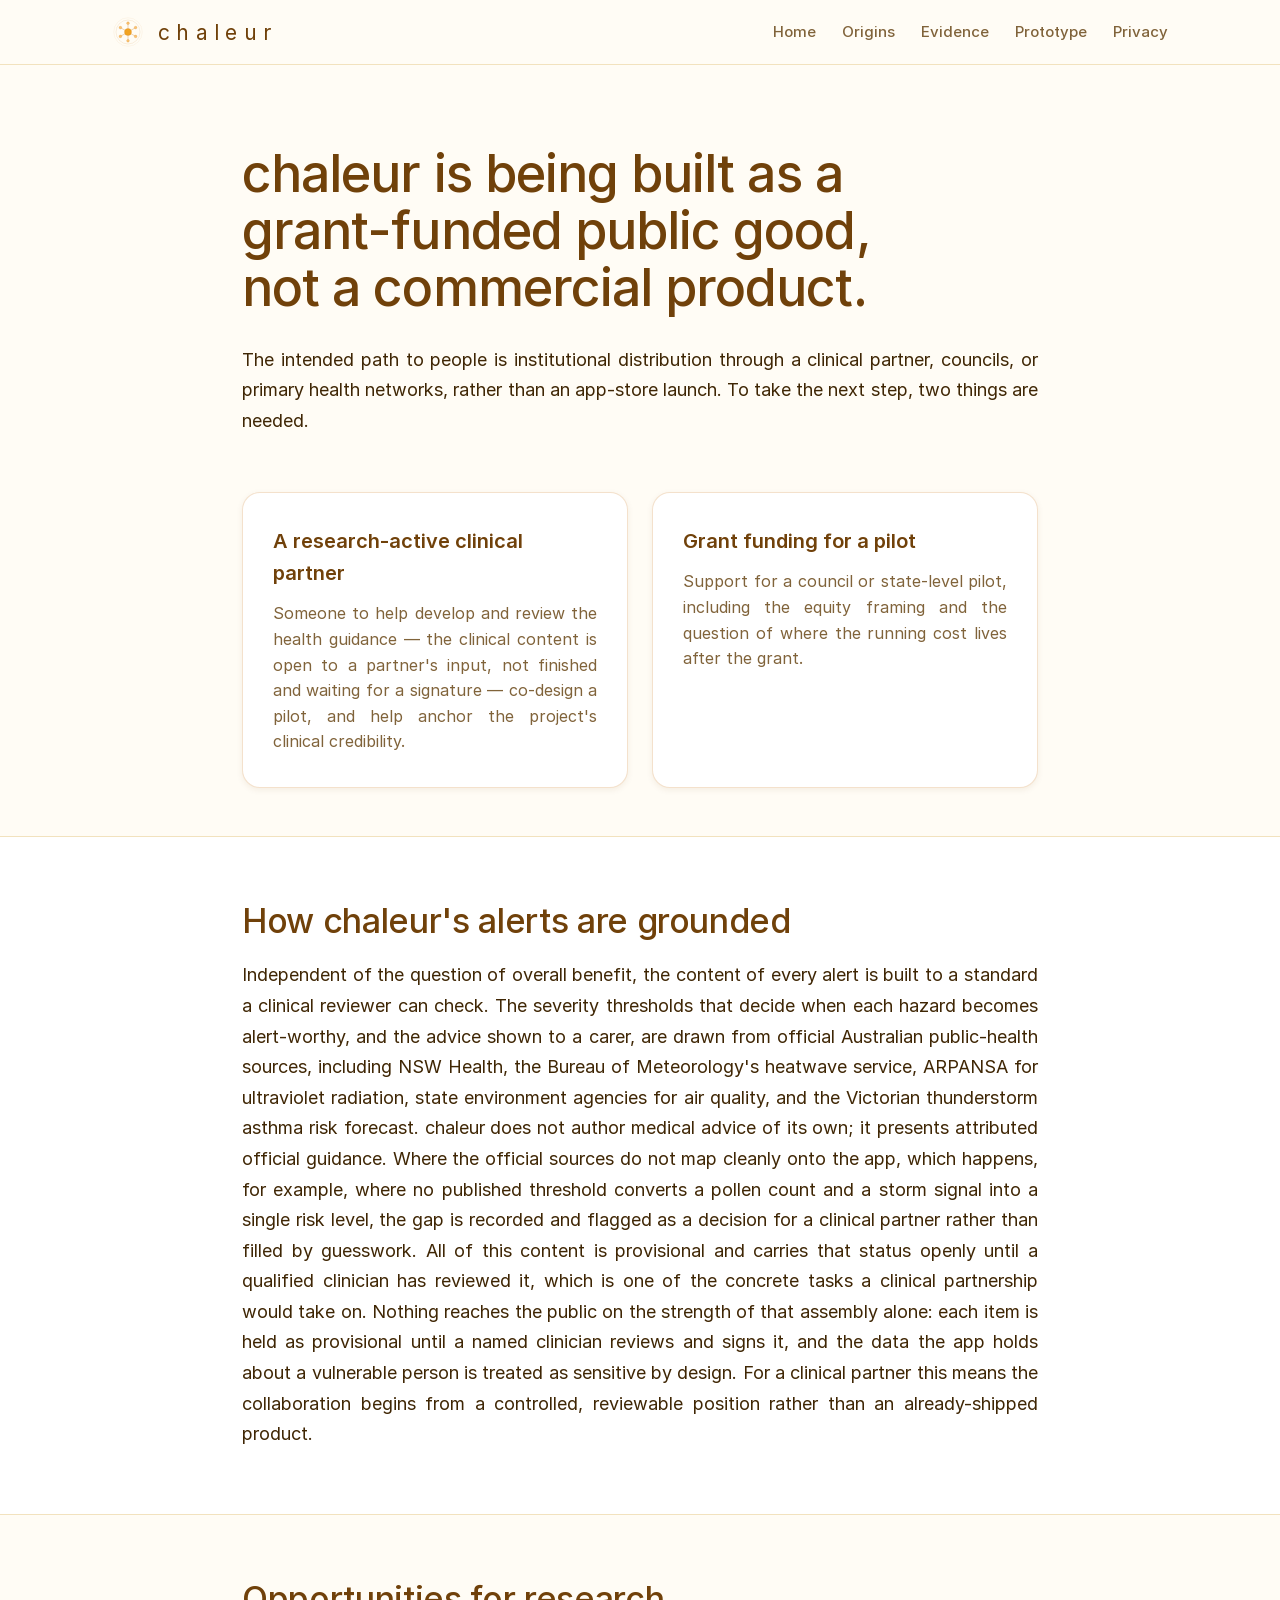
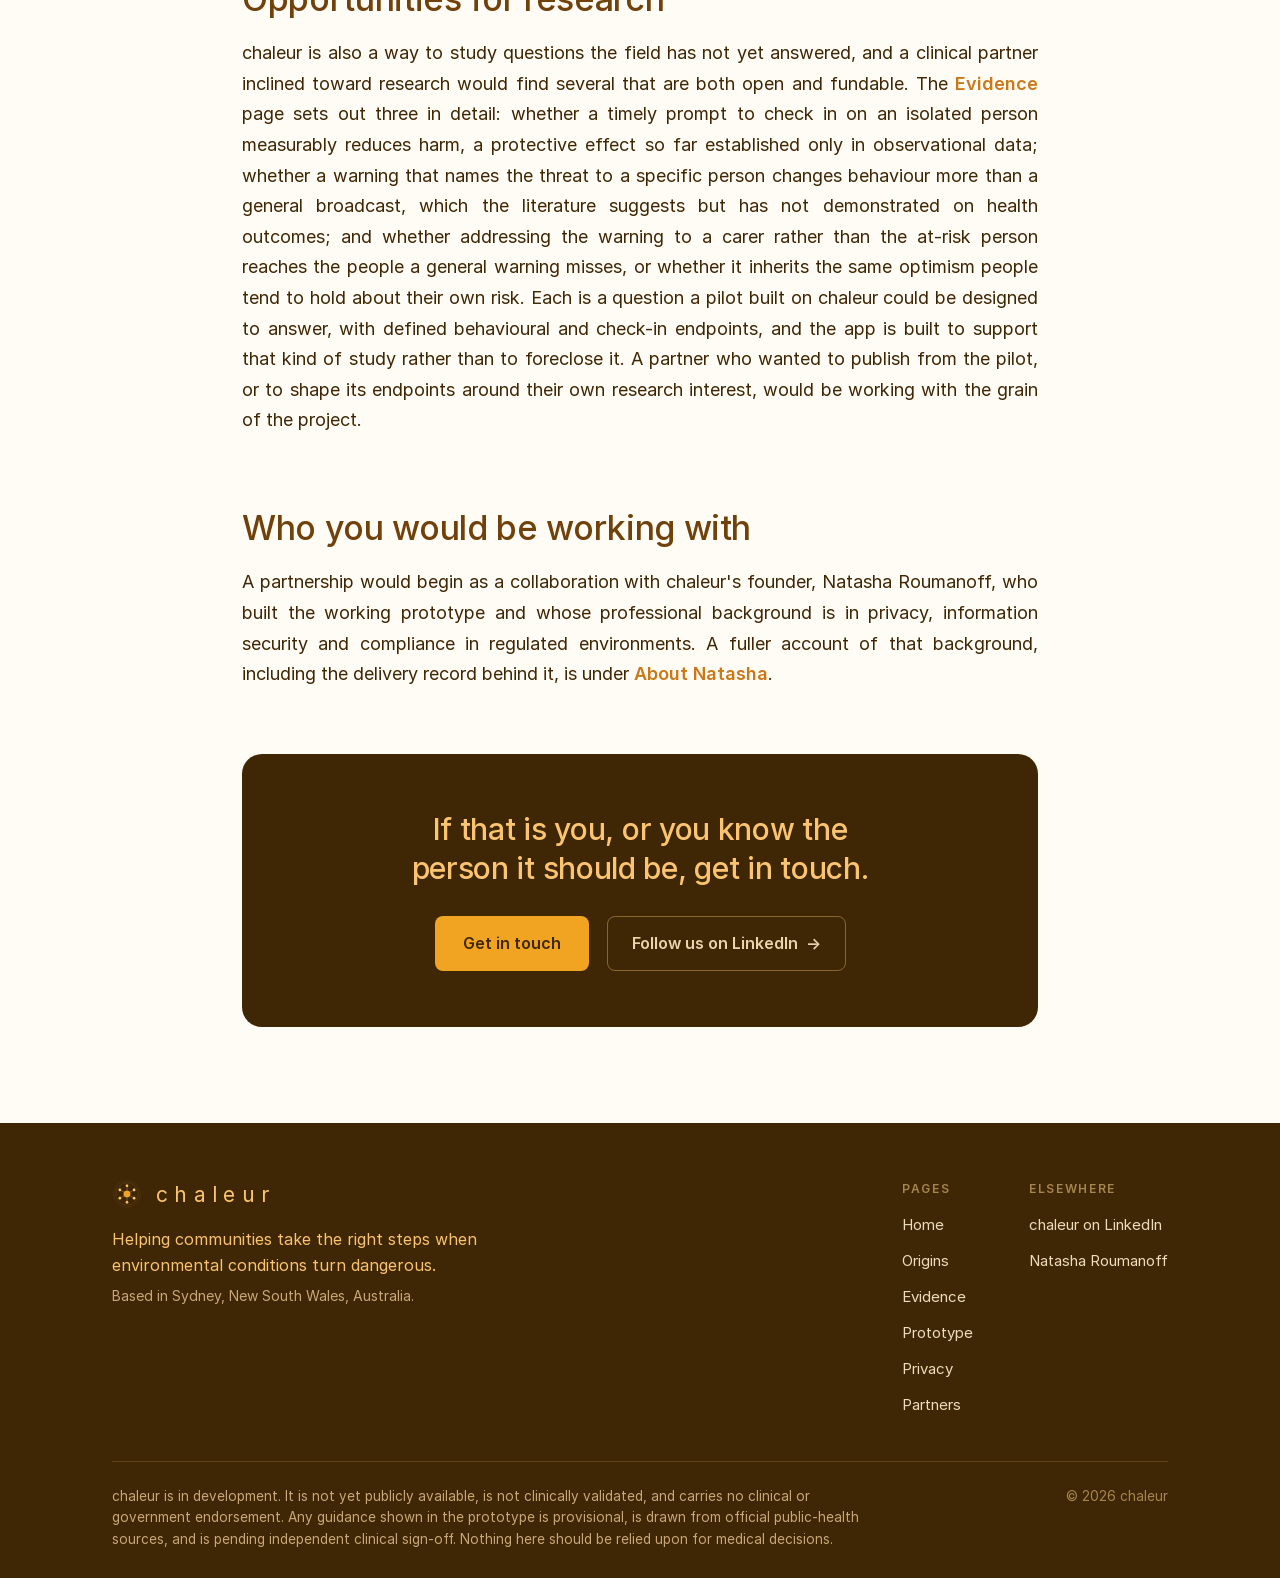
<file: partners.html>
<!DOCTYPE html>
<html lang="en-AU">
<head>
<meta charset="utf-8">
<meta name="viewport" content="width=device-width, initial-scale=1">
<title>Partners · chaleur</title>
<link rel="icon" href="assets/favicon.svg" type="image/svg+xml">
<link rel="stylesheet" href="assets/site.css">
</head>
<body>

<a href="#main" class="is-skip" style="position:absolute;left:16px;top:-64px;z-index:200;background:var(--richest-dark);color:#fff;padding:11px 18px;border-radius:8px;font-size:15px;font-weight:600;text-decoration:none;transition:top .18s ease;">Skip to content</a>

<div style="min-height:100vh;display:flex;flex-direction:column;">

  <header style="position:sticky;top:0;z-index:50;background:rgba(255,252,245,0.94);border-bottom:1px solid var(--divider-soft);">
    <div style="max-width:1120px;margin:0 auto;padding:16px 32px;display:flex;align-items:center;justify-content:space-between;gap:24px;flex-wrap:wrap;">
      <a href="index.html" aria-label="chaleur home" style="display:inline-flex;align-items:center;gap:12px;text-decoration:none;">
        <svg viewBox="0 0 400 400" width="32" height="32" aria-hidden="true" focusable="false" style="display:block;flex:none;">
          <circle cx="200" cy="200" r="178" fill="none" stroke="#CB7818" stroke-width="5" stroke-opacity="0.15"></circle><circle cx="200" cy="200" r="150" fill="none" stroke="#CB7818" stroke-width="5" stroke-opacity="0.28"></circle><g stroke="#CB7818" stroke-width="8" stroke-opacity="0.5"><line x1="200" y1="200" x2="200" y2="90"></line><line x1="200" y1="200" x2="295" y2="145"></line><line x1="200" y1="200" x2="295" y2="255"></line><line x1="200" y1="200" x2="200" y2="310"></line><line x1="200" y1="200" x2="105" y2="255"></line><line x1="200" y1="200" x2="105" y2="145"></line></g><circle cx="200" cy="200" r="44" fill="#F1A322" stroke="#CB7818" stroke-width="3"></circle>
          <circle cx="200" cy="90" r="17" fill="#FBC471" stroke="#CB7818" stroke-width="2.5"></circle>
          <circle cx="295" cy="145" r="17" fill="#FBC471" stroke="#CB7818" stroke-width="2.5"></circle>
          <circle cx="295" cy="255" r="17" fill="#FBC471" stroke="#CB7818" stroke-width="2.5"></circle>
          <circle cx="200" cy="310" r="17" fill="#FBC471" stroke="#CB7818" stroke-width="2.5"></circle>
          <circle cx="105" cy="255" r="17" fill="#FBC471" stroke="#CB7818" stroke-width="2.5"></circle>
          <circle cx="105" cy="145" r="17" fill="#FBC471" stroke="#CB7818" stroke-width="2.5"></circle>
        </svg>
        <span style="font-family:var(--font-sans);font-weight:400;font-size:21px;letter-spacing:0.30em;color:var(--wordmark);text-transform:lowercase;line-height:1;padding-left:2px;">chaleur</span>
      </a>
      <nav aria-label="Primary" style="display:flex;align-items:center;gap:26px;flex-wrap:wrap;">
        <a href="index.html" class="h-word" style="text-decoration:none;font-size:15px;font-weight:500;color:var(--fg-muted);">Home</a>
        <a href="origins.html" class="h-word" style="text-decoration:none;font-size:15px;font-weight:500;color:var(--fg-muted);">Origins</a>
        <a href="evidence.html" class="h-word" style="text-decoration:none;font-size:15px;font-weight:500;color:var(--fg-muted);">Evidence</a>
        <a href="prototype.html" class="h-word" style="text-decoration:none;font-size:15px;font-weight:500;color:var(--fg-muted);">Prototype</a>
        <a href="privacy.html" class="h-word" style="text-decoration:none;font-size:15px;font-weight:500;color:var(--fg-muted);">Privacy</a>
      </nav>
    </div>
  </header>

  <main id="main" style="flex:1;">

    <section aria-labelledby="part-h" style="max-width:860px;margin:0 auto;padding:80px 32px 32px;">
      <h1 id="part-h" style="margin:0 0 28px;font-weight:500;font-size:clamp(32px,4.2vw,52px);line-height:1.1;letter-spacing:-0.018em;color:var(--wordmark);text-wrap:balance;">chaleur is being built as a grant-funded public good, not a commercial product.</h1>
      <p style="margin:0;font-size:18px;line-height:1.7;color:var(--fg);">The intended path to people is institutional distribution through a clinical partner, councils, or primary health networks, rather than an app-store launch. To take the next step, two things are needed.</p>
    </section>

    <section aria-label="What we are looking for" style="max-width:860px;margin:0 auto;padding:24px 32px 8px;">
      <div style="display:grid;grid-template-columns:repeat(auto-fit,minmax(320px,1fr));gap:24px;">
        <div style="background:var(--surface);border:1px solid var(--border-soft);border-radius:18px;padding:32px 30px;box-shadow:var(--shadow-sm);">
          <h2 style="margin:0 0 12px;font-weight:600;font-size:20px;color:var(--wordmark);">A research-active clinical partner</h2>
          <p style="margin:0;font-size:16px;line-height:1.6;color:var(--fg-muted);">Someone to help develop and review the health guidance — the clinical content is open to a partner's input, not finished and waiting for a signature — co-design a pilot, and help anchor the project's clinical credibility.</p>
        </div>
        <div style="background:var(--surface);border:1px solid var(--border-soft);border-radius:18px;padding:32px 30px;box-shadow:var(--shadow-sm);">
          <h2 style="margin:0 0 12px;font-weight:600;font-size:20px;color:var(--wordmark);">Grant funding for a pilot</h2>
          <p style="margin:0;font-size:16px;line-height:1.6;color:var(--fg-muted);">Support for a council or state-level pilot, including the equity framing and the question of where the running cost lives after the grant.</p>
        </div>
      </div>
    </section>

    <section aria-labelledby="grounded-h" style="background:var(--surface);border-top:1px solid var(--divider-soft);border-bottom:1px solid var(--divider-soft);margin-top:40px;">
      <div style="max-width:860px;margin:0 auto;padding:64px 32px;">
        <h2 id="grounded-h" style="margin:0 0 20px;font-weight:500;font-size:clamp(26px,3vw,34px);line-height:1.16;letter-spacing:-0.01em;color:var(--wordmark);text-wrap:balance;">How chaleur's alerts are grounded</h2>
        <p style="margin:0;font-size:18px;line-height:1.7;color:var(--fg);">Independent of the question of overall benefit, the content of every alert is built to a standard a clinical reviewer can check. The severity thresholds that decide when each hazard becomes alert-worthy, and the advice shown to a carer, are drawn from official Australian public-health sources, including NSW Health, the Bureau of Meteorology's heatwave service, ARPANSA for ultraviolet radiation, state environment agencies for air quality, and the Victorian thunderstorm asthma risk forecast. chaleur does not author medical advice of its own; it presents attributed official guidance. Where the official sources do not map cleanly onto the app, which happens, for example, where no published threshold converts a pollen count and a storm signal into a single risk level, the gap is recorded and flagged as a decision for a clinical partner rather than filled by guesswork. All of this content is provisional and carries that status openly until a qualified clinician has reviewed it, which is one of the concrete tasks a clinical partnership would take on. Nothing reaches the public on the strength of that assembly alone: each item is held as provisional until a named clinician reviews and signs it, and the data the app holds about a vulnerable person is treated as sensitive by design. For a clinical partner this means the collaboration begins from a controlled, reviewable position rather than an already-shipped product.</p>
      </div>
    </section>

    <section aria-labelledby="research-h" style="max-width:860px;margin:0 auto;padding:64px 32px 8px;">
      <h2 id="research-h" style="margin:0 0 20px;font-weight:500;font-size:clamp(26px,3vw,34px);line-height:1.16;letter-spacing:-0.01em;color:var(--wordmark);text-wrap:balance;">Opportunities for research</h2>
      <p style="margin:0;font-size:18px;line-height:1.7;color:var(--fg);">chaleur is also a way to study questions the field has not yet answered, and a clinical partner inclined toward research would find several that are both open and fundable. The <a href="evidence.html#open-questions" class="h-word-ul" style="color:var(--amber-border);font-weight:600;text-decoration:none;">Evidence</a> page sets out three in detail: whether a timely prompt to check in on an isolated person measurably reduces harm, a protective effect so far established only in observational data; whether a warning that names the threat to a specific person changes behaviour more than a general broadcast, which the literature suggests but has not demonstrated on health outcomes; and whether addressing the warning to a carer rather than the at-risk person reaches the people a general warning misses, or whether it inherits the same optimism people tend to hold about their own risk. Each is a question a pilot built on chaleur could be designed to answer, with defined behavioural and check-in endpoints, and the app is built to support that kind of study rather than to foreclose it. A partner who wanted to publish from the pilot, or to shape its endpoints around their own research interest, would be working with the grain of the project.</p>
    </section>

    <section aria-labelledby="who-h" style="max-width:860px;margin:0 auto;padding:64px 32px 8px;">
      <h2 id="who-h" style="margin:0 0 20px;font-weight:500;font-size:clamp(26px,3vw,34px);line-height:1.16;letter-spacing:-0.01em;color:var(--wordmark);text-wrap:balance;">Who you would be working with</h2>
      <p style="margin:0;font-size:18px;line-height:1.7;color:var(--fg);">A partnership would begin as a collaboration with chaleur's founder, Natasha Roumanoff, who built the working prototype and whose professional background is in privacy, information security and compliance in regulated environments. A fuller account of that background, including the delivery record behind it, is under <a href="origins.html#about" class="h-word-ul" style="color:var(--amber-border);font-weight:600;text-decoration:none;">About Natasha</a>.</p>
    </section>

    <section aria-labelledby="contact-h" style="max-width:860px;margin:0 auto;padding:56px 32px 96px;">
      <div style="background:var(--richest-dark);border-radius:20px;padding:clamp(36px,5vw,56px);text-align:center;">
        <h2 id="contact-h" style="margin:0 0 28px;font-weight:500;font-size:clamp(22px,2.6vw,30px);line-height:1.3;letter-spacing:-0.01em;color:var(--community-light);max-width:620px;margin-left:auto;margin-right:auto;text-wrap:balance;">If that is you, or you know the person it should be, get in touch.</h2>
        <div style="display:flex;gap:18px;flex-wrap:wrap;justify-content:center;align-items:center;">
          <a id="contact-link" class="h-lift" style="display:inline-flex;align-items:center;gap:9px;background:var(--warmth-core);color:#3F2604;font-size:16px;font-weight:600;text-decoration:none;padding:15px 28px;border-radius:8px;transition:transform .18s ease,box-shadow .18s ease;">Get in touch</a>
          <a href="https://www.linkedin.com/company/chaleur-app/" target="_blank" rel="noopener noreferrer" class="h-ghost" style="display:inline-flex;align-items:center;gap:8px;color:#E9D4AE;font-size:16px;font-weight:600;text-decoration:none;border:1px solid rgba(250,199,117,0.4);padding:14px 24px;border-radius:8px;">Follow us on LinkedIn <span aria-hidden="true">→</span></a>
        </div>
        <noscript>
          <p style="margin:18px 0 0;font-size:15px;line-height:1.55;color:#E9D4AE;">JavaScript is turned off, so the button above is inactive. You can reach the team at partnerships [at] chaleur [dot] app, or through the LinkedIn link above.</p>
        </noscript>
      </div>
    </section>

  </main>

  <footer style="background:#3F2604;color:#FFFCF5;font-family:'Inter',-apple-system,BlinkMacSystemFont,'Segoe UI',Helvetica,Arial,sans-serif;">
    <div style="max-width:1120px;margin:0 auto;padding:56px 32px 28px;">
      <div style="display:flex;gap:48px;justify-content:space-between;flex-wrap:wrap;align-items:flex-start;margin-bottom:44px;">
        <div style="max-width:440px;">
          <div style="display:inline-flex;align-items:center;gap:12px;margin-bottom:18px;">
            <svg viewBox="0 0 400 400" width="30" height="30" aria-hidden="true" focusable="false" style="display:block;flex:none;">
              <circle cx="200" cy="200" r="178" fill="none" stroke="#FBC471" stroke-width="5" stroke-opacity="0.17"></circle><circle cx="200" cy="200" r="150" fill="none" stroke="#FBC471" stroke-width="5" stroke-opacity="0.3"></circle><g stroke="#FBC471" stroke-width="8" stroke-opacity="0.5"><line x1="200" y1="200" x2="200" y2="90"></line><line x1="200" y1="200" x2="295" y2="145"></line><line x1="200" y1="200" x2="295" y2="255"></line><line x1="200" y1="200" x2="200" y2="310"></line><line x1="200" y1="200" x2="105" y2="255"></line><line x1="200" y1="200" x2="105" y2="145"></line></g><circle cx="200" cy="200" r="44" fill="#F1A322" stroke="#FBC471" stroke-width="3"></circle>
              <circle cx="200" cy="90" r="17" fill="#FBC471" stroke="#FBC471" stroke-width="2"></circle>
              <circle cx="295" cy="145" r="17" fill="#FBC471" stroke="#FBC471" stroke-width="2"></circle>
              <circle cx="295" cy="255" r="17" fill="#FBC471" stroke="#FBC471" stroke-width="2"></circle>
              <circle cx="200" cy="310" r="17" fill="#FBC471" stroke="#FBC471" stroke-width="2"></circle>
              <circle cx="105" cy="255" r="17" fill="#FBC471" stroke="#FBC471" stroke-width="2"></circle>
              <circle cx="105" cy="145" r="17" fill="#FBC471" stroke="#FBC471" stroke-width="2"></circle>
            </svg>
            <span style="font-weight:400;font-size:21px;letter-spacing:0.30em;color:#FBC471;text-transform:lowercase;line-height:1;padding-left:2px;">chaleur</span>
          </div>
          <p style="margin:0 0 6px;font-size:16px;color:#FBC471;">Helping communities take the right steps when environmental conditions turn dangerous.</p>
          <p style="margin:0;font-size:14px;color:#C8A77A;">Based in Sydney, New South Wales, Australia.</p>
        </div>
        <div style="display:flex;gap:56px;flex-wrap:wrap;">
          <nav aria-label="Footer" style="display:flex;flex-direction:column;gap:12px;">
            <span style="font-size:12px;font-weight:600;letter-spacing:0.14em;text-transform:uppercase;color:#A6864F;margin-bottom:2px;">Pages</span>
            <a href="index.html" class="h-foot" style="text-decoration:none;font-size:15px;color:#EDDCBE;">Home</a>
            <a href="origins.html" class="h-foot" style="text-decoration:none;font-size:15px;color:#EDDCBE;">Origins</a>
            <a href="evidence.html" class="h-foot" style="text-decoration:none;font-size:15px;color:#EDDCBE;">Evidence</a>
            <a href="prototype.html" class="h-foot" style="text-decoration:none;font-size:15px;color:#EDDCBE;">Prototype</a>
            <a href="privacy.html" class="h-foot" style="text-decoration:none;font-size:15px;color:#EDDCBE;">Privacy</a>
            <a href="partners.html" class="h-foot" style="text-decoration:none;font-size:15px;color:#EDDCBE;">Partners</a>
          </nav>
          <nav aria-label="Elsewhere" style="display:flex;flex-direction:column;gap:12px;">
            <span style="font-size:12px;font-weight:600;letter-spacing:0.14em;text-transform:uppercase;color:#A6864F;margin-bottom:2px;">Elsewhere</span>
            <a href="https://www.linkedin.com/company/chaleur-app/" target="_blank" rel="noopener noreferrer" class="h-foot" style="text-decoration:none;font-size:15px;color:#EDDCBE;">chaleur on LinkedIn</a>
            <a href="https://www.linkedin.com/in/natasharoumanoff/" target="_blank" rel="noopener noreferrer" class="h-foot" style="text-decoration:none;font-size:15px;color:#EDDCBE;">Natasha Roumanoff</a>
          </nav>
        </div>
      </div>
      <div style="border-top:1px solid rgba(250,199,117,0.18);padding-top:24px;display:flex;gap:32px;flex-wrap:wrap;justify-content:space-between;align-items:flex-start;">
        <p style="margin:0;font-size:13.5px;line-height:1.6;color:#C8A77A;max-width:760px;">chaleur is in development. It is not yet publicly available, is not clinically validated, and carries no clinical or government endorsement. Any guidance shown in the prototype is provisional, is drawn from official public-health sources, and is pending independent clinical sign-off. Nothing here should be relied upon for medical decisions.</p>
        <p style="margin:0;font-size:13.5px;color:#A6864F;white-space:nowrap;">© 2026 chaleur</p>
      </div>
    </div>
  </footer>

</div>
<script src="assets/contact.js"></script>
<script data-goatcounter="https://chaleur.goatcounter.com/count"
        async src="//gc.zgo.at/count.js"></script>
</body>
</html>
</file>
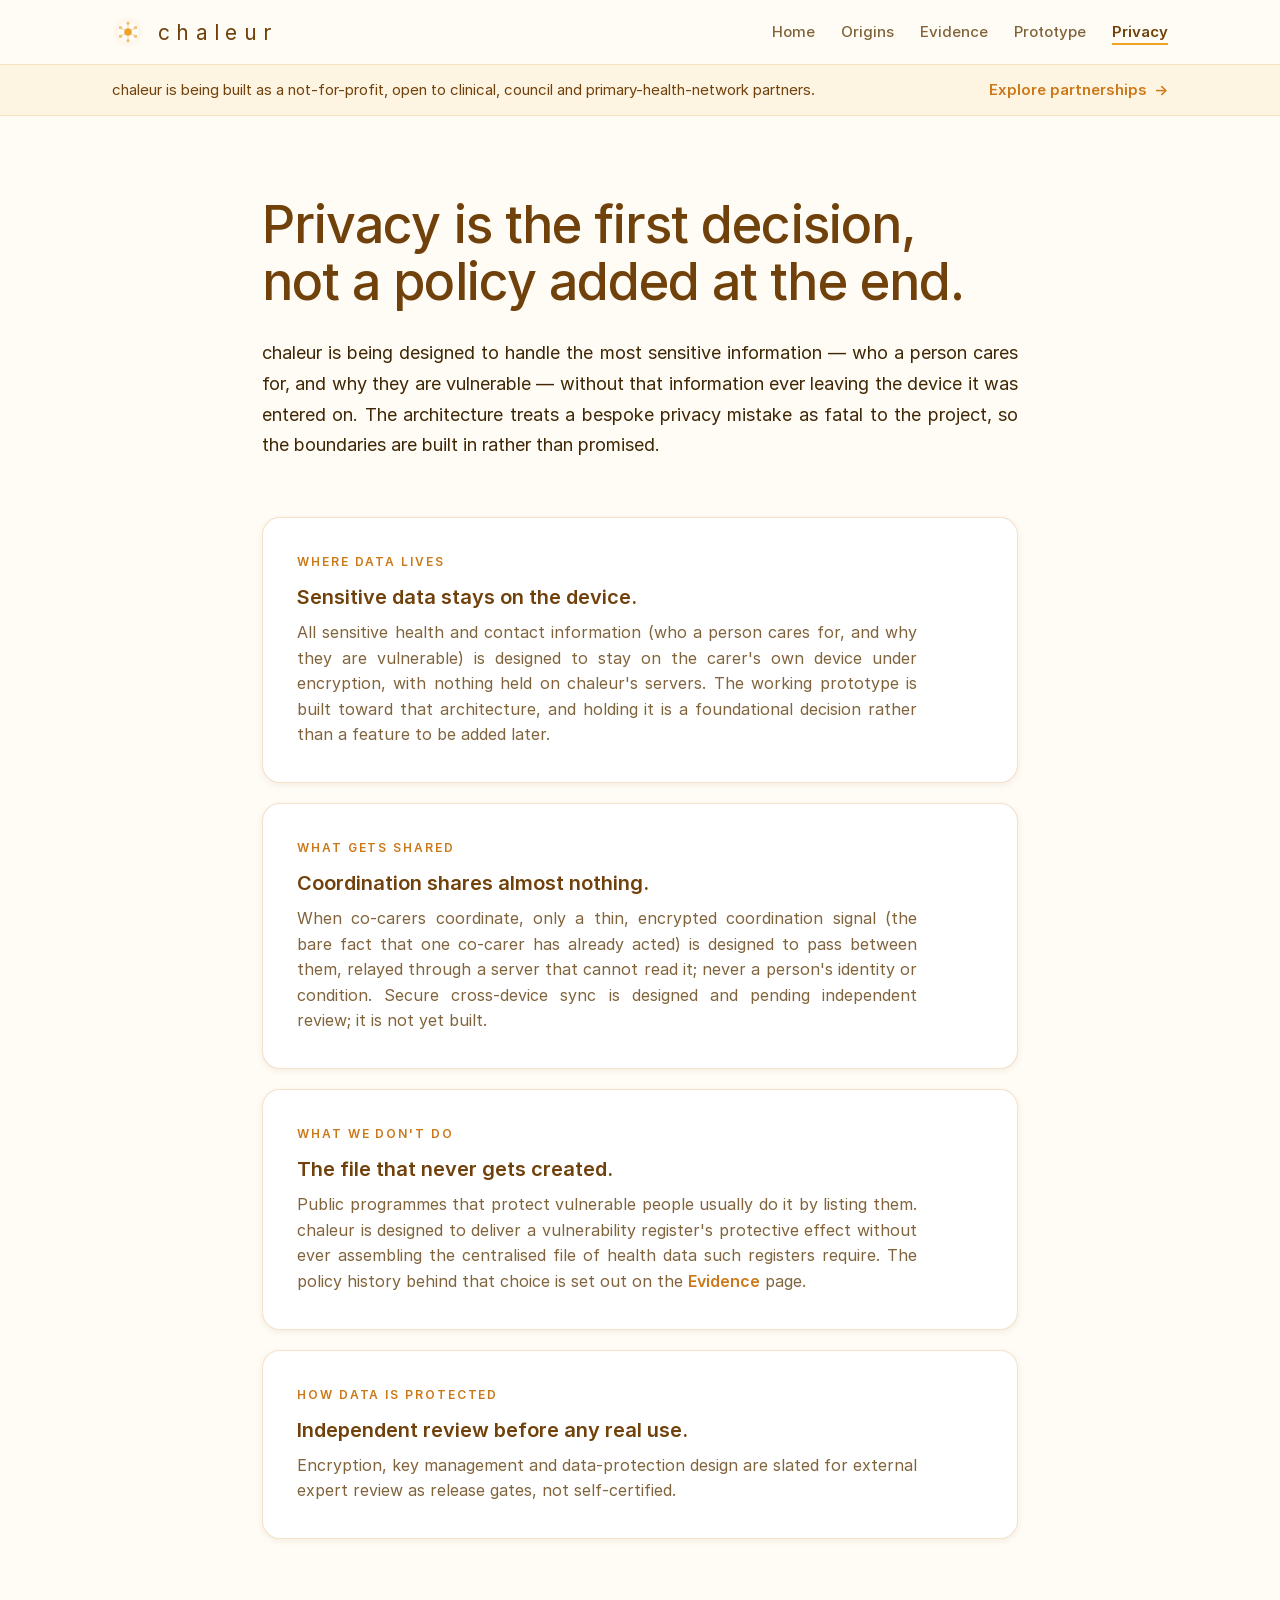
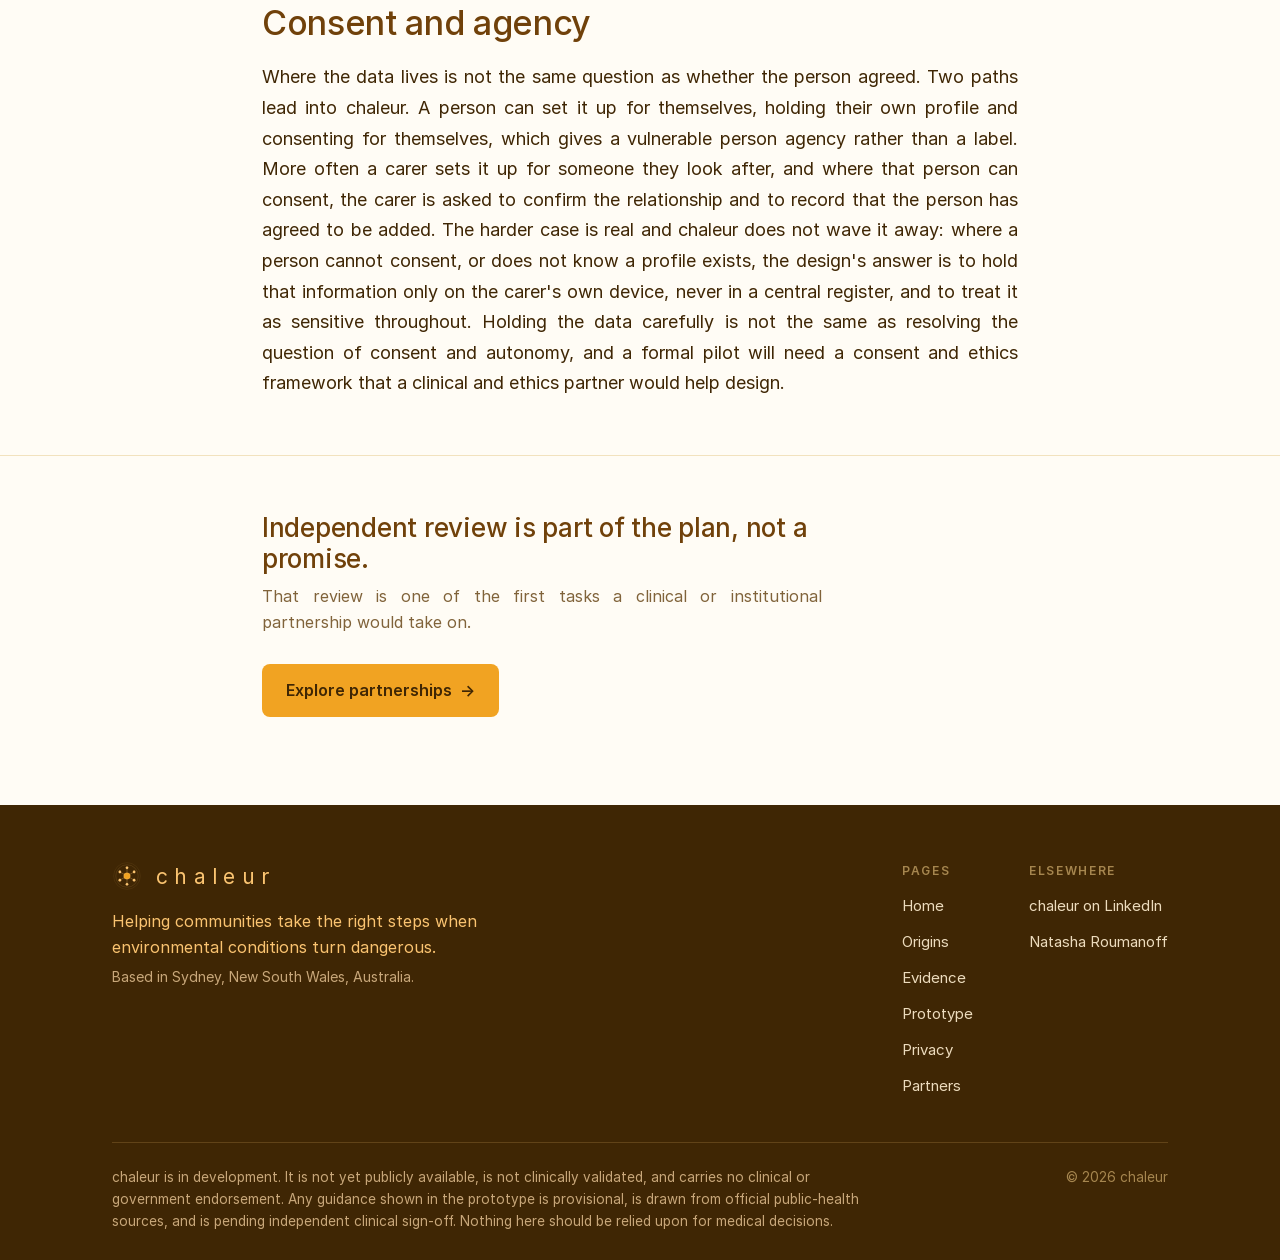
<file: privacy.html>
<!DOCTYPE html>
<html lang="en-AU">
<head>
<meta charset="utf-8">
<meta name="viewport" content="width=device-width, initial-scale=1">
<title>Privacy · chaleur</title>
<link rel="icon" href="assets/favicon.svg" type="image/svg+xml">
<link rel="stylesheet" href="assets/site.css">
</head>
<body>

<a href="#main" class="is-skip" style="position:absolute;left:16px;top:-64px;z-index:200;background:var(--richest-dark);color:#fff;padding:11px 18px;border-radius:8px;font-size:15px;font-weight:600;text-decoration:none;transition:top .18s ease;">Skip to content</a>

<div style="min-height:100vh;display:flex;flex-direction:column;">

  <header style="position:sticky;top:0;z-index:50;background:rgba(255,252,245,0.94);border-bottom:1px solid var(--divider-soft);">
    <div style="max-width:1120px;margin:0 auto;padding:16px 32px;display:flex;align-items:center;justify-content:space-between;gap:24px;flex-wrap:wrap;">
      <a href="index.html" aria-label="chaleur home" style="display:inline-flex;align-items:center;gap:12px;text-decoration:none;">
        <svg viewBox="0 0 400 400" width="32" height="32" aria-hidden="true" focusable="false" style="display:block;flex:none;">
          <circle cx="200" cy="200" r="178" fill="none" stroke="#CB7818" stroke-width="5" stroke-opacity="0.15"></circle><circle cx="200" cy="200" r="150" fill="none" stroke="#CB7818" stroke-width="5" stroke-opacity="0.28"></circle><g stroke="#CB7818" stroke-width="8" stroke-opacity="0.5"><line x1="200" y1="200" x2="200" y2="90"></line><line x1="200" y1="200" x2="295" y2="145"></line><line x1="200" y1="200" x2="295" y2="255"></line><line x1="200" y1="200" x2="200" y2="310"></line><line x1="200" y1="200" x2="105" y2="255"></line><line x1="200" y1="200" x2="105" y2="145"></line></g><circle cx="200" cy="200" r="44" fill="#F1A322" stroke="#CB7818" stroke-width="3"></circle>
          <circle cx="200" cy="90" r="17" fill="#FBC471" stroke="#CB7818" stroke-width="2.5"></circle>
          <circle cx="295" cy="145" r="17" fill="#FBC471" stroke="#CB7818" stroke-width="2.5"></circle>
          <circle cx="295" cy="255" r="17" fill="#FBC471" stroke="#CB7818" stroke-width="2.5"></circle>
          <circle cx="200" cy="310" r="17" fill="#FBC471" stroke="#CB7818" stroke-width="2.5"></circle>
          <circle cx="105" cy="255" r="17" fill="#FBC471" stroke="#CB7818" stroke-width="2.5"></circle>
          <circle cx="105" cy="145" r="17" fill="#FBC471" stroke="#CB7818" stroke-width="2.5"></circle>
        </svg>
        <span style="font-family:var(--font-sans);font-weight:400;font-size:21px;letter-spacing:0.30em;color:var(--wordmark);text-transform:lowercase;line-height:1;padding-left:2px;">chaleur</span>
      </a>
      <nav aria-label="Primary" style="display:flex;align-items:center;gap:26px;flex-wrap:wrap;">
        <a href="index.html" class="h-word" style="text-decoration:none;font-size:15px;font-weight:500;color:var(--fg-muted);">Home</a>
        <a href="origins.html" class="h-word" style="text-decoration:none;font-size:15px;font-weight:500;color:var(--fg-muted);">Origins</a>
        <a href="evidence.html" class="h-word" style="text-decoration:none;font-size:15px;font-weight:500;color:var(--fg-muted);">Evidence</a>
        <a href="prototype.html" class="h-word" style="text-decoration:none;font-size:15px;font-weight:500;color:var(--fg-muted);">Prototype</a>
        <a href="privacy.html" aria-current="page" style="text-decoration:underline;text-decoration-color:var(--warmth-core);text-decoration-thickness:2px;text-underline-offset:6px;font-size:15px;font-weight:600;color:var(--wordmark);">Privacy</a>
      </nav>
    </div>
  </header>

  <aside aria-label="Partnerships" style="background:rgba(241,163,34,0.09);border-bottom:1px solid var(--divider-soft);">
    <div style="max-width:1120px;margin:0 auto;padding:13px 32px;display:flex;align-items:center;justify-content:space-between;gap:20px;flex-wrap:wrap;">
      <p style="margin:0;font-size:15px;color:var(--wordmark);">chaleur is being built as a not-for-profit, open to clinical, council and primary-health-network partners.</p>
      <a href="partners.html" class="h-word" style="display:inline-flex;align-items:center;gap:7px;flex:none;text-decoration:none;font-size:15px;font-weight:600;color:var(--amber-border);">Explore partnerships <span aria-hidden="true">→</span></a>
    </div>
  </aside>

  <main id="main" style="flex:1;">

    <section aria-labelledby="priv-h" style="max-width:820px;margin:0 auto;padding:80px 32px 32px;">
      <h1 id="priv-h" style="margin:0 0 28px;font-weight:500;font-size:clamp(32px,4.2vw,52px);line-height:1.1;letter-spacing:-0.018em;color:var(--wordmark);text-wrap:balance;">Privacy is the first decision, not a policy added at the end.</h1>
      <p style="margin:0;font-size:18px;line-height:1.7;color:var(--fg);">chaleur is being designed to handle the most sensitive information — who a person cares for, and why they are vulnerable — without that information ever leaving the device it was entered on. The architecture treats a bespoke privacy mistake as fatal to the project, so the boundaries are built in rather than promised.</p>
    </section>

    <section aria-label="Privacy principles" style="max-width:820px;margin:0 auto;padding:24px 32px 32px;">
      <div style="display:flex;flex-direction:column;gap:20px;">
        <div style="background:var(--surface);border:1px solid var(--border-soft);border-radius:18px;padding:clamp(26px,3.4vw,34px);box-shadow:var(--shadow-sm);">
          <p style="margin:0 0 14px;font-size:12px;font-weight:600;letter-spacing:0.16em;text-transform:uppercase;color:var(--amber-border);">Where data lives</p>
          <h2 style="margin:0 0 10px;font-weight:600;font-size:20px;line-height:1.25;color:var(--wordmark);">Sensitive data stays on the device.</h2>
          <p style="margin:0;font-size:16px;line-height:1.6;color:var(--fg-muted);max-width:620px;">All sensitive health and contact information (who a person cares for, and why they are vulnerable) is designed to stay on the carer's own device under encryption, with nothing held on chaleur's servers. The working prototype is built toward that architecture, and holding it is a foundational decision rather than a feature to be added later.</p>
        </div>
        <div style="background:var(--surface);border:1px solid var(--border-soft);border-radius:18px;padding:clamp(26px,3.4vw,34px);box-shadow:var(--shadow-sm);">
          <p style="margin:0 0 14px;font-size:12px;font-weight:600;letter-spacing:0.16em;text-transform:uppercase;color:var(--amber-border);">What gets shared</p>
          <h2 style="margin:0 0 10px;font-weight:600;font-size:20px;line-height:1.25;color:var(--wordmark);">Coordination shares almost nothing.</h2>
          <p style="margin:0;font-size:16px;line-height:1.6;color:var(--fg-muted);max-width:620px;">When co-carers coordinate, only a thin, encrypted coordination signal (the bare fact that one co-carer has already acted) is designed to pass between them, relayed through a server that cannot read it; never a person's identity or condition. Secure cross-device sync is designed and pending independent review; it is not yet built.</p>
        </div>
        <div style="background:var(--surface);border:1px solid var(--border-soft);border-radius:18px;padding:clamp(26px,3.4vw,34px);box-shadow:var(--shadow-sm);">
          <p style="margin:0 0 14px;font-size:12px;font-weight:600;letter-spacing:0.16em;text-transform:uppercase;color:var(--amber-border);">What we don't do</p>
          <h2 style="margin:0 0 10px;font-weight:600;font-size:20px;line-height:1.25;color:var(--wordmark);">The file that never gets created.</h2>
          <p style="margin:0;font-size:16px;line-height:1.6;color:var(--fg-muted);max-width:620px;">Public programmes that protect vulnerable people usually do it by listing them. chaleur is designed to deliver a vulnerability register's protective effect without ever assembling the centralised file of health data such registers require. The policy history behind that choice is set out on the <a href="evidence.html#register" class="h-word-ul" style="color:var(--amber-border);font-weight:600;text-decoration:none;">Evidence</a> page.</p>
        </div>
        <div style="background:var(--surface);border:1px solid var(--border-soft);border-radius:18px;padding:clamp(26px,3.4vw,34px);box-shadow:var(--shadow-sm);">
          <p style="margin:0 0 14px;font-size:12px;font-weight:600;letter-spacing:0.16em;text-transform:uppercase;color:var(--amber-border);">How data is protected</p>
          <h2 style="margin:0 0 10px;font-weight:600;font-size:20px;line-height:1.25;color:var(--wordmark);">Independent review before any real use.</h2>
          <p style="margin:0;font-size:16px;line-height:1.6;color:var(--fg-muted);max-width:620px;">Encryption, key management and data-protection design are slated for external expert review as release gates, not self-certified.</p>
        </div>
      </div>
    </section>

    <section id="consent" aria-labelledby="consent-h" style="max-width:820px;margin:0 auto;padding:32px 32px 56px;scroll-margin-top:96px;">
      <h2 id="consent-h" style="margin:0 0 20px;font-weight:500;font-size:clamp(26px,3vw,34px);line-height:1.16;letter-spacing:-0.01em;color:var(--wordmark);text-wrap:balance;">Consent and agency</h2>
      <p style="margin:0;font-size:18px;line-height:1.7;color:var(--fg);">Where the data lives is not the same question as whether the person agreed. Two paths lead into chaleur. A person can set it up for themselves, holding their own profile and consenting for themselves, which gives a vulnerable person agency rather than a label. More often a carer sets it up for someone they look after, and where that person can consent, the carer is asked to confirm the relationship and to record that the person has agreed to be added. The harder case is real and chaleur does not wave it away: where a person cannot consent, or does not know a profile exists, the design's answer is to hold that information only on the carer's own device, never in a central register, and to treat it as sensitive throughout. Holding the data carefully is not the same as resolving the question of consent and autonomy, and a formal pilot will need a consent and ethics framework that a clinical and ethics partner would help design.</p>
    </section>

    <section aria-labelledby="priv-cta" style="border-top:1px solid var(--divider-soft);">
      <div style="max-width:820px;margin:0 auto;padding:56px 32px 88px;display:flex;gap:28px;align-items:center;justify-content:space-between;flex-wrap:wrap;">
        <div style="max-width:560px;">
          <h2 id="priv-cta" style="margin:0 0 10px;font-weight:500;font-size:clamp(22px,2.4vw,26px);line-height:1.2;letter-spacing:-0.01em;color:var(--wordmark);">Independent review is part of the plan, not a promise.</h2>
          <p style="margin:0;font-size:16px;line-height:1.6;color:var(--fg-muted);">That review is one of the first tasks a clinical or institutional partnership would take on.</p>
        </div>
        <a href="partners.html" class="h-btn-amber" style="display:inline-flex;align-items:center;gap:8px;flex:none;background:var(--warmth-core);color:var(--richest-dark);font-size:16px;font-weight:600;text-decoration:none;padding:14px 24px;border-radius:8px;transition:background .18s ease,box-shadow .18s ease;">Explore partnerships <span aria-hidden="true">→</span></a>
      </div>
    </section>

  </main>

  <footer style="background:#3F2604;color:#FFFCF5;font-family:'Inter',-apple-system,BlinkMacSystemFont,'Segoe UI',Helvetica,Arial,sans-serif;">
    <div style="max-width:1120px;margin:0 auto;padding:56px 32px 28px;">
      <div style="display:flex;gap:48px;justify-content:space-between;flex-wrap:wrap;align-items:flex-start;margin-bottom:44px;">
        <div style="max-width:440px;">
          <div style="display:inline-flex;align-items:center;gap:12px;margin-bottom:18px;">
            <svg viewBox="0 0 400 400" width="30" height="30" aria-hidden="true" focusable="false" style="display:block;flex:none;">
              <circle cx="200" cy="200" r="178" fill="none" stroke="#FBC471" stroke-width="5" stroke-opacity="0.17"></circle><circle cx="200" cy="200" r="150" fill="none" stroke="#FBC471" stroke-width="5" stroke-opacity="0.3"></circle><g stroke="#FBC471" stroke-width="8" stroke-opacity="0.5"><line x1="200" y1="200" x2="200" y2="90"></line><line x1="200" y1="200" x2="295" y2="145"></line><line x1="200" y1="200" x2="295" y2="255"></line><line x1="200" y1="200" x2="200" y2="310"></line><line x1="200" y1="200" x2="105" y2="255"></line><line x1="200" y1="200" x2="105" y2="145"></line></g><circle cx="200" cy="200" r="44" fill="#F1A322" stroke="#FBC471" stroke-width="3"></circle>
              <circle cx="200" cy="90" r="17" fill="#FBC471" stroke="#FBC471" stroke-width="2"></circle>
              <circle cx="295" cy="145" r="17" fill="#FBC471" stroke="#FBC471" stroke-width="2"></circle>
              <circle cx="295" cy="255" r="17" fill="#FBC471" stroke="#FBC471" stroke-width="2"></circle>
              <circle cx="200" cy="310" r="17" fill="#FBC471" stroke="#FBC471" stroke-width="2"></circle>
              <circle cx="105" cy="255" r="17" fill="#FBC471" stroke="#FBC471" stroke-width="2"></circle>
              <circle cx="105" cy="145" r="17" fill="#FBC471" stroke="#FBC471" stroke-width="2"></circle>
            </svg>
            <span style="font-weight:400;font-size:21px;letter-spacing:0.30em;color:#FBC471;text-transform:lowercase;line-height:1;padding-left:2px;">chaleur</span>
          </div>
          <p style="margin:0 0 6px;font-size:16px;color:#FBC471;">Helping communities take the right steps when environmental conditions turn dangerous.</p>
          <p style="margin:0;font-size:14px;color:#C8A77A;">Based in Sydney, New South Wales, Australia.</p>
        </div>
        <div style="display:flex;gap:56px;flex-wrap:wrap;">
          <nav aria-label="Footer" style="display:flex;flex-direction:column;gap:12px;">
            <span style="font-size:12px;font-weight:600;letter-spacing:0.14em;text-transform:uppercase;color:#A6864F;margin-bottom:2px;">Pages</span>
            <a href="index.html" class="h-foot" style="text-decoration:none;font-size:15px;color:#EDDCBE;">Home</a>
            <a href="origins.html" class="h-foot" style="text-decoration:none;font-size:15px;color:#EDDCBE;">Origins</a>
            <a href="evidence.html" class="h-foot" style="text-decoration:none;font-size:15px;color:#EDDCBE;">Evidence</a>
            <a href="prototype.html" class="h-foot" style="text-decoration:none;font-size:15px;color:#EDDCBE;">Prototype</a>
            <a href="privacy.html" class="h-foot" style="text-decoration:none;font-size:15px;color:#EDDCBE;">Privacy</a>
            <a href="partners.html" class="h-foot" style="text-decoration:none;font-size:15px;color:#EDDCBE;">Partners</a>
          </nav>
          <nav aria-label="Elsewhere" style="display:flex;flex-direction:column;gap:12px;">
            <span style="font-size:12px;font-weight:600;letter-spacing:0.14em;text-transform:uppercase;color:#A6864F;margin-bottom:2px;">Elsewhere</span>
            <a href="https://www.linkedin.com/company/chaleur-app/" target="_blank" rel="noopener noreferrer" class="h-foot" style="text-decoration:none;font-size:15px;color:#EDDCBE;">chaleur on LinkedIn</a>
            <a href="https://www.linkedin.com/in/natasharoumanoff/" target="_blank" rel="noopener noreferrer" class="h-foot" style="text-decoration:none;font-size:15px;color:#EDDCBE;">Natasha Roumanoff</a>
          </nav>
        </div>
      </div>
      <div style="border-top:1px solid rgba(250,199,117,0.18);padding-top:24px;display:flex;gap:32px;flex-wrap:wrap;justify-content:space-between;align-items:flex-start;">
        <p style="margin:0;font-size:13.5px;line-height:1.6;color:#C8A77A;max-width:760px;">chaleur is in development. It is not yet publicly available, is not clinically validated, and carries no clinical or government endorsement. Any guidance shown in the prototype is provisional, is drawn from official public-health sources, and is pending independent clinical sign-off. Nothing here should be relied upon for medical decisions.</p>
        <p style="margin:0;font-size:13.5px;color:#A6864F;white-space:nowrap;">© 2026 chaleur</p>
      </div>
    </div>
  </footer>

</div>
<script data-goatcounter="https://chaleur.goatcounter.com/count"
        async src="//gc.zgo.at/count.js"></script>
</body>
</html>
</file>
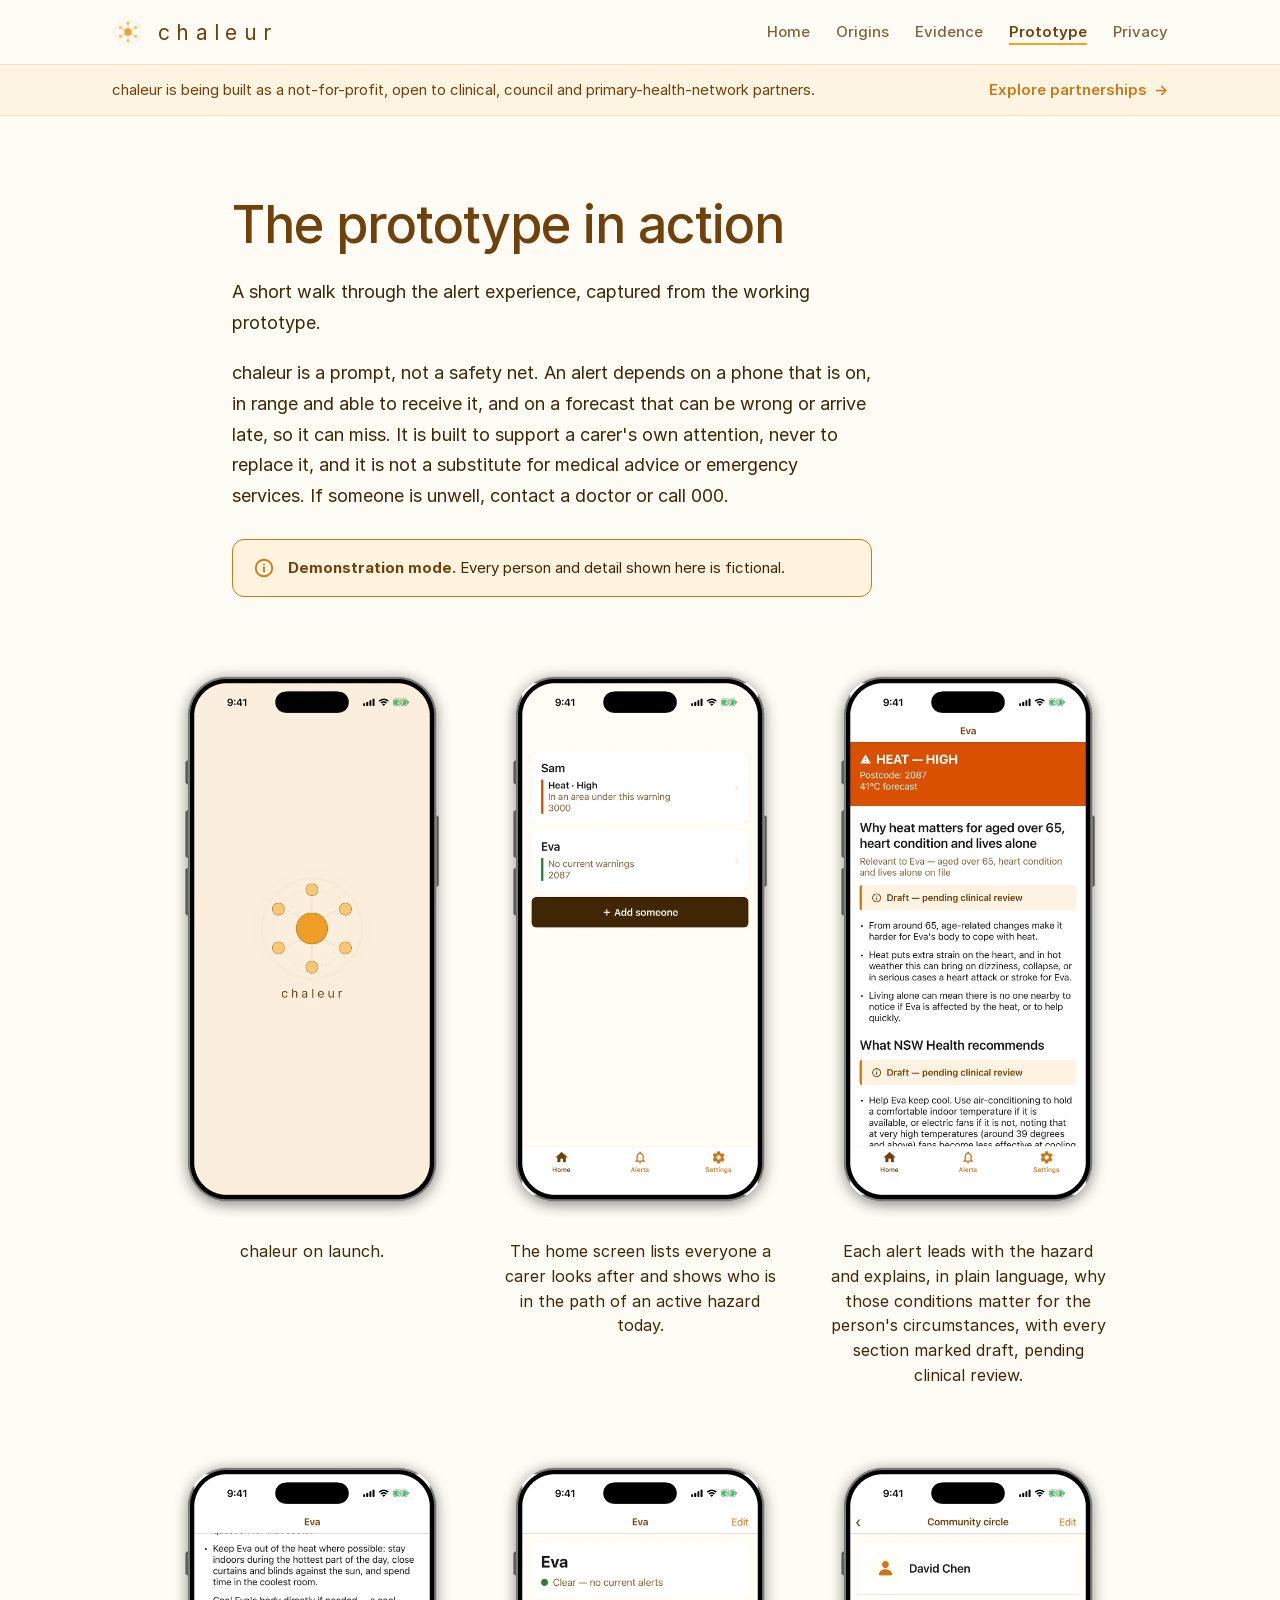
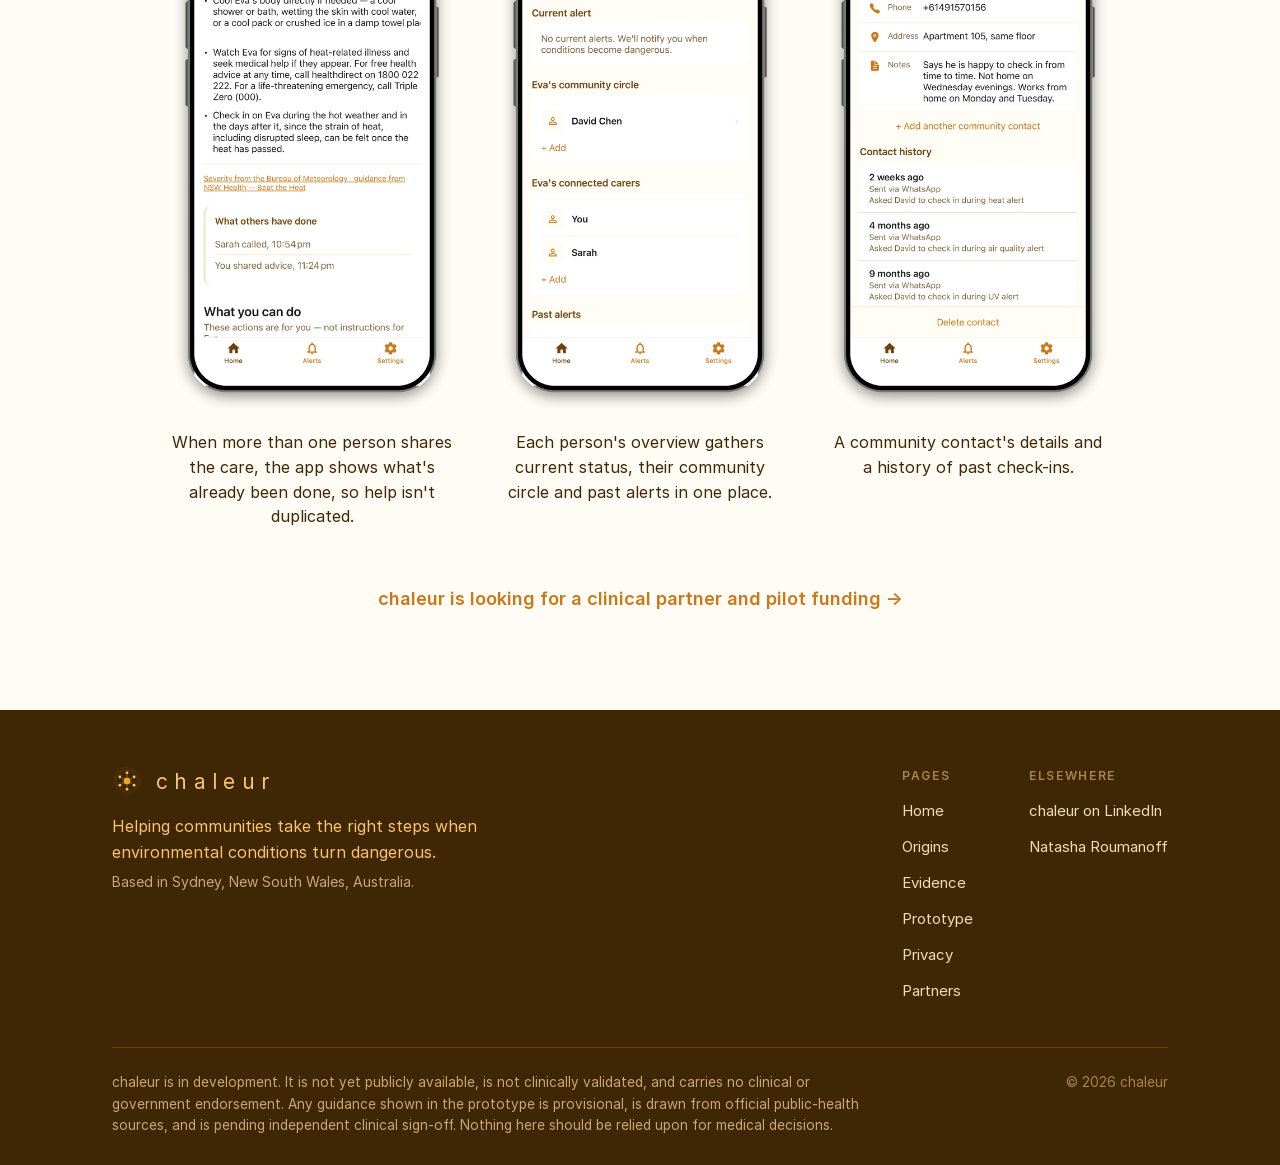
<file: prototype.html>
<!DOCTYPE html>
<html lang="en-AU">
<head>
<meta charset="utf-8">
<meta name="viewport" content="width=device-width, initial-scale=1">
<title>The prototype in action · chaleur</title>
<link rel="icon" href="assets/favicon.svg" type="image/svg+xml">
<link rel="stylesheet" href="assets/site.css">
</head>
<body>

<a href="#main" class="is-skip" style="position:absolute;left:16px;top:-64px;z-index:200;background:var(--richest-dark);color:#fff;padding:11px 18px;border-radius:8px;font-size:15px;font-weight:600;text-decoration:none;transition:top .18s ease;">Skip to content</a>

<div style="min-height:100vh;display:flex;flex-direction:column;">

  <header style="position:sticky;top:0;z-index:50;background:rgba(255,252,245,0.94);border-bottom:1px solid var(--divider-soft);">
    <div style="max-width:1120px;margin:0 auto;padding:16px 32px;display:flex;align-items:center;justify-content:space-between;gap:24px;flex-wrap:wrap;">
      <a href="index.html" aria-label="chaleur home" style="display:inline-flex;align-items:center;gap:12px;text-decoration:none;">
        <svg viewBox="0 0 400 400" width="32" height="32" aria-hidden="true" focusable="false" style="display:block;flex:none;">
          <circle cx="200" cy="200" r="178" fill="none" stroke="#CB7818" stroke-width="5" stroke-opacity="0.15"></circle><circle cx="200" cy="200" r="150" fill="none" stroke="#CB7818" stroke-width="5" stroke-opacity="0.28"></circle><g stroke="#CB7818" stroke-width="8" stroke-opacity="0.5"><line x1="200" y1="200" x2="200" y2="90"></line><line x1="200" y1="200" x2="295" y2="145"></line><line x1="200" y1="200" x2="295" y2="255"></line><line x1="200" y1="200" x2="200" y2="310"></line><line x1="200" y1="200" x2="105" y2="255"></line><line x1="200" y1="200" x2="105" y2="145"></line></g><circle cx="200" cy="200" r="44" fill="#F1A322" stroke="#CB7818" stroke-width="3"></circle>
          <circle cx="200" cy="90" r="17" fill="#FBC471" stroke="#CB7818" stroke-width="2.5"></circle>
          <circle cx="295" cy="145" r="17" fill="#FBC471" stroke="#CB7818" stroke-width="2.5"></circle>
          <circle cx="295" cy="255" r="17" fill="#FBC471" stroke="#CB7818" stroke-width="2.5"></circle>
          <circle cx="200" cy="310" r="17" fill="#FBC471" stroke="#CB7818" stroke-width="2.5"></circle>
          <circle cx="105" cy="255" r="17" fill="#FBC471" stroke="#CB7818" stroke-width="2.5"></circle>
          <circle cx="105" cy="145" r="17" fill="#FBC471" stroke="#CB7818" stroke-width="2.5"></circle>
        </svg>
        <span style="font-family:var(--font-sans);font-weight:400;font-size:21px;letter-spacing:0.30em;color:var(--wordmark);text-transform:lowercase;line-height:1;padding-left:2px;">chaleur</span>
      </a>
      <nav aria-label="Primary" style="display:flex;align-items:center;gap:26px;flex-wrap:wrap;">
        <a href="index.html" class="h-word" style="text-decoration:none;font-size:15px;font-weight:500;color:var(--fg-muted);">Home</a>
        <a href="origins.html" class="h-word" style="text-decoration:none;font-size:15px;font-weight:500;color:var(--fg-muted);">Origins</a>
        <a href="evidence.html" class="h-word" style="text-decoration:none;font-size:15px;font-weight:500;color:var(--fg-muted);">Evidence</a>
        <a href="prototype.html" aria-current="page" style="text-decoration:underline;text-decoration-color:var(--warmth-core);text-decoration-thickness:2px;text-underline-offset:6px;font-size:15px;font-weight:600;color:var(--wordmark);">Prototype</a>
        <a href="privacy.html" class="h-word" style="text-decoration:none;font-size:15px;font-weight:500;color:var(--fg-muted);">Privacy</a>
      </nav>
    </div>
  </header>

  <aside aria-label="Partnerships" style="background:rgba(241,163,34,0.09);border-bottom:1px solid var(--divider-soft);">
    <div style="max-width:1120px;margin:0 auto;padding:13px 32px;display:flex;align-items:center;justify-content:space-between;gap:20px;flex-wrap:wrap;">
      <p style="margin:0;font-size:15px;color:var(--wordmark);">chaleur is being built as a not-for-profit, open to clinical, council and primary-health-network partners.</p>
      <a href="partners.html" class="h-word" style="display:inline-flex;align-items:center;gap:7px;flex:none;text-decoration:none;font-size:15px;font-weight:600;color:var(--amber-border);">Explore partnerships <span aria-hidden="true">→</span></a>
    </div>
  </aside>

  <main id="main" style="flex:1;">

    <section aria-labelledby="proto-h" style="max-width:880px;margin:0 auto;padding:80px 32px 8px;">
      <h1 id="proto-h" style="margin:0 0 24px;font-weight:500;font-size:clamp(32px,4.2vw,52px);line-height:1.1;letter-spacing:-0.018em;color:var(--wordmark);text-wrap:balance;">The prototype in action</h1>
      <p style="margin:0;font-size:18px;line-height:1.7;color:var(--fg);max-width:640px;text-align:left;">A short walk through the alert experience, captured from the working prototype.</p>
      <p style="margin:20px 0 0;font-size:18px;line-height:1.7;color:var(--fg);max-width:640px;text-align:left;">chaleur is a prompt, not a safety net. An alert depends on a phone that is on, in range and able to receive it, and on a forecast that can be wrong or arrive late, so it can miss. It is built to support a carer's own attention, never to replace it, and it is not a substitute for medical advice or emergency services. If someone is unwell, contact a doctor or call 000.</p>
      <div role="note" aria-label="Demonstration mode" style="margin-top:28px;display:flex;gap:13px;align-items:flex-start;border:1px solid var(--amber-border);background:rgba(241,163,34,0.10);border-radius:12px;padding:16px 20px;max-width:640px;">
        <svg viewBox="0 0 24 24" width="22" height="22" fill="none" stroke="#CB7818" stroke-width="2" stroke-linecap="round" stroke-linejoin="round" aria-hidden="true" style="flex:none;margin-top:1px;"><circle cx="12" cy="12" r="9"></circle><line x1="12" y1="11" x2="12" y2="16"></line><line x1="12" y1="8" x2="12" y2="8"></line></svg>
        <p style="margin:0;font-size:15px;line-height:1.55;color:var(--fg);text-align:left;"><strong style="color:var(--wordmark);">Demonstration mode.</strong> Every person and detail shown here is fictional.</p>
      </div>
    </section>

    <section aria-label="Prototype screenshots" style="max-width:1000px;margin:0 auto;padding:56px 32px 24px;">
      <div style="display:grid;grid-template-columns:repeat(auto-fit,minmax(280px,1fr));gap:64px 48px;">

        <figure style="margin:0;display:flex;flex-direction:column;align-items:center;">
          <img src="01-splash.webp" width="300" height="596" loading="lazy" decoding="async" alt="The chaleur launch screen: the sun-and-circle mark on a warm cream background with the lowercase &quot;chaleur&quot; wordmark." style="width:100%;max-width:300px;height:auto;display:block;" />
          <figcaption style="margin-top:22px;font-size:16px;line-height:1.55;color:var(--fg);max-width:360px;text-align:center;">chaleur on launch.</figcaption>
        </figure>

        <figure style="margin:0;display:flex;flex-direction:column;align-items:center;">
          <img src="02-alert-feed.webp" width="300" height="596" loading="lazy" decoding="async" alt="The home screen showing Sam, postcode 3000, with a &quot;Heat · High&quot; badge and the line &quot;In an area under this warning&quot;, and Eva, postcode 2087, &quot;No current warnings&quot;, above an &quot;Add someone&quot; button." style="width:100%;max-width:300px;height:auto;display:block;" />
          <figcaption style="margin-top:22px;font-size:16px;line-height:1.55;color:var(--fg);max-width:360px;text-align:center;">The home screen lists everyone a carer looks after and shows who is in the path of an active hazard today.</figcaption>
        </figure>

        <figure style="margin:0;display:flex;flex-direction:column;align-items:center;">
          <img src="03-alert-detail.webp" width="300" height="596" loading="lazy" decoding="async" alt="An alert detail headed &quot;Heat — high&quot; for postcode 2087, 41°C forecast, marked relevant to Eva; the sections &quot;Why heat matters for aged over 65, heart condition and lives alone&quot; and &quot;What NSW Health recommends&quot; each carry a &quot;Draft — pending clinical review&quot; badge." style="width:100%;max-width:300px;height:auto;display:block;" />
          <figcaption style="margin-top:22px;font-size:16px;line-height:1.55;color:var(--fg);max-width:360px;text-align:center;">Each alert leads with the hazard and explains, in plain language, why those conditions matter for the person's circumstances, with every section marked draft, pending clinical review.</figcaption>
        </figure>

        <figure style="margin:0;display:flex;flex-direction:column;align-items:center;">
          <img src="04-coordination.webp" width="300" height="596" loading="lazy" decoding="async" alt="Recommended actions, followed by a quiet source line attributing the severity to the Bureau of Meteorology and the guidance to NSW Health, then a &quot;What others have done&quot; section listing &quot;Sarah called, 10:54pm&quot; and &quot;You shared advice, 11:24pm&quot;." style="width:100%;max-width:300px;height:auto;display:block;" />
          <figcaption style="margin-top:22px;font-size:16px;line-height:1.55;color:var(--fg);max-width:360px;text-align:center;">When more than one person shares the care, the app shows what's already been done, so help isn't duplicated.</figcaption>
        </figure>

        <figure style="margin:0;display:flex;flex-direction:column;align-items:center;">
          <img src="06-overview.webp" width="300" height="596" loading="lazy" decoding="async" alt="An overview for Eva showing &quot;Clear — no current alerts&quot;, Eva's community circle (David Chen), her connected carers (You and Sarah), and the start of a past-alerts list." style="width:100%;max-width:300px;height:auto;display:block;" />
          <figcaption style="margin-top:22px;font-size:16px;line-height:1.55;color:var(--fg);max-width:360px;text-align:center;">Each person's overview gathers current status, their community circle and past alerts in one place.</figcaption>
        </figure>

        <figure style="margin:0;display:flex;flex-direction:column;align-items:center;">
          <img src="07-community-contact.webp" width="300" height="596" loading="lazy" decoding="async" alt="A community-circle contact screen for David Chen showing a phone number, address and notes, and a history of check-in messages sent during heat, air-quality and UV alerts." style="width:100%;max-width:300px;height:auto;display:block;" />
          <figcaption style="margin-top:22px;font-size:16px;line-height:1.55;color:var(--fg);max-width:360px;text-align:center;">A community contact's details and a history of past check-ins.</figcaption>
        </figure>

      </div>
    </section>

    <section aria-label="Next steps" style="max-width:880px;margin:0 auto;padding:32px 32px 96px;text-align:center;">
      <p style="margin:0;font-size:18px;line-height:1.6;color:var(--fg-muted);text-align:center;"><a href="partners.html" class="h-word-ul" style="color:var(--amber-border);font-weight:600;text-decoration:none;">chaleur is looking for a clinical partner and pilot funding <span aria-hidden="true">→</span></a></p>
    </section>

  </main>

  <footer style="background:#3F2604;color:#FFFCF5;font-family:'Inter',-apple-system,BlinkMacSystemFont,'Segoe UI',Helvetica,Arial,sans-serif;">
    <div style="max-width:1120px;margin:0 auto;padding:56px 32px 28px;">
      <div style="display:flex;gap:48px;justify-content:space-between;flex-wrap:wrap;align-items:flex-start;margin-bottom:44px;">
        <div style="max-width:440px;">
          <div style="display:inline-flex;align-items:center;gap:12px;margin-bottom:18px;">
            <svg viewBox="0 0 400 400" width="30" height="30" aria-hidden="true" focusable="false" style="display:block;flex:none;">
              <circle cx="200" cy="200" r="178" fill="none" stroke="#FBC471" stroke-width="5" stroke-opacity="0.17"></circle><circle cx="200" cy="200" r="150" fill="none" stroke="#FBC471" stroke-width="5" stroke-opacity="0.3"></circle><g stroke="#FBC471" stroke-width="8" stroke-opacity="0.5"><line x1="200" y1="200" x2="200" y2="90"></line><line x1="200" y1="200" x2="295" y2="145"></line><line x1="200" y1="200" x2="295" y2="255"></line><line x1="200" y1="200" x2="200" y2="310"></line><line x1="200" y1="200" x2="105" y2="255"></line><line x1="200" y1="200" x2="105" y2="145"></line></g><circle cx="200" cy="200" r="44" fill="#F1A322" stroke="#FBC471" stroke-width="3"></circle>
              <circle cx="200" cy="90" r="17" fill="#FBC471" stroke="#FBC471" stroke-width="2"></circle>
              <circle cx="295" cy="145" r="17" fill="#FBC471" stroke="#FBC471" stroke-width="2"></circle>
              <circle cx="295" cy="255" r="17" fill="#FBC471" stroke="#FBC471" stroke-width="2"></circle>
              <circle cx="200" cy="310" r="17" fill="#FBC471" stroke="#FBC471" stroke-width="2"></circle>
              <circle cx="105" cy="255" r="17" fill="#FBC471" stroke="#FBC471" stroke-width="2"></circle>
              <circle cx="105" cy="145" r="17" fill="#FBC471" stroke="#FBC471" stroke-width="2"></circle>
            </svg>
            <span style="font-weight:400;font-size:21px;letter-spacing:0.30em;color:#FBC471;text-transform:lowercase;line-height:1;padding-left:2px;">chaleur</span>
          </div>
          <p style="margin:0 0 6px;font-size:16px;color:#FBC471;">Helping communities take the right steps when environmental conditions turn dangerous.</p>
          <p style="margin:0;font-size:14px;color:#C8A77A;">Based in Sydney, New South Wales, Australia.</p>
        </div>
        <div style="display:flex;gap:56px;flex-wrap:wrap;">
          <nav aria-label="Footer" style="display:flex;flex-direction:column;gap:12px;">
            <span style="font-size:12px;font-weight:600;letter-spacing:0.14em;text-transform:uppercase;color:#A6864F;margin-bottom:2px;">Pages</span>
            <a href="index.html" class="h-foot" style="text-decoration:none;font-size:15px;color:#EDDCBE;">Home</a>
            <a href="origins.html" class="h-foot" style="text-decoration:none;font-size:15px;color:#EDDCBE;">Origins</a>
            <a href="evidence.html" class="h-foot" style="text-decoration:none;font-size:15px;color:#EDDCBE;">Evidence</a>
            <a href="prototype.html" class="h-foot" style="text-decoration:none;font-size:15px;color:#EDDCBE;">Prototype</a>
            <a href="privacy.html" class="h-foot" style="text-decoration:none;font-size:15px;color:#EDDCBE;">Privacy</a>
            <a href="partners.html" class="h-foot" style="text-decoration:none;font-size:15px;color:#EDDCBE;">Partners</a>
          </nav>
          <nav aria-label="Elsewhere" style="display:flex;flex-direction:column;gap:12px;">
            <span style="font-size:12px;font-weight:600;letter-spacing:0.14em;text-transform:uppercase;color:#A6864F;margin-bottom:2px;">Elsewhere</span>
            <a href="https://www.linkedin.com/company/chaleur-app/" target="_blank" rel="noopener noreferrer" class="h-foot" style="text-decoration:none;font-size:15px;color:#EDDCBE;">chaleur on LinkedIn</a>
            <a href="https://www.linkedin.com/in/natasharoumanoff/" target="_blank" rel="noopener noreferrer" class="h-foot" style="text-decoration:none;font-size:15px;color:#EDDCBE;">Natasha Roumanoff</a>
          </nav>
        </div>
      </div>
      <div style="border-top:1px solid rgba(250,199,117,0.18);padding-top:24px;display:flex;gap:32px;flex-wrap:wrap;justify-content:space-between;align-items:flex-start;">
        <p style="margin:0;font-size:13.5px;line-height:1.6;color:#C8A77A;max-width:760px;">chaleur is in development. It is not yet publicly available, is not clinically validated, and carries no clinical or government endorsement. Any guidance shown in the prototype is provisional, is drawn from official public-health sources, and is pending independent clinical sign-off. Nothing here should be relied upon for medical decisions.</p>
        <p style="margin:0;font-size:13.5px;color:#A6864F;white-space:nowrap;">© 2026 chaleur</p>
      </div>
    </div>
  </footer>

</div>
<script data-goatcounter="https://chaleur.goatcounter.com/count"
        async src="//gc.zgo.at/count.js"></script>
</body>
</html>
</file>
<file: assets/site.css>
/* chaleur website — shared styles (brand v1.2)
   Design tokens, base rules and motion are reproduced verbatim from the Claude Design bundle.
   The bundle expressed hover/focus/active as `style-hover` / `style-focus` / `style-active`
   pseudo-attributes interpreted at runtime; here those interaction states are reproduced as real
   CSS rules (the small `.is-*` / `.h-*` classes at the foot of this file). Each element keeps its
   verbatim inline base style; the state rules use `!important` only on the properties that change
   on interaction, so they reliably override the inline base. */

/* ---- Self-hosted fonts (no third-party CDN) ---- */
@font-face { font-family:"Inter"; font-style:normal; font-weight:400; font-display:swap; src:url("fonts/Inter-Regular.woff2") format("woff2"); }
@font-face { font-family:"Inter"; font-style:normal; font-weight:500; font-display:swap; src:url("fonts/Inter-Medium.woff2") format("woff2"); }
@font-face { font-family:"Inter"; font-style:normal; font-weight:600; font-display:swap; src:url("fonts/Inter-SemiBold.woff2") format("woff2"); }
@font-face { font-family:"Inter"; font-style:normal; font-weight:700; font-display:swap; src:url("fonts/Inter-Bold.woff2") format("woff2"); }

/* ---- Design tokens ---- */
:root{
  --tint-bg:#FFFCF5; --surface:#FFFFFF;
  --warmth-core:#F1A322; --community-light:#FBC471; --amber-border:#CB7818;
  --wordmark:#70410A; --richest-dark:#3F2604; --pressed-dark:#2A1903;
  --fg:#3F2604; --fg-muted:#80633A; --fg-subtle:#B09070;
  --divider-soft:#F2E2BE; --border-soft:rgba(203,120,24,0.22);
  --shadow-sm:0 2px 6px rgba(112,65,10,0.08); --shadow-md:0 6px 18px rgba(112,65,10,0.10);
  --font-sans:"Inter",-apple-system,BlinkMacSystemFont,"Segoe UI",Helvetica,Arial,sans-serif;
}

/* ---- Base ---- */
*{box-sizing:border-box;}
html{scroll-behavior:smooth;}
body{margin:0;background:var(--tint-bg);color:var(--fg);font-family:var(--font-sans);font-weight:400;font-size:16px;line-height:1.6;-webkit-font-smoothing:antialiased;text-rendering:optimizeLegibility;}
*:focus-visible{outline:2px solid var(--warmth-core);outline-offset:3px;border-radius:3px;}
main p{text-align:justify;-webkit-hyphens:auto;hyphens:auto;}

/* ---- Animated mark (Home). Finite: the mark settles once and stops. ---- */
@keyframes ch-settle{from{opacity:0;transform:scale(.45);}to{opacity:1;transform:scale(1);}}
@keyframes ch-fade{from{opacity:0;}to{opacity:1;}}
@media (prefers-reduced-motion:reduce){
  html{scroll-behavior:auto;}
  .ch-settle{animation:none!important;opacity:1!important;transform:none!important;}
  .ch-halo{animation:none!important;}
}

/* ---- Anchor offsets under the sticky header ----
   The bundle gives in-content anchor targets an inline scroll-margin-top of 96px: the 65px
   single-row header plus 31px clearance. The base rule below extends that default to any
   in-content target without an inline value. When the header's nav wraps at narrow widths
   the header grows to 113px / 163px, so the overrides keep the same 31px clearance there;
   !important is required to beat the inline values. Query boundaries sit above the true wrap
   points so rendering variance can only add clearance, never hide the target.
   Targets whose top edge is itself a visible line are the exception; their offset equals
   the header height exactly so that edge lands at the header's bottom edge rather than
   floating below it: #about (origins.html, cream-to-brown boundary), #carer-routing
   (evidence.html, the rule above the question heading) and #register (evidence.html,
   white-to-cream boundary). */
main [id]{scroll-margin-top:96px;}
#about,#carer-routing,#register{scroll-margin-top:65px!important;}
@media (max-width:659px){
  main [id]{scroll-margin-top:144px!important;}
  #about,#carer-routing,#register{scroll-margin-top:113px!important;}
}
@media (max-width:479px){
  main [id]{scroll-margin-top:194px!important;}
  #about,#carer-routing,#register{scroll-margin-top:163px!important;}
}

/* ---- Interaction states (reproduce the bundle's style-hover/focus/active) ---- */
.is-skip:focus{top:16px!important;}
.h-word:hover{color:var(--wordmark)!important;}
.h-word-ul:hover{color:var(--wordmark)!important;text-decoration:underline!important;}
.h-ul:hover{text-decoration:underline!important;}
.h-ghost:hover{border-color:var(--community-light)!important;color:#fff!important;}
.h-foot:hover{color:#FBC471!important;}
.h-btn-dark:hover{transform:translateY(-2px)!important;box-shadow:var(--shadow-md)!important;}
.h-btn-dark:active{transform:translateY(0)!important;background:var(--pressed-dark)!important;}
.h-btn-amber:hover{background:var(--amber-border)!important;box-shadow:var(--shadow-sm)!important;}
.h-lift:hover{transform:translateY(-2px)!important;box-shadow:0 8px 22px rgba(0,0,0,0.28)!important;}
.h-lift:active{transform:translateY(0)!important;}
</file>
